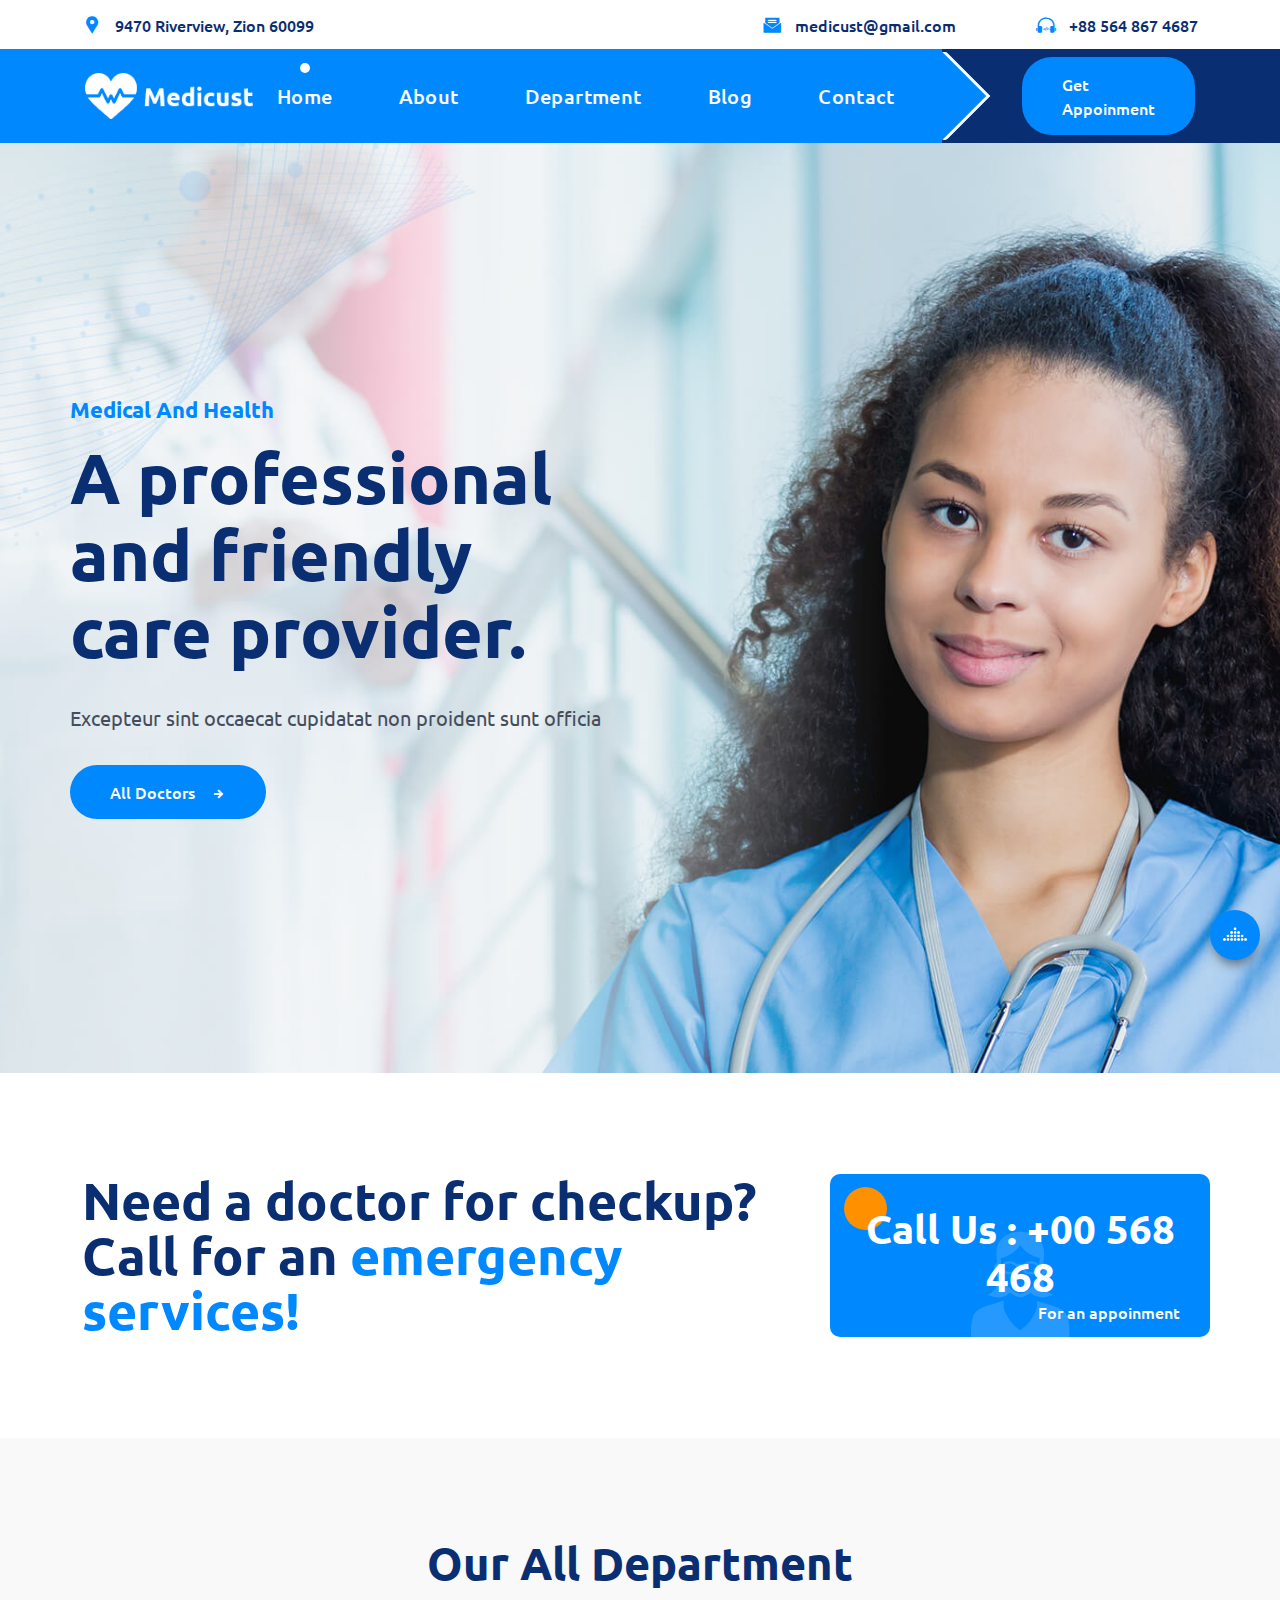
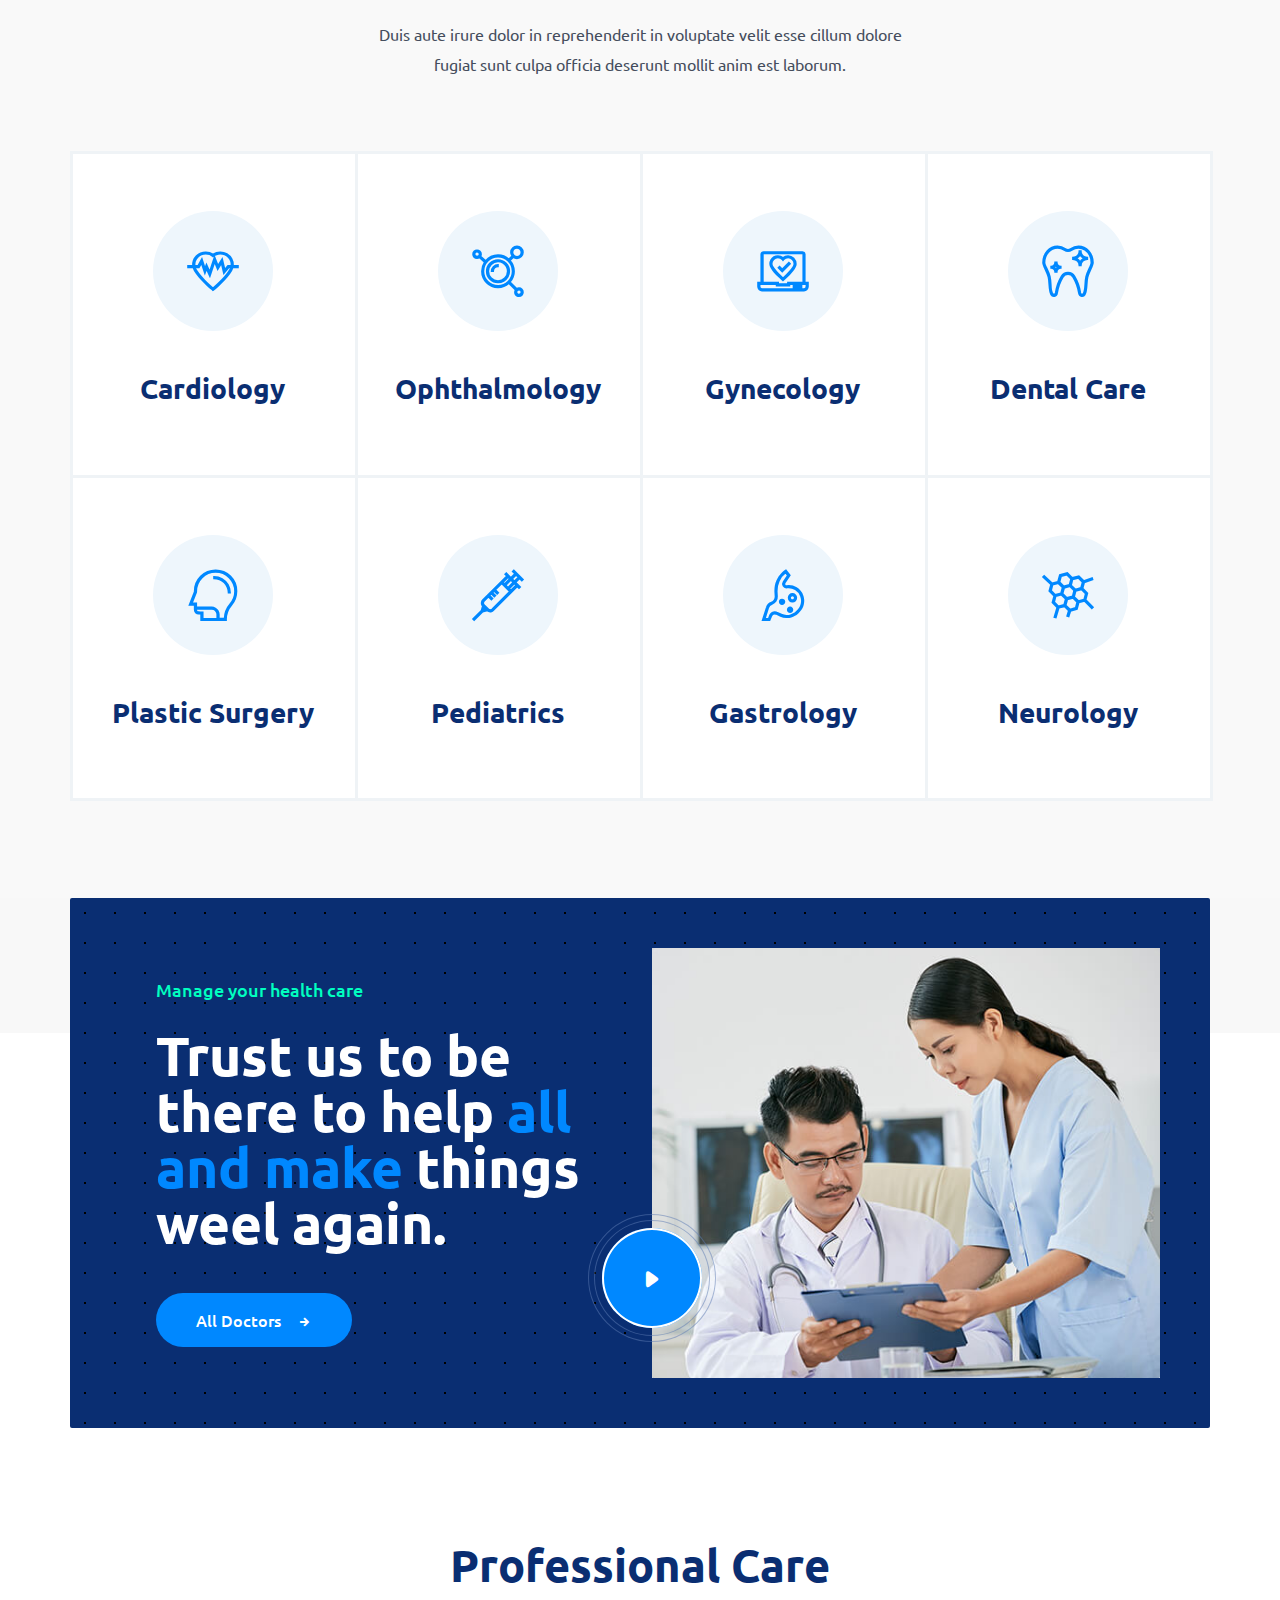
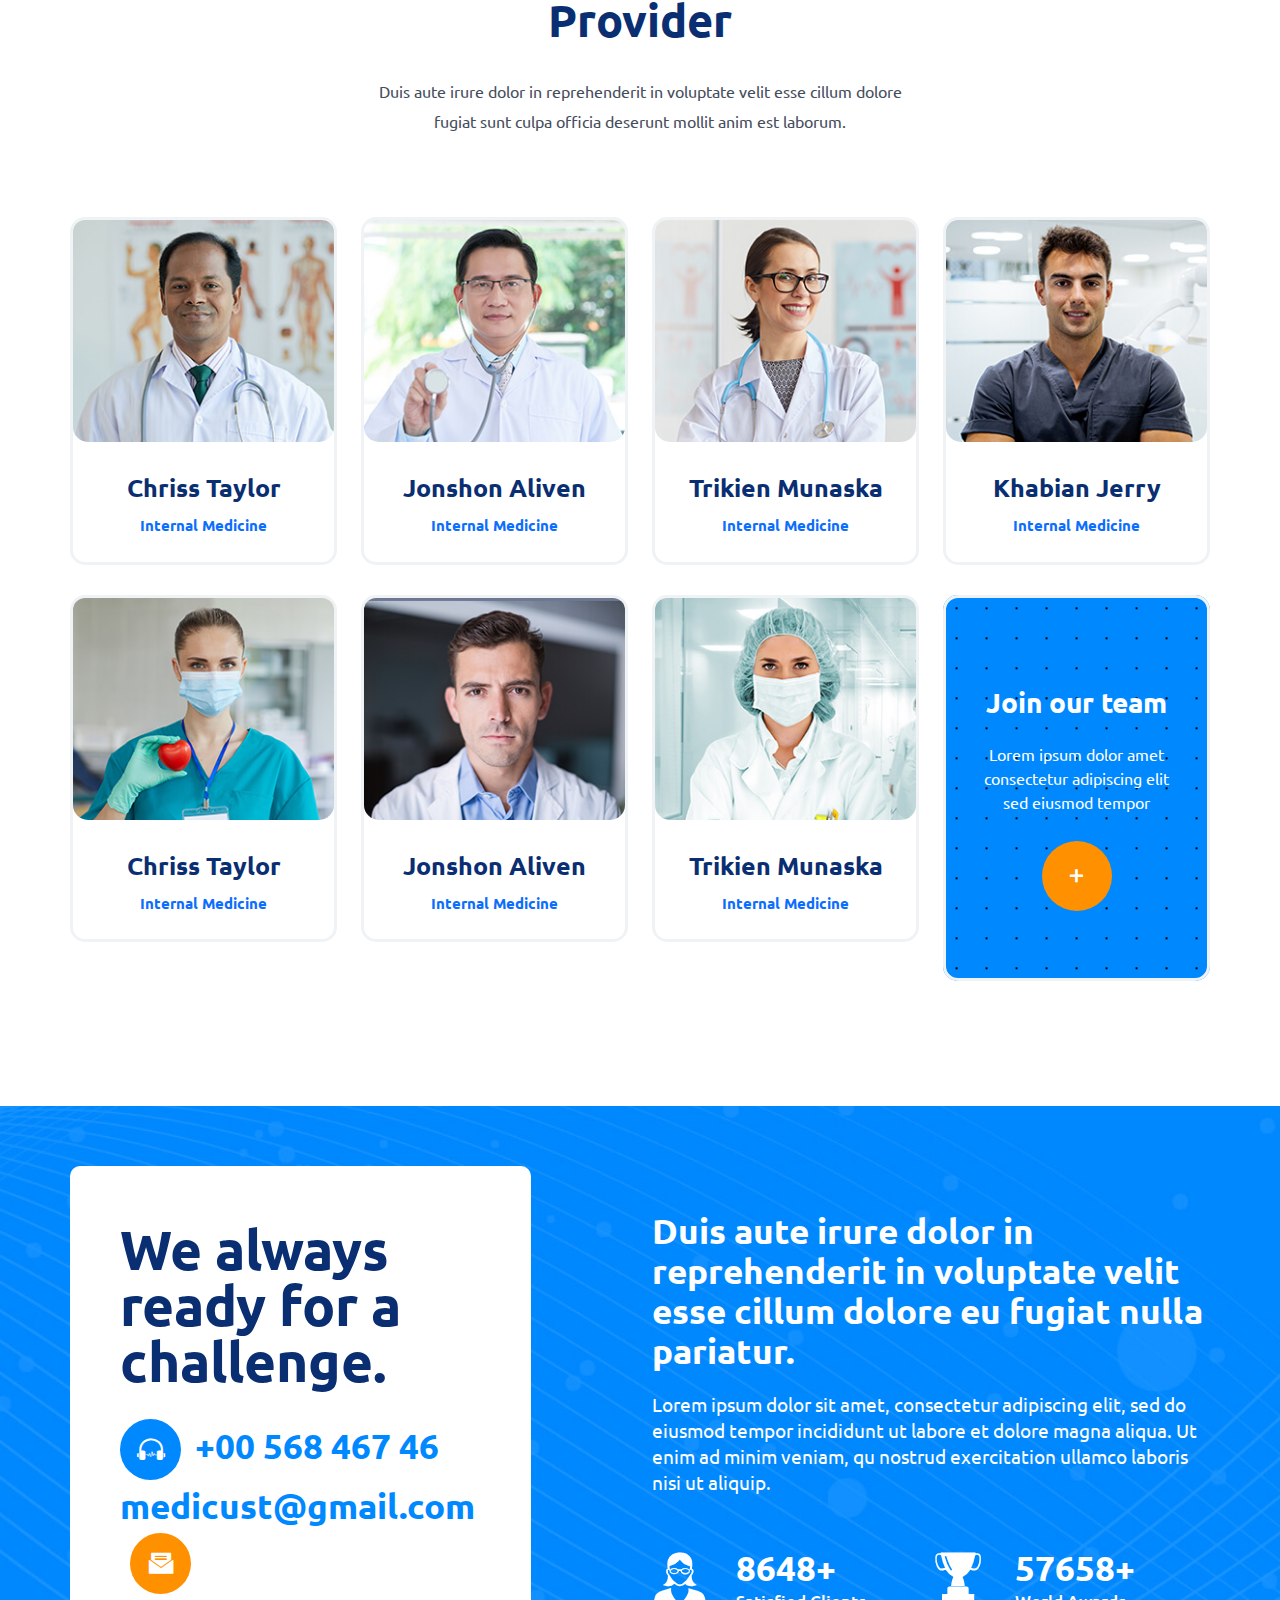
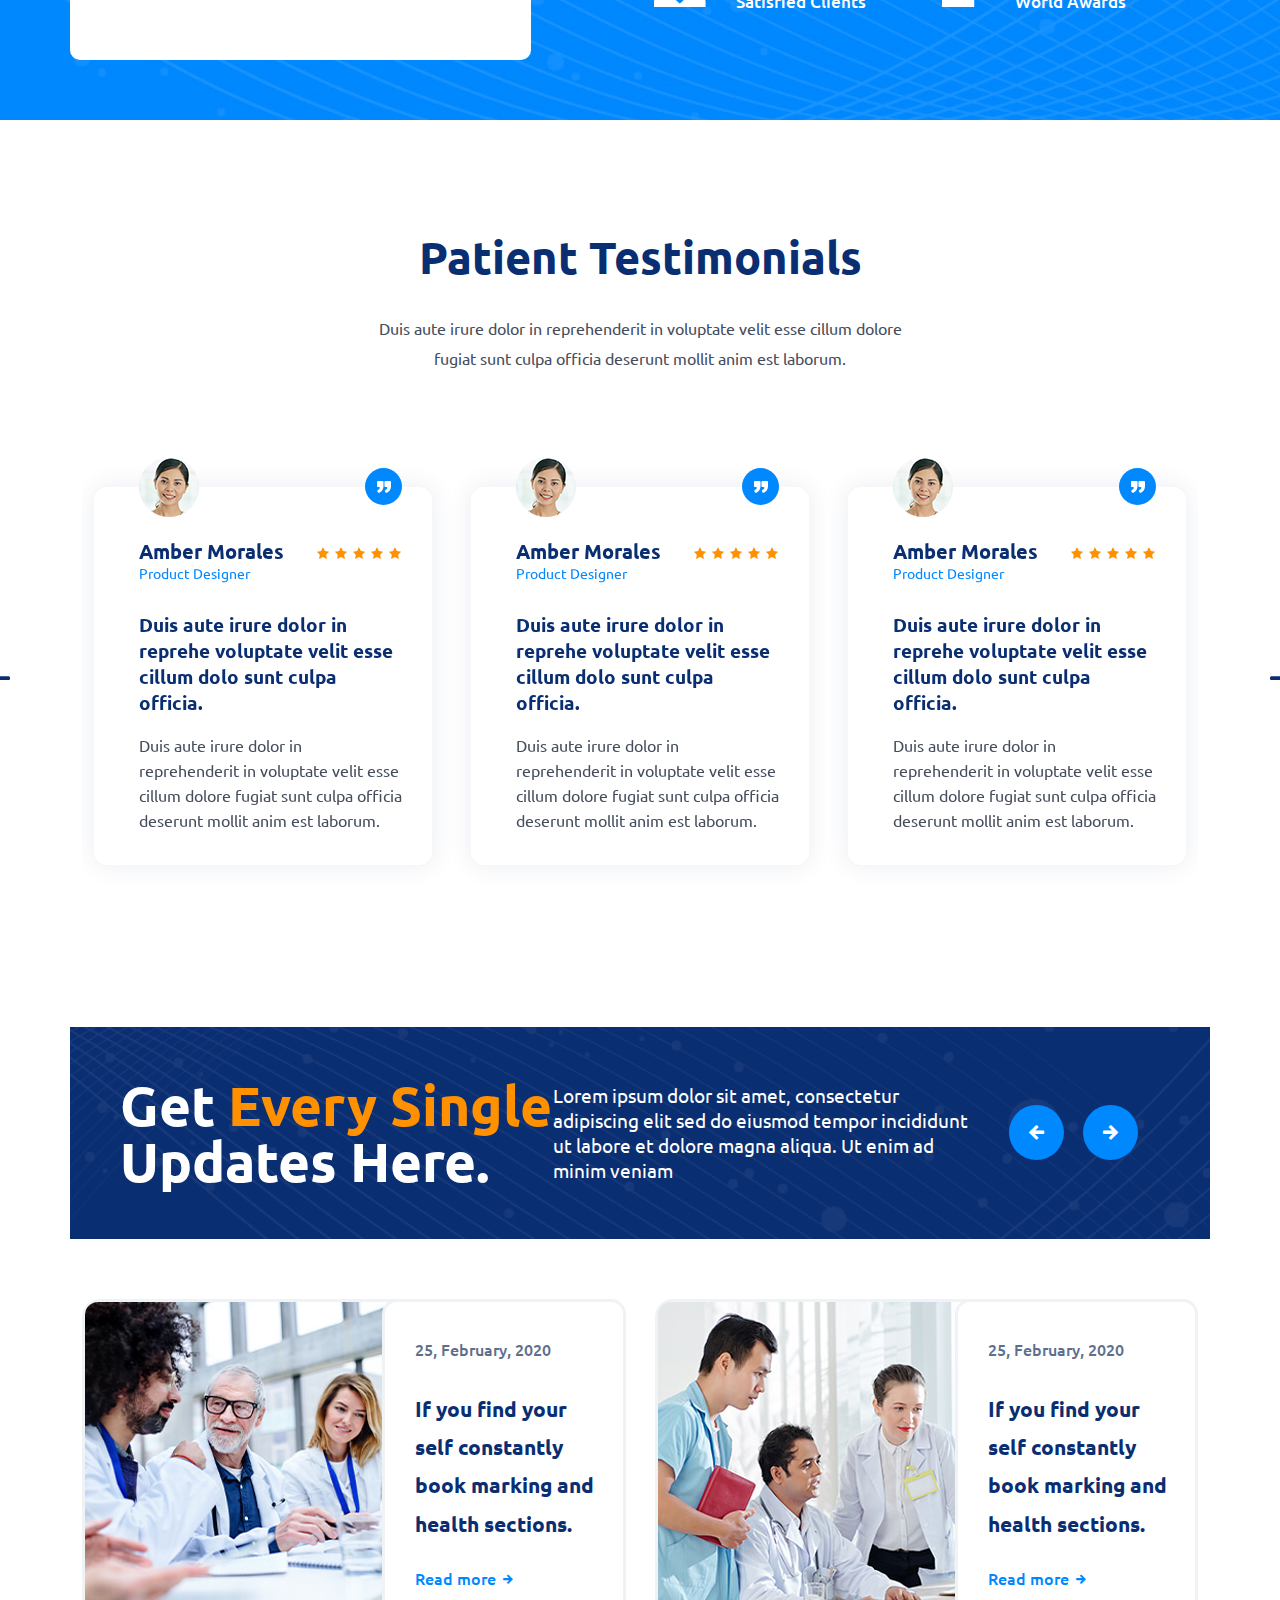
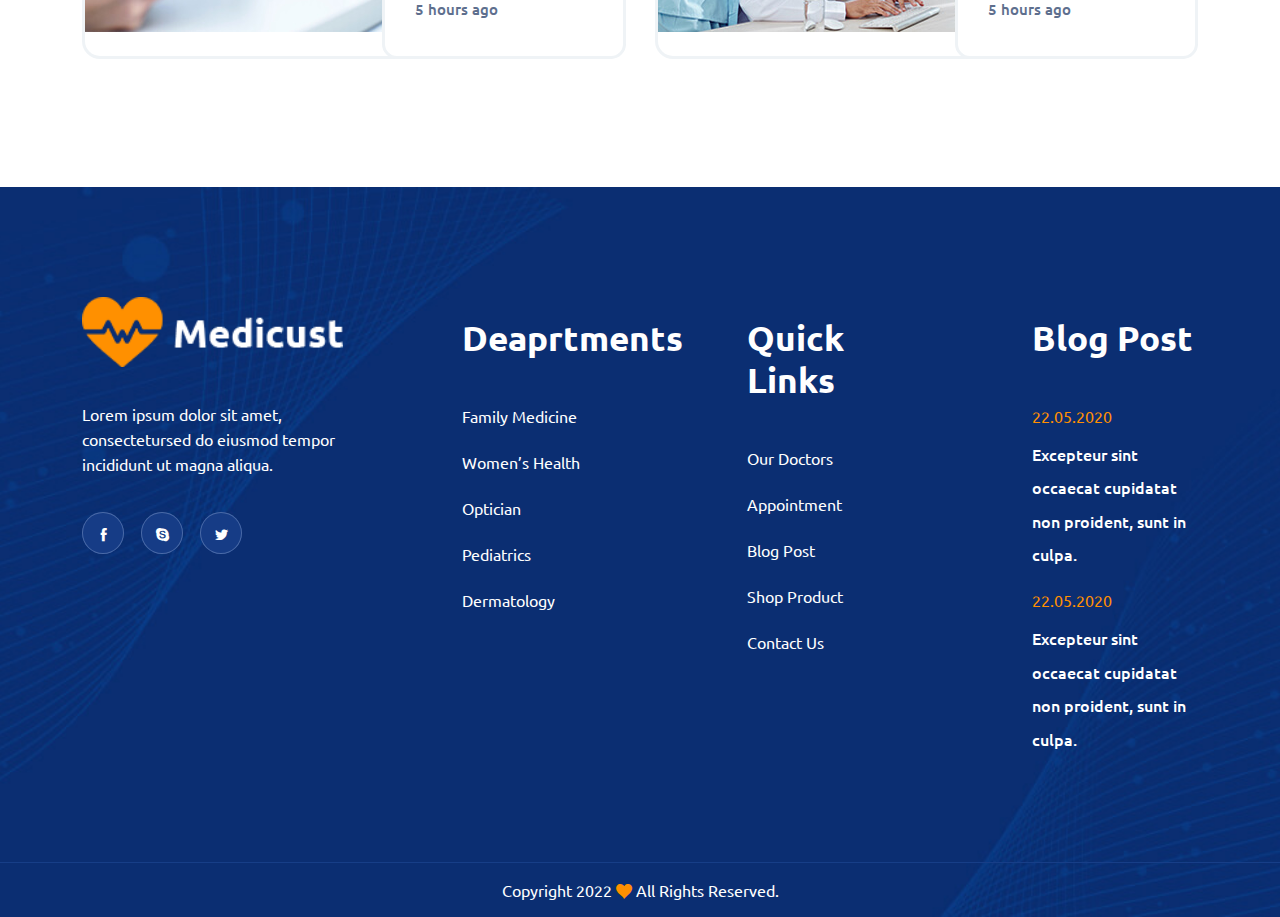
<file: index.html>
<!DOCTYPE html>
<html lang="en">

<head>
    <meta charset="UTF-8" />
    <meta http-equiv="X-UA-Compatible" content="IE=edge" />
    <meta name="viewport" content="width=device-width, initial-scale=1.0" />
    <title>Medicust - Health and Medical</title>
    <!-- Favicon -->
    <link rel="shortcut icon" href="img/favicon.png" />
    <!-- Google Font -->
    <link rel="preconnect" href="https://fonts.googleapis.com" />
    <link rel="preconnect" href="https://fonts.gstatic.com" crossorigin />
    <link href="https://fonts.googleapis.com/css2?family=Ubuntu:wght@300;400;500;700&display=swap" rel="stylesheet" />
    <!-- Bootstrap CSS -->
    <link rel="stylesheet" href="css/bootstrap.min.css" />
    <!-- FlatIcon CSS -->
    <link rel="stylesheet" href="css/flaticon.css" />
    <!-- IconFont CSS -->
    <link rel="stylesheet" href="css/icofont.min.css" />
    <!-- Animate CSS -->
    <link rel="stylesheet" href="css/animate.css" />
    <!-- Owl Carousel CSS -->
    <link rel="stylesheet" href="css/owl.carousel.css" />
    <!-- Hamburgers CSS -->
    <link rel="stylesheet" href="css/hamburgers.min.css" />
    <!-- Custom CSS -->
    <link rel="stylesheet" href="css/style.css" />
    <link rel="stylesheet" href="css/responsive.css" />
</head>

<body>
    <!-- ==========================
        Topbar Start
    =========================== -->
    <div class="topbar d-none d-md-block">
        <div class="container-xl">
            <div class="row justify-content-center align-items-center">
                <div class="col-sm-5">
                    <p class="topbar-text">
                        <i class="icofont-google-map"></i>
                        <span>9470 Riverview, Zion 60099</span>
                    </p>
                </div>
                <div class="col-sm-7 text-end">
                    <p class="topbar-text d-inline-block">
                        <i class="icofont-envelope-open"></i>
                        <span>medicust@gmail.com</span>
                    </p>
                    <p class="topbar-text d-inline-block">
                        <i class="icofont-headphone-alt-1"></i>
                        <span>+88 564 867 4687</span>
                    </p>
                </div>
            </div>
        </div>
    </div>
    <!-- ==========================
        Topbar End
    =========================== -->

    <!-- ==========================
        Header Section Start
    =========================== -->
    <header class="sticky-md-top">
        <!-- ==========================
            Navbar Start
        =========================== -->
        <nav class="navbar navbar-expand-lg bg1 main-navbar py-0 sticky-md-top">
            <div class="container-xl px-lg-15">
                <a class="navbar-brand" href="index.html"><img src="img/logo.png" alt="Site Logo" /></a>
                <button class="navbar-toggler" type="button" data-bs-toggle="collapse" data-bs-target="#navbarSupportedContent" aria-controls="navbarSupportedContent" aria-expanded="false" aria-label="Toggle navigation">
                    <span class="navbar-toggler-icon"></span>
                </button>
                <div class="collapse navbar-collapse main-menu" id="navbarSupportedContent">
                    <ul class="navbar-nav ms-auto mb-2 mb-lg-0">
                        <li class="nav-item active">
                            <a class="nav-link" aria-current="page" href="index.html">Home</a>
                        </li>
                        <li class="nav-item">
                            <a class="nav-link" href="about.html">About</a>
                        </li>
                        <li class="nav-item">
                            <a class="nav-link" href="service-single.html">Department</a>
                        </li>
                        <li class="nav-item">
                            <a class="nav-link" href="blog.html">Blog</a>
                        </li>
                        <li class="nav-item">
                            <a class="nav-link" href="contact.html">Contact</a>
                        </li>
                    </ul>
                    <span class="navbar-text">
                        <a href="contact.html" class="cus-btn">Get Appoinment</a>
                    </span>
                </div>
            </div>
        </nav>
        <!-- ==========================
            Navbar End
        =========================== -->
    </header>
    <!-- ==========================
        Header Section End
    =========================== -->

    <!-- ==========================
        Hero Section Start
    =========================== -->

    <section id="hero-sec">
        <div class="container-lg h-100 px-lg-0">
            <div class="row h-100 justify-content-lg-start align-items-center">
                <div class="col-xl-6 col-lg-8">
                    <div class="content">
                        <h3>Medical And Health</h3>
                        <h2>A professional and friendly care provider.</h2>
                        <p>Excepteur sint occaecat cupidatat non proident sunt officia</p>
                        <a href="#" class="cus-btn">
                            All Doctors <i class="icofont-arrow-right"></i>
                        </a>
                    </div>
                </div>
            </div>
        </div>
    </section>

    <!-- ==========================
        Hero Section End           
    =========================== -->

    <!-- ==========================
        Call-Top-Action Section Start
    =========================== -->

    <section id="cta-sec">
        <div class="container">
            <div class="row align-items-center justify-content-xl-between justify-content-center">
                <div class="col-xl-8">
                    <span>
                        <h2>
                            Need a doctor for checkup? Call for an
                            <span class="c1">emergency services!</span>
                    </h2>
                    </span>
                </div>
                <div class="col-xl-4 px-xl-0">
                    <div class="action text-white text-center">
                        <h2>Call Us : +00 568 468</h2>
                        <p class="text-xl-end text-center">For an appoinment</p>
                        <i class="icofont-woman-in-glasses"></i>
                    </div>
                </div>
            </div>
        </div>
    </section>

    <!-- ==========================
        Call-To-Action Section End
    =========================== -->

    <!-- ==========================
        Service Section Start
    =========================== -->
    <section id="service-sec">
        <div class="container">
            <div class="row justify-content-center">
                <div class="sec-header text-center col-lg-8 col-xl-6">
                    <h2>Our All Department</h2>
                    <p>
                        Duis aute irure dolor in reprehenderit in voluptate velit esse cillum dolore fugiat sunt culpa officia deserunt mollit anim est laborum.
                    </p>
                </div>
            </div>
        </div>

        <div class="container-xl px-xl-0">
            <div class="row justify-content-center g-0">
                <div class="col-lg-3 col-md-4 col-sm-6">
                    <div class="service-card">
                        <i class="flaticon-060-cardiogram-4"></i>
                        <h2>Cardiology</h2>
                    </div>
                </div>
                <div class="col-lg-3 col-md-4 col-sm-6">
                    <div class="service-card">
                        <i class="flaticon-045-molecule"></i>
                        <h2>Ophthalmology</h2>
                    </div>
                </div>
                <div class="col-lg-3 col-md-4 col-sm-6">
                    <div class="service-card">
                        <i class="flaticon-124-laptop"></i>
                        <h2>Gynecology</h2>
                    </div>
                </div>
                <div class="col-lg-3 col-md-4 col-sm-6">
                    <div class="service-card">
                        <i class="flaticon-143-teeth"></i>
                        <h2>Dental Care</h2>
                    </div>
                </div>
                <div class="col-lg-3 col-md-4 col-sm-6">
                    <div class="service-card">
                        <i class="flaticon-047-head"></i>
                        <h2>Plastic Surgery</h2>
                    </div>
                </div>
                <div class="col-lg-3 col-md-4 col-sm-6">
                    <div class="service-card">
                        <i class="flaticon-109-injection"></i>
                        <h2>Pediatrics</h2>
                    </div>
                </div>
                <div class="col-lg-3 col-md-4 col-sm-6">
                    <div class="service-card">
                        <i class="flaticon-027-stomach"></i>
                        <h2>Gastrology</h2>
                    </div>
                </div>
                <div class="col-lg-3 col-md-4 col-sm-6">
                    <div class="service-card">
                        <i class="flaticon-017-molecules"></i>
                        <h2>Neurology</h2>
                    </div>
                </div>
            </div>
        </div>
    </section>
    <!-- ==========================
        Service Section End
    =========================== -->

    <!-- ==========================
        Video Section Start
    =========================== -->

    <section id="video-sec">
        <div class="container-xl px-xl-0">
            <div class="content">
                <div class="row align-items-center">
                    <div class="col-lg-6 order-lg-2 order-1">
                        <div class="video-poster">
                            <img src="img/video.jpg" alt="Video Poster" />
                            <a href="#" class="play-btn" data-bs-toggle="modal" data-bs-target="#popup_video">
                                <i class="icofont-ui-play text-white"></i>
                            </a>
                        </div>
                    </div>

                    <div class="col-lg-6 px-xl-5 order-lg-1 order-2">
                        <span>
                            <h3>Manage your health care</h3>
                            <h2>
                                Trust us to be there to help <span>all and make</span> things weel again.
                        </h2>
                        <a href="#" class="cus-btn">
                                All Doctors <i class="icofont-arrow-right"></i>
                            </a>
                        </span>
                    </div>
                </div>
            </div>
        </div>
    </section>

    <!-- ==========================
        Video Section End
    =========================== -->

    <!-- ==========================
        Team Section Start
    =========================== -->

    <section id="team-sec">
        <div class="container">
            <div class="row justify-content-center">
                <div class="sec-header text-center col-lg-8 col-xl-6">
                    <h2>Professional Care Provider</h2>
                    <p>
                        Duis aute irure dolor in reprehenderit in voluptate velit esse cillum dolore fugiat sunt culpa officia deserunt mollit anim est laborum.
                    </p>
                </div>
            </div>
        </div>
        <div class="container-lg px-lg-0">
            <div class="row justify-content-center">
                <div class="col-xl-3 col-md-4 col-sm-6">
                    <div class="team-member">
                        <div class="member-photo">
                            <img src="img/team/01.jpg" alt="Team Member Photo" />
                        </div>
                        <h2><a href="#">Chriss Taylor</a></h2>
                        <p><a href="#">Internal Medicine</a></p>
                    </div>
                </div>
                <div class="col-xl-3 col-md-4 col-sm-6">
                    <div class="team-member">
                        <div class="member-photo">
                            <img src="img/team/02.jpg" alt="Team Member Photo" />
                        </div>
                        <h2><a href="#">Jonshon Aliven</a></h2>
                        <p><a href="#">Internal Medicine</a></p>
                    </div>
                </div>
                <div class="col-xl-3 col-md-4 col-sm-6">
                    <div class="team-member">
                        <div class="member-photo">
                            <img src="img/team/03.jpg" alt="Team Member Photo" />
                        </div>
                        <h2><a href="#">Trikien Munaska</a></h2>
                        <p><a href="#">Internal Medicine</a></p>
                    </div>
                </div>
                <div class="col-xl-3 col-md-4 col-sm-6">
                    <div class="team-member">
                        <div class="member-photo">
                            <img src="img/team/04.jpg" alt="Team Member Photo" />
                        </div>
                        <h2><a href="#">Khabian Jerry</a></h2>
                        <p><a href="#">Internal Medicine</a></p>
                    </div>
                </div>
                <div class="col-xl-3 col-md-4 col-sm-6">
                    <div class="team-member">
                        <div class="member-photo">
                            <img src="img/team/05.jpg" alt="Team Member Photo" />
                        </div>
                        <h2><a href="#">Chriss Taylor</a></h2>
                        <p><a href="#">Internal Medicine</a></p>
                    </div>
                </div>
                <div class="col-xl-3 col-md-4 col-sm-6">
                    <div class="team-member">
                        <div class="member-photo">
                            <img src="img/team/06.jpg" alt="Team Member Photo" />
                        </div>
                        <h2><a href="#">Jonshon Aliven</a></h2>
                        <p><a href="#">Internal Medicine</a></p>
                    </div>
                </div>
                <div class="col-xl-3 col-md-4 col-sm-6">
                    <div class="team-member">
                        <div class="member-photo">
                            <img src="img/team/07.jpg" alt="Team Member Photo" />
                        </div>
                        <h2><a href="#">Trikien Munaska</a></h2>
                        <p><a href="#">Internal Medicine</a></p>
                    </div>
                </div>
                <div class="col-xl-3 col-md-4 col-sm-6">
                    <div class="team-member join-team">
                        <h2>Join our team</h2>
                        <p>
                            Lorem ipsum dolor amet consectetur adipiscing elit sed eiusmod tempor
                        </p>
                        <a href="#">
                            <i class="icofont-plus"></i>
                        </a>
                    </div>
                </div>
            </div>
        </div>
    </section>

    <!-- ==========================
        Team Section End
    =========================== -->

    <!-- ==========================
        Facts Section Start
    =========================== -->

    <section id="facts-sec">
        <div class="container-xl px-xl-0">
            <div class="row justify-content-lg-between align-items-center">
                <div class="col-xl-5 col-lg-6 pr-xl-0">
                    <div class="contact-info">
                        <h2>We always ready for a challenge.</h2>
                        <ul>
                            <li>
                                <i class="icofont-headphone-alt-1"></i>
                                <span>+00 568 467 46</span>
                            </li>
                            <li>
                                <span>medicust@gmail.com</span>
                                <i class="icofont-envelope-open"></i>
                            </li>
                        </ul>
                    </div>
                </div>
                <div class="col-lg-6">
                    <div class="facts-area">
                        <h2>
                            Duis aute irure dolor in reprehenderit in voluptate velit esse cillum dolore eu fugiat nulla pariatur.
                        </h2>
                        <p>
                            Lorem ipsum dolor sit amet, consectetur adipiscing elit, sed do eiusmod tempor incididunt ut labore et dolore magna aliqua. Ut enim ad minim veniam, qu nostrud exercitation ullamco laboris nisi ut aliquip.
                        </p>
                        <ul class="clearfix">
                            <li>
                                <i class="icofont-woman-in-glasses"></i>
                                <div class="fact">
                                    <h3 class="counter">8648</h3>
                                    <p>Satisfied Clients</p>
                                </div>
                            </li>
                            <li>
                                <i class="icofont-award"></i>
                                <div class="fact">
                                    <h3 class="counter">57658</h3>
                                    <p>World Awards</p>
                                </div>
                            </li>
                        </ul>
                    </div>
                </div>
            </div>
        </div>
    </section>

    <!-- ==========================
        Facts Section End
    =========================== -->

    <!-- ==========================
        Testimonial Section Start
    =========================== -->

    <section id="testimonial-sec">
        <div class="container">
            <div class="row justify-content-center">
                <div class="sec-header text-center col-lg-6">
                    <h2>Patient Testimonials</h2>
                    <p>
                        Duis aute irure dolor in reprehenderit in voluptate velit esse cillum dolore fugiat sunt culpa officia deserunt mollit anim est laborum.
                    </p>
                </div>
            </div>
        </div>
        <div class="container">
            <div class="row">
                <div class="testimonial owl-carousel">
                    <div class="testimonial-item">
                        <div class="d-flex justify-content-between align-items-center header">
                            <div class="reviewer-photo">
                                <img src="img/testimony/01.jpg" alt="Reviewer Name" />
                            </div>
                            <i class="icofont-quote-right"></i>
                        </div>
                        <div class="d-flex justify-content-between reviewer">
                            <div class="reviewer-detail">
                                <h2>Amber Morales</h2>
                                <p>Product Designer</p>
                            </div>
                            <div class="ratings">
                                <i class="icofont-star"></i>
                                <i class="icofont-star"></i>
                                <i class="icofont-star"></i>
                                <i class="icofont-star"></i>
                                <i class="icofont-star"></i>
                            </div>
                        </div>
                        <h2>
                            Duis aute irure dolor in reprehe voluptate velit esse cillum dolo sunt culpa officia.
                        </h2>
                        <p>
                            Duis aute irure dolor in reprehenderit in voluptate velit esse cillum dolore fugiat sunt culpa officia deserunt mollit anim est laborum.
                        </p>
                    </div>
                    <div class="testimonial-item">
                        <div class="d-flex justify-content-between align-items-center header">
                            <div class="reviewer-photo">
                                <img src="img/testimony/01.jpg" alt="Reviewer Name" />
                            </div>
                            <i class="icofont-quote-right"></i>
                        </div>
                        <div class="d-flex justify-content-between reviewer">
                            <div class="reviewer-detail">
                                <h2>Amber Morales</h2>
                                <p>Product Designer</p>
                            </div>
                            <div class="ratings">
                                <i class="icofont-star"></i>
                                <i class="icofont-star"></i>
                                <i class="icofont-star"></i>
                                <i class="icofont-star"></i>
                                <i class="icofont-star"></i>
                            </div>
                        </div>
                        <h2>
                            Duis aute irure dolor in reprehe voluptate velit esse cillum dolo sunt culpa officia.
                        </h2>
                        <p>
                            Duis aute irure dolor in reprehenderit in voluptate velit esse cillum dolore fugiat sunt culpa officia deserunt mollit anim est laborum.
                        </p>
                    </div>
                    <div class="testimonial-item">
                        <div class="d-flex justify-content-between align-items-center header">
                            <div class="reviewer-photo">
                                <img src="img/testimony/01.jpg" alt="Reviewer Name" />
                            </div>
                            <i class="icofont-quote-right"></i>
                        </div>
                        <div class="d-flex justify-content-between reviewer">
                            <div class="reviewer-detail">
                                <h2>Amber Morales</h2>
                                <p>Product Designer</p>
                            </div>
                            <div class="ratings">
                                <i class="icofont-star"></i>
                                <i class="icofont-star"></i>
                                <i class="icofont-star"></i>
                                <i class="icofont-star"></i>
                                <i class="icofont-star"></i>
                            </div>
                        </div>
                        <h2>
                            Duis aute irure dolor in reprehe voluptate velit esse cillum dolo sunt culpa officia.
                        </h2>
                        <p>
                            Duis aute irure dolor in reprehenderit in voluptate velit esse cillum dolore fugiat sunt culpa officia deserunt mollit anim est laborum.
                        </p>
                    </div>
                    <div class="testimonial-item">
                        <div class="d-flex justify-content-between align-items-center header">
                            <div class="reviewer-photo">
                                <img src="img/testimony/01.jpg" alt="Reviewer Name" />
                            </div>
                            <i class="icofont-quote-right"></i>
                        </div>
                        <div class="d-flex justify-content-between reviewer">
                            <div class="reviewer-detail">
                                <h2>Amber Morales</h2>
                                <p>Product Designer</p>
                            </div>
                            <div class="ratings">
                                <i class="icofont-star"></i>
                                <i class="icofont-star"></i>
                                <i class="icofont-star"></i>
                                <i class="icofont-star"></i>
                                <i class="icofont-star"></i>
                            </div>
                        </div>
                        <h2>
                            Duis aute irure dolor in reprehe voluptate velit esse cillum dolo sunt culpa officia.
                        </h2>
                        <p>
                            Duis aute irure dolor in reprehenderit in voluptate velit esse cillum dolore fugiat sunt culpa officia deserunt mollit anim est laborum.
                        </p>
                    </div>
                    <div class="testimonial-item">
                        <div class="d-flex justify-content-between align-items-center header">
                            <div class="reviewer-photo">
                                <img src="img/testimony/01.jpg" alt="Reviewer Name" />
                            </div>
                            <i class="icofont-quote-right"></i>
                        </div>
                        <div class="d-flex justify-content-between reviewer">
                            <div class="reviewer-detail">
                                <h2>Amber Morales</h2>
                                <p>Product Designer</p>
                            </div>
                            <div class="ratings">
                                <i class="icofont-star"></i>
                                <i class="icofont-star"></i>
                                <i class="icofont-star"></i>
                                <i class="icofont-star"></i>
                                <i class="icofont-star"></i>
                            </div>
                        </div>
                        <h2>
                            Duis aute irure dolor in reprehe voluptate velit esse cillum dolo sunt culpa officia.
                        </h2>
                        <p>
                            Duis aute irure dolor in reprehenderit in voluptate velit esse cillum dolore fugiat sunt culpa officia deserunt mollit anim est laborum.
                        </p>
                    </div>
                    <div class="testimonial-item">
                        <div class="d-flex justify-content-between align-items-center header">
                            <div class="reviewer-photo">
                                <img src="img/testimony/01.jpg" alt="Reviewer Name" />
                            </div>
                            <i class="icofont-quote-right"></i>
                        </div>
                        <div class="d-flex justify-content-between reviewer">
                            <div class="reviewer-detail">
                                <h2>Amber Morales</h2>
                                <p>Product Designer</p>
                            </div>
                            <div class="ratings">
                                <i class="icofont-star"></i>
                                <i class="icofont-star"></i>
                                <i class="icofont-star"></i>
                                <i class="icofont-star"></i>
                                <i class="icofont-star"></i>
                            </div>
                        </div>
                        <h2>
                            Duis aute irure dolor in reprehe voluptate velit esse cillum dolo sunt culpa officia.
                        </h2>
                        <p>
                            Duis aute irure dolor in reprehenderit in voluptate velit esse cillum dolore fugiat sunt culpa officia deserunt mollit anim est laborum.
                        </p>
                    </div>
                    <div class="testimonial-item">
                        <div class="d-flex justify-content-between align-items-center header">
                            <div class="reviewer-photo">
                                <img src="img/testimony/01.jpg" alt="Reviewer Name" />
                            </div>
                            <i class="icofont-quote-right"></i>
                        </div>
                        <div class="d-flex justify-content-between reviewer">
                            <div class="reviewer-detail">
                                <h2>Amber Morales</h2>
                                <p>Product Designer</p>
                            </div>
                            <div class="ratings">
                                <i class="icofont-star"></i>
                                <i class="icofont-star"></i>
                                <i class="icofont-star"></i>
                                <i class="icofont-star"></i>
                                <i class="icofont-star"></i>
                            </div>
                        </div>
                        <h2>
                            Duis aute irure dolor in reprehe voluptate velit esse cillum dolo sunt culpa officia.
                        </h2>
                        <p>
                            Duis aute irure dolor in reprehenderit in voluptate velit esse cillum dolore fugiat sunt culpa officia deserunt mollit anim est laborum.
                        </p>
                    </div>
                    <div class="testimonial-item">
                        <div class="d-flex justify-content-between align-items-center header">
                            <div class="reviewer-photo">
                                <img src="img/testimony/01.jpg" alt="Reviewer Name" />
                            </div>
                            <i class="icofont-quote-right"></i>
                        </div>
                        <div class="d-flex justify-content-between reviewer">
                            <div class="reviewer-detail">
                                <h2>Amber Morales</h2>
                                <p>Product Designer</p>
                            </div>
                            <div class="ratings">
                                <i class="icofont-star"></i>
                                <i class="icofont-star"></i>
                                <i class="icofont-star"></i>
                                <i class="icofont-star"></i>
                                <i class="icofont-star"></i>
                            </div>
                        </div>
                        <h2>
                            Duis aute irure dolor in reprehe voluptate velit esse cillum dolo sunt culpa officia.
                        </h2>
                        <p>
                            Duis aute irure dolor in reprehenderit in voluptate velit esse cillum dolore fugiat sunt culpa officia deserunt mollit anim est laborum.
                        </p>
                    </div>
                    <div class="testimonial-item">
                        <div class="d-flex justify-content-between align-items-center header">
                            <div class="reviewer-photo">
                                <img src="img/testimony/01.jpg" alt="Reviewer Name" />
                            </div>
                            <i class="icofont-quote-right"></i>
                        </div>
                        <div class="d-flex justify-content-between reviewer">
                            <div class="reviewer-detail">
                                <h2>Amber Morales</h2>
                                <p>Product Designer</p>
                            </div>
                            <div class="ratings">
                                <i class="icofont-star"></i>
                                <i class="icofont-star"></i>
                                <i class="icofont-star"></i>
                                <i class="icofont-star"></i>
                                <i class="icofont-star"></i>
                            </div>
                        </div>
                        <h2>
                            Duis aute irure dolor in reprehe voluptate velit esse cillum dolo sunt culpa officia.
                        </h2>
                        <p>
                            Duis aute irure dolor in reprehenderit in voluptate velit esse cillum dolore fugiat sunt culpa officia deserunt mollit anim est laborum.
                        </p>
                    </div>
                    <div class="testimonial-item">
                        <div class="d-flex justify-content-between align-items-center header">
                            <div class="reviewer-photo">
                                <img src="img/testimony/01.jpg" alt="Reviewer Name" />
                            </div>
                            <i class="icofont-quote-right"></i>
                        </div>
                        <div class="d-flex justify-content-between reviewer">
                            <div class="reviewer-detail">
                                <h2>Amber Morales</h2>
                                <p>Product Designer</p>
                            </div>
                            <div class="ratings">
                                <i class="icofont-star"></i>
                                <i class="icofont-star"></i>
                                <i class="icofont-star"></i>
                                <i class="icofont-star"></i>
                                <i class="icofont-star"></i>
                            </div>
                        </div>
                        <h2>
                            Duis aute irure dolor in reprehe voluptate velit esse cillum dolo sunt culpa officia.
                        </h2>
                        <p>
                            Duis aute irure dolor in reprehenderit in voluptate velit esse cillum dolore fugiat sunt culpa officia deserunt mollit anim est laborum.
                        </p>
                    </div>
                    <div class="testimonial-item">
                        <div class="d-flex justify-content-between align-items-center header">
                            <div class="reviewer-photo">
                                <img src="img/testimony/01.jpg" alt="Reviewer Name" />
                            </div>
                            <i class="icofont-quote-right"></i>
                        </div>
                        <div class="d-flex justify-content-between reviewer">
                            <div class="reviewer-detail">
                                <h2>Amber Morales</h2>
                                <p>Product Designer</p>
                            </div>
                            <div class="ratings">
                                <i class="icofont-star"></i>
                                <i class="icofont-star"></i>
                                <i class="icofont-star"></i>
                                <i class="icofont-star"></i>
                                <i class="icofont-star"></i>
                            </div>
                        </div>
                        <h2>
                            Duis aute irure dolor in reprehe voluptate velit esse cillum dolo sunt culpa officia.
                        </h2>
                        <p>
                            Duis aute irure dolor in reprehenderit in voluptate velit esse cillum dolore fugiat sunt culpa officia deserunt mollit anim est laborum.
                        </p>
                    </div>
                    <div class="testimonial-item">
                        <div class="d-flex justify-content-between align-items-center header">
                            <div class="reviewer-photo">
                                <img src="img/testimony/01.jpg" alt="Reviewer Name" />
                            </div>
                            <i class="icofont-quote-right"></i>
                        </div>
                        <div class="d-flex justify-content-between reviewer">
                            <div class="reviewer-detail">
                                <h2>Amber Morales</h2>
                                <p>Product Designer</p>
                            </div>
                            <div class="ratings">
                                <i class="icofont-star"></i>
                                <i class="icofont-star"></i>
                                <i class="icofont-star"></i>
                                <i class="icofont-star"></i>
                                <i class="icofont-star"></i>
                            </div>
                        </div>
                        <h2>
                            Duis aute irure dolor in reprehe voluptate velit esse cillum dolo sunt culpa officia.
                        </h2>
                        <p>
                            Duis aute irure dolor in reprehenderit in voluptate velit esse cillum dolore fugiat sunt culpa officia deserunt mollit anim est laborum.
                        </p>
                    </div>
                    <div class="testimonial-item">
                        <div class="d-flex justify-content-between align-items-center header">
                            <div class="reviewer-photo">
                                <img src="img/testimony/01.jpg" alt="Reviewer Name" />
                            </div>
                            <i class="icofont-quote-right"></i>
                        </div>
                        <div class="d-flex justify-content-between reviewer">
                            <div class="reviewer-detail">
                                <h2>Amber Morales</h2>
                                <p>Product Designer</p>
                            </div>
                            <div class="ratings">
                                <i class="icofont-star"></i>
                                <i class="icofont-star"></i>
                                <i class="icofont-star"></i>
                                <i class="icofont-star"></i>
                                <i class="icofont-star"></i>
                            </div>
                        </div>
                        <h2>
                            Duis aute irure dolor in reprehe voluptate velit esse cillum dolo sunt culpa officia.
                        </h2>
                        <p>
                            Duis aute irure dolor in reprehenderit in voluptate velit esse cillum dolore fugiat sunt culpa officia deserunt mollit anim est laborum.
                        </p>
                    </div>
                </div>
            </div>
        </div>
    </section>

    <!-- ==========================
        Testimonial Section End
    =========================== -->

    <!-- ==========================
        Blog Section Start
    =========================== -->

    <section id="blog-sec">
        <div class="container-md px-md-0">
            <div class="d-flex flex-wrap blog-sec-header justify-content-xl-between text-xl-start text-center align-items-center">
                <div class="col-xl-5">
                    <h2>Get <span>Every Single</span> Updates Here.</h2>
                </div>
                <div class="col-xl-5 pl-xl-0">
                    <p>
                        Lorem ipsum dolor sit amet, consectetur adipiscing elit sed do eiusmod tempor incididunt ut labore et dolore magna aliqua. Ut enim ad minim veniam
                    </p>
                </div>
                <div class="col-xl-2 text-end col-12 text-center">
                    <div class="blog-carousel-control">
                        <span class="blog-carousel-nav btn-prev">
                            <i class="icofont-arrow-left"></i>
                        </span>
                        <span class="blog-carousel-nav btn-next">
                            <i class="icofont-arrow-right"></i>
                        </span>
                    </div>
                </div>
            </div>
        </div>
        <div class="container-md px-md-0">
            <div class="row mt-5">
                <div class="blog-carousel owl-carousel">
                    <div class="blog-card d-flex flex-sm-row flex-column">
                        <div class="post_thumbnail">
                            <img src="img/blog/01.jpg" alt="Blog Title" />
                        </div>
                        <div class="blog-card-body">
                            <span class="date">25, February, 2020</span>
                            <h2 class="title">
                                <a href="blog-single.html">If you find your self constantly book marking and health
                                    sections.</a>
                            </h2>
                            <a href="blog-single.html" class="permalink">Read more <i class="icofont-arrow-right"></i></a>
                            <span class="time">5 hours ago</span>
                        </div>
                    </div>
                    <div class="blog-card d-flex flex-sm-row flex-column">
                        <div class="post_thumbnail">
                            <img src="img/blog/02.jpg" alt="Blog Title" />
                        </div>
                        <div class="blog-card-body">
                            <span class="date">25, February, 2020</span>
                            <h2 class="title">
                                <a href="blog-single.html">If you find your self constantly book marking and health
                                    sections.</a>
                            </h2>
                            <a href="blog-single.html" class="permalink">Read more <i class="icofont-arrow-right"></i></a>
                            <span class="time">5 hours ago</span>
                        </div>
                    </div>
                </div>
            </div>
        </div>
    </section>

    <!-- ==========================
        Blog Section End
    =========================== -->


    <!-- ==========================
        Footer Section Start
    =========================== -->

    <footer>
        <div class="container">
            <div class="row justify-content-lg-between">
                <div class="col-lg-3 col-md-6">
                    <div class="footer-col">
                        <a href="index.html">
                            <img src="img/logo-2.png" alt="Footer logo">
                        </a>
                        <p>Lorem ipsum dolor sit amet, consectetursed do eiusmod tempor incididunt ut magna aliqua.</p>
                        <div class="footer-social">
                            <a href="#">
                                <i class="icofont-facebook"></i>
                            </a>
                            <a href="#">
                                <i class="icofont-skype"></i>
                            </a>
                            <a href="#">
                                <i class="icofont-twitter"></i>
                            </a>
                        </div>
                    </div>
                </div>
                <div class="col-xl-2 col-lg-3 col-sm-6">
                    <div class="footer-col">
                        <h2 class="footer-title">Deaprtments</h2>
                        <ul>
                            <li><a href="service-single.html">Family Medicine</a></li>
                            <li><a href="service-single.html">Women’s Health</a></li>
                            <li><a href="service-single.html">Optician</a></li>
                            <li><a href="service-single.html">Pediatrics</a></li>
                            <li><a href="service-single.html">Dermatology</a></li>
                        </ul>
                    </div>
                </div>
                <div class="col-xl-2 col-lg-3 col-sm-6">
                    <div class="footer-col">
                        <h2 class="footer-title">Quick Links</h2>
                        <ul>
                            <li><a href="#">Our Doctors</a></li>
                            <li><a href="contact.html">Appointment</a></li>
                            <li><a href="blog.html">Blog Post</a></li>
                            <li><a href="#">Shop Product</a></li>
                            <li><a href="contact.html">Contact Us</a></li>
                        </ul>
                    </div>
                </div>
                <div class="col-xl-2 col-lg-3 col-md-6 pl-xl-0">
                    <div class="footer-col">
                        <h2 class="footer-title">Blog Post</h2>
                        <div class="footer-blog">
                            <span class="date">22.05.2020</span>
                            <h3>
                                <a href="blog-single.html">Excepteur sint occaecat cupidatat non proident, sunt in culpa.</a>
                            </h3>
                        </div>
                        <div class="footer-blog">
                            <span class="date">22.05.2020</span>
                            <h3>
                                <a href="blog-single.html">Excepteur sint occaecat cupidatat non proident, sunt in culpa.</a>
                            </h3>
                        </div>
                    </div>
                </div>
            </div>
        </div>
        <div class="footer-bottom">
            <p>Copyright 2022 <i class="icofont-heart-alt"></i> All Rights Reserved.</p>
        </div>
    </footer>

    <!-- ==========================
        Footer Section End
    =========================== -->

    <!-- ==========================
        Back-To-Top Start
    =========================== -->
    <div class="back2top bg1 wave">
        <i class="icofont-dotted-up text-white"></i>
    </div>
    <!-- ==========================
        Back-To-Top End
    =========================== -->

    <!-- ==========================
        Modal Start
    =========================== -->

    <div class="modal fade" id="popup_video" tabindex="-1" aria-labelledby="exampleModalLabel" aria-hidden="true">
        <div class="modal-dialog modal-dialog-centered modal-xl">
            <div class="modal-content">
                <div class="modal-body">
                    <iframe width="560" height="315" src="https://www.youtube.com/embed/AloAzcy62LY" title="YouTube video player" frameborder="0" allow="accelerometer; autoplay; clipboard-write; encrypted-media; gyroscope; picture-in-picture" allowfullscreen></iframe>
                </div>
            </div>
        </div>
    </div>
    <!-- ==========================
        Modal End
    =========================== -->

    <!-- jQuery JS -->
    <script src="js/jquery-1.12.4.min.js"></script>
    <!-- Bootstrap JS -->
    <script src="js/bootstrap.bundle.js"></script>
    <!-- Owl Carouse JS -->
    <script src="js/owl.carousel.js"></script>
    <!-- Wow JS -->
    <script src="js/wow.min.js"></script>
    <!-- WayPoints JS -->
    <script src="js/jquery.waypoints.min.js"></script>
    <!-- CounterUp JS -->
    <script src="js/jquery.counterup.min.js"></script>
    <!-- Sticky Side Bar JS -->
    <script src="js/theia-sticky-sidebar.min.js"></script>
    <!-- Smooth Scroll JS -->
    <script src="js/SmoothScroll.js"></script>
    <!-- Main.js -->
    <script src="js/main.js"></script>
</body>

</html>
</file>
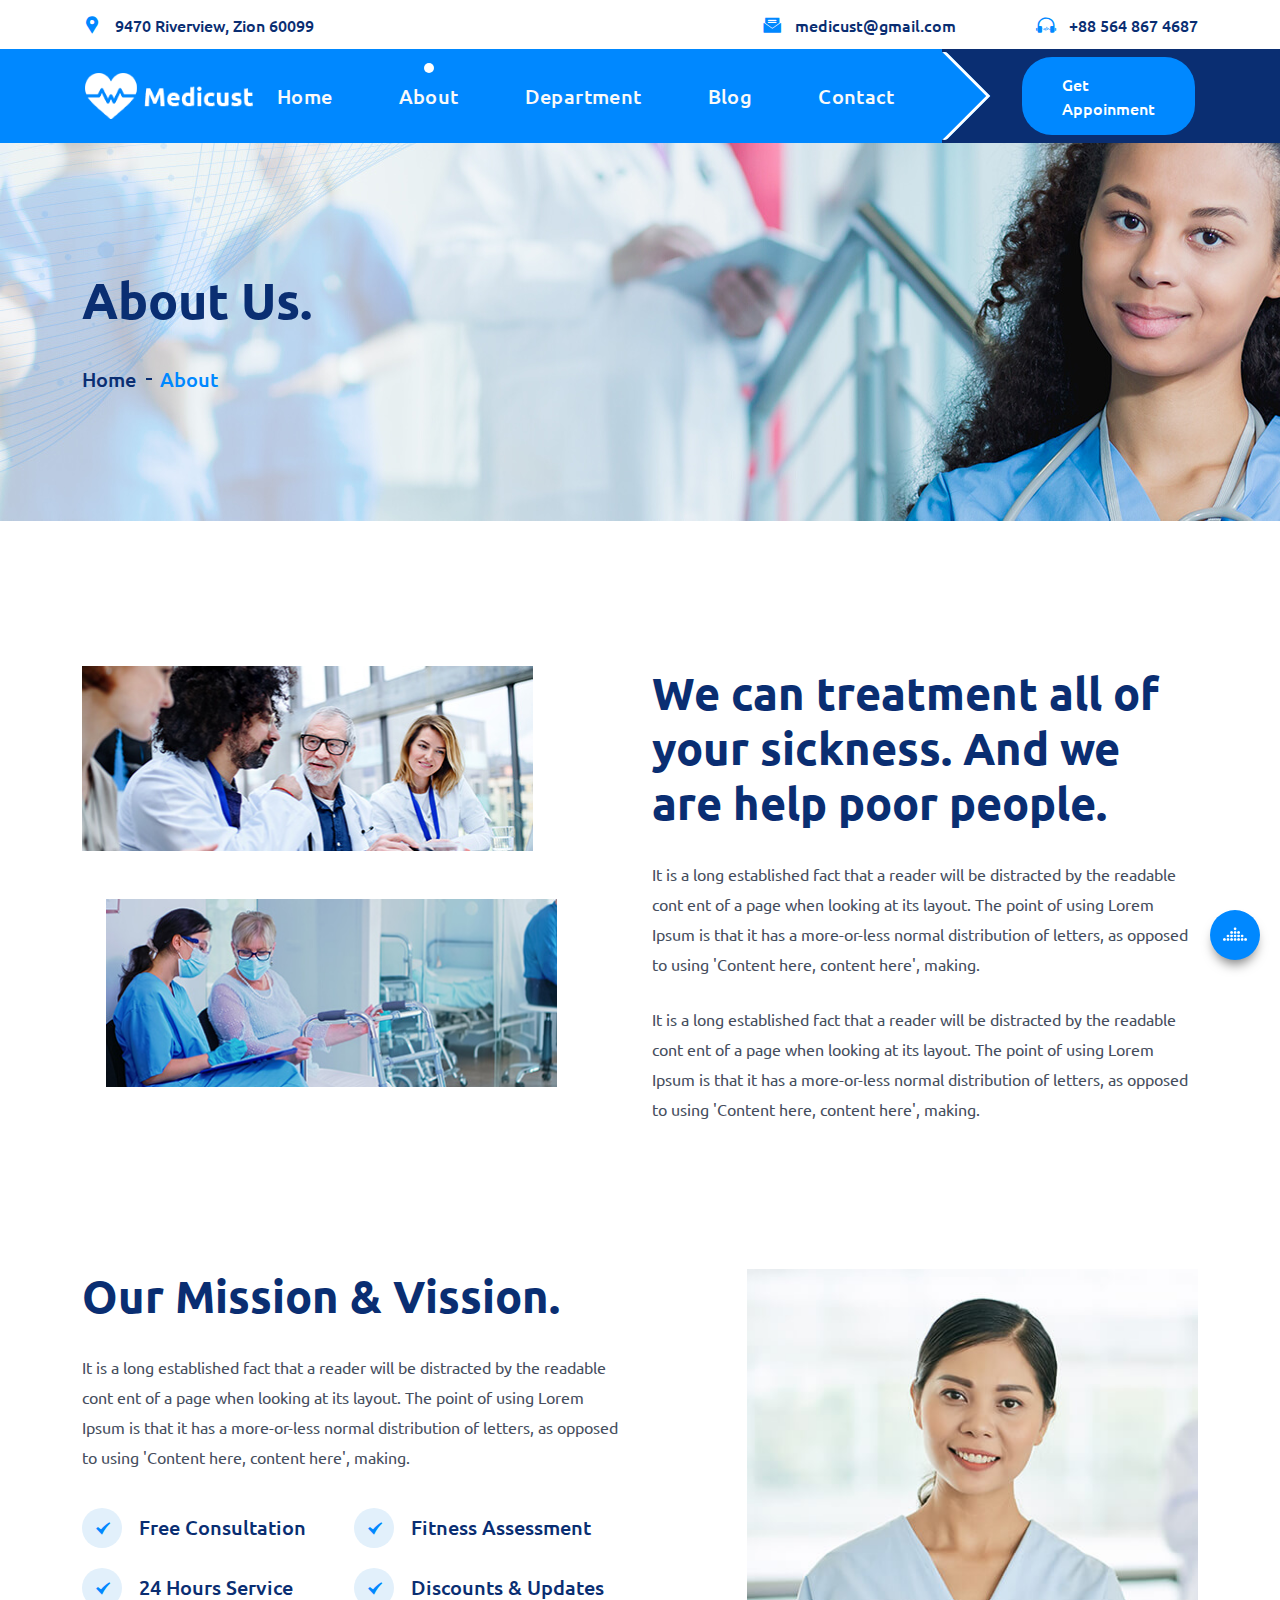
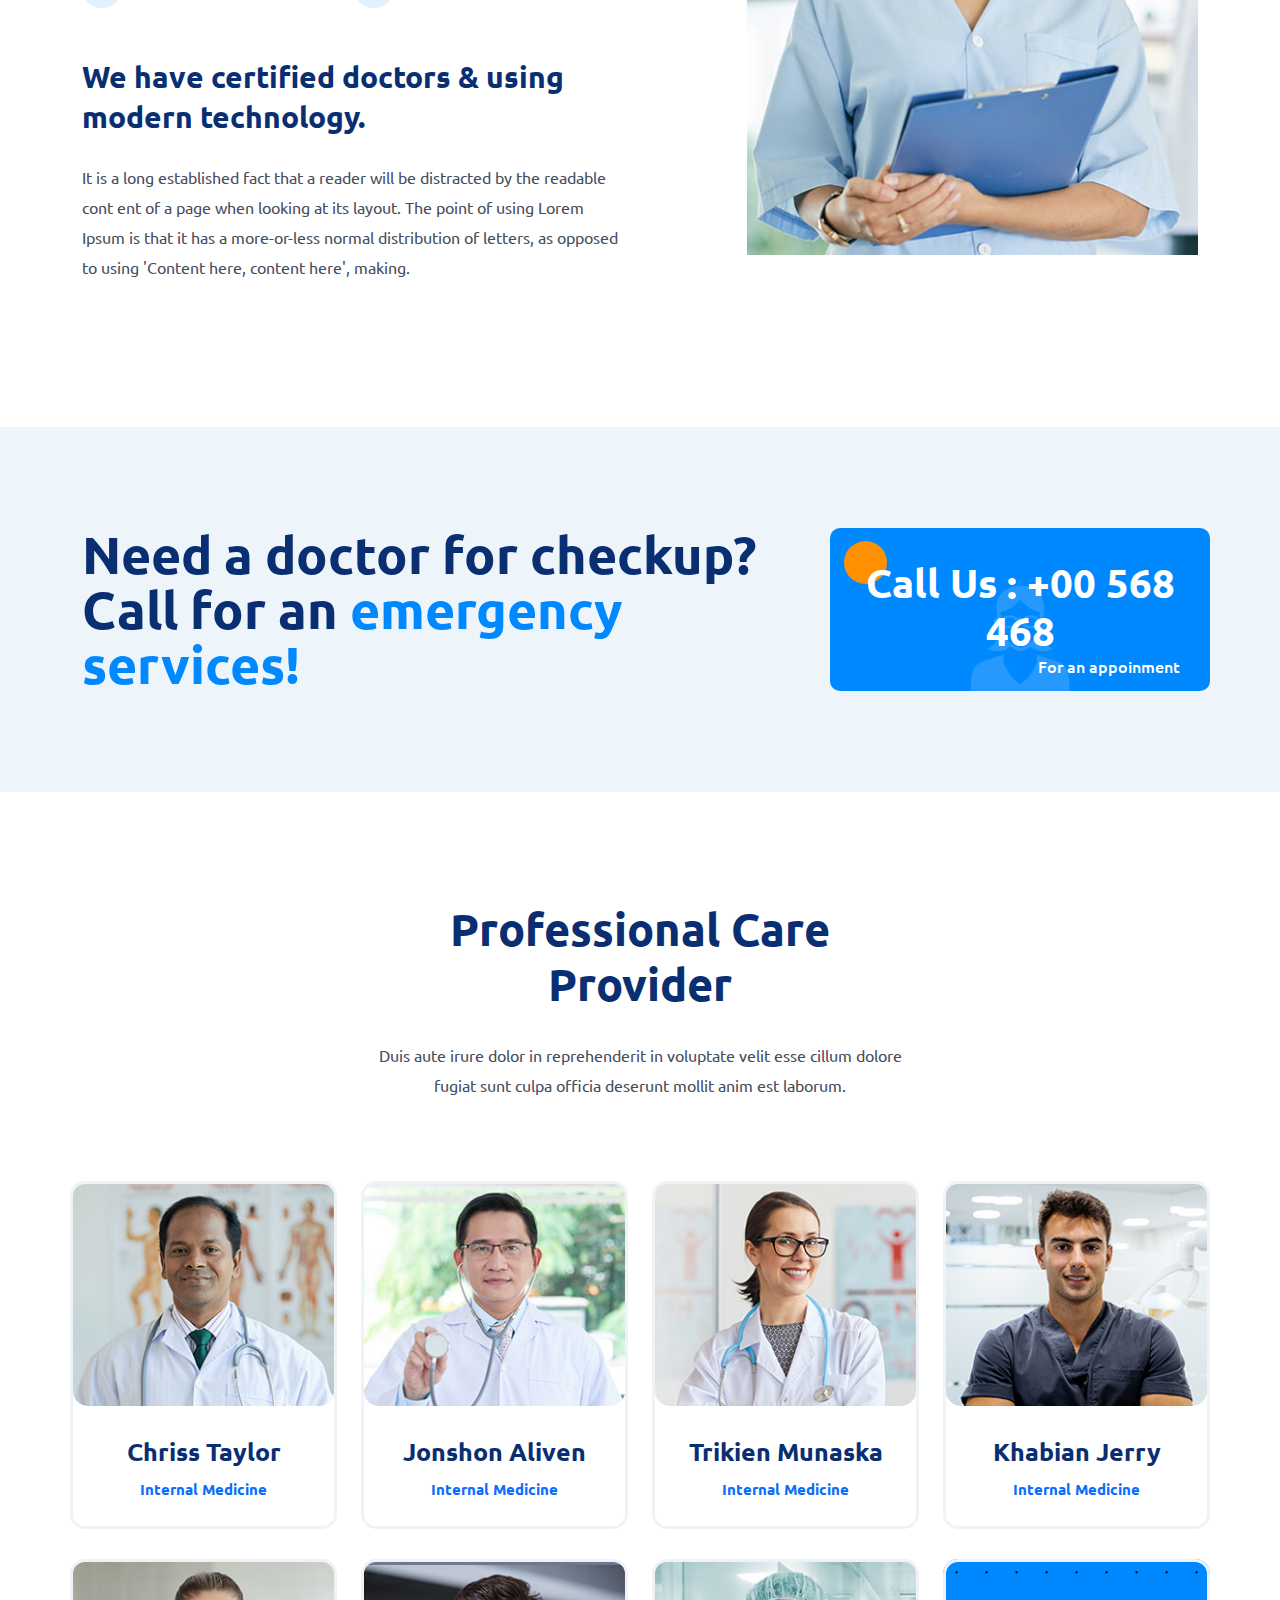
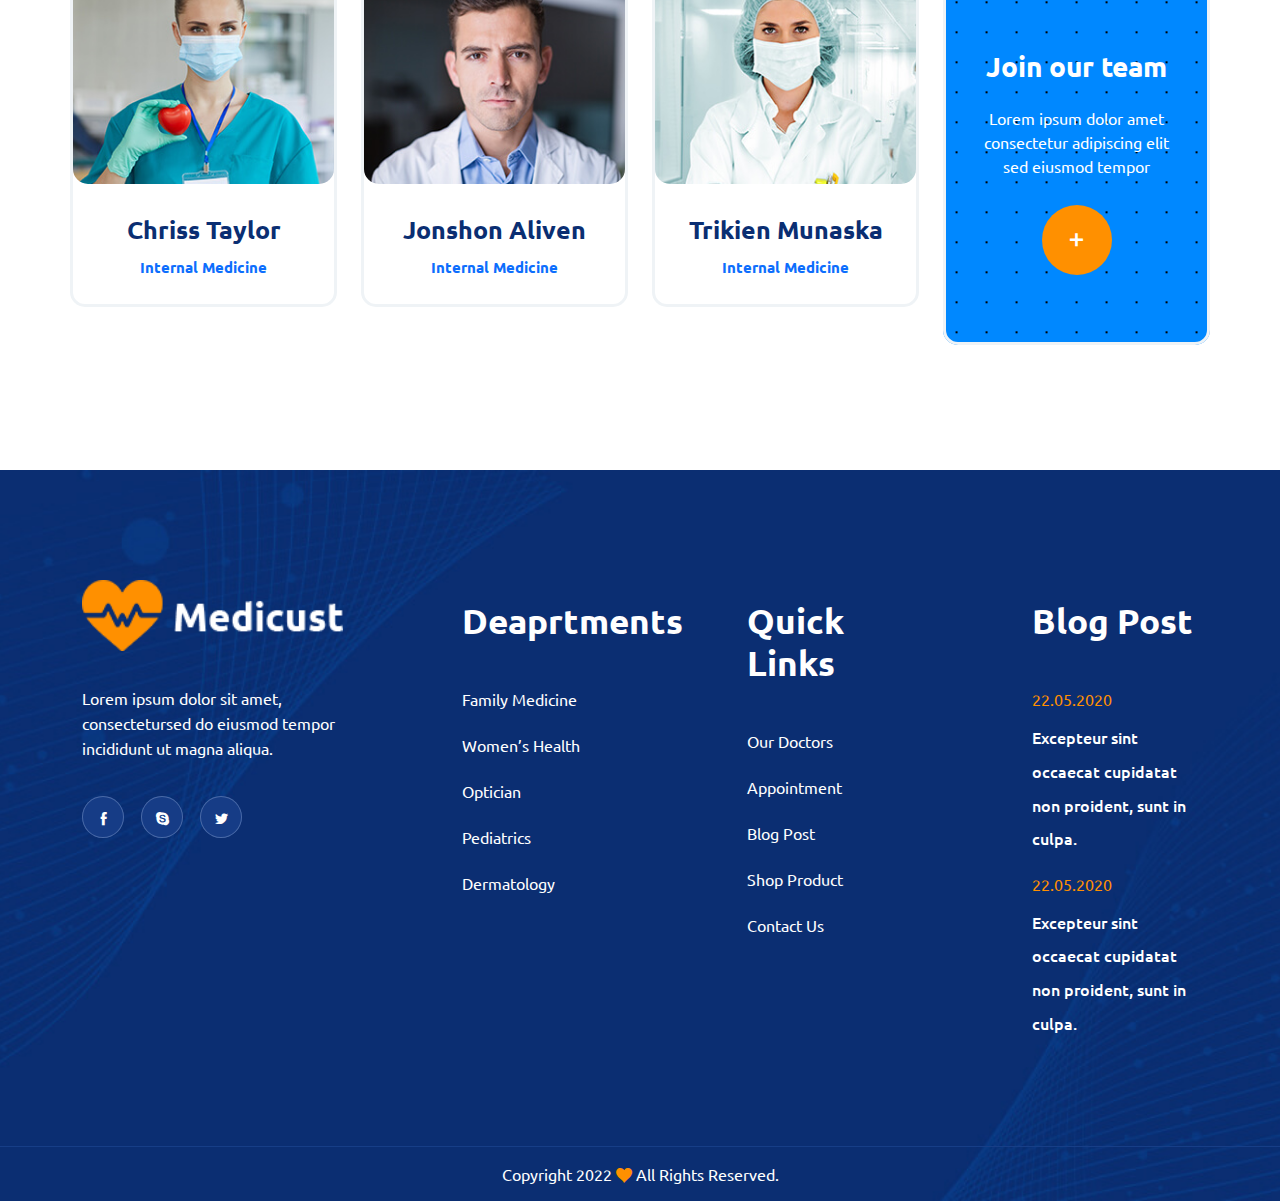
<file: about.html>
<!DOCTYPE html>
<html lang="en">

<head>
    <meta charset="UTF-8" />
    <meta http-equiv="X-UA-Compatible" content="IE=edge" />
    <meta name="viewport" content="width=device-width, initial-scale=1.0" />
    <title>Medicust - Health and Medical</title>
    <!-- Favicon -->
    <link rel="shortcut icon" href="img/favicon.png" />
    <!-- Google Font -->
    <link rel="preconnect" href="https://fonts.googleapis.com" />
    <link rel="preconnect" href="https://fonts.gstatic.com" crossorigin />
    <link href="https://fonts.googleapis.com/css2?family=Ubuntu:wght@300;400;500;700&display=swap" rel="stylesheet" />
    <!-- Bootstrap CSS -->
    <link rel="stylesheet" href="css/bootstrap.min.css" />
    <!-- FlatIcon CSS -->
    <link rel="stylesheet" href="css/flaticon.css" />
    <!-- IconFont CSS -->
    <link rel="stylesheet" href="css/icofont.min.css" />
    <!-- Animate CSS -->
    <link rel="stylesheet" href="css/animate.css" />
    <!-- Owl Carousel CSS -->
    <link rel="stylesheet" href="css/owl.carousel.css" />
    <!-- Hamburgers CSS -->
    <link rel="stylesheet" href="css/hamburgers.min.css" />
    <!-- Custom CSS -->
    <link rel="stylesheet" href="css/style.css" />
    <link rel="stylesheet" href="css/responsive.css" />
</head>

<body>
    <!-- ==========================
        Topbar Start
    =========================== -->
    <div class="topbar d-none d-md-block">
        <div class="container-xl">
            <div class="row justify-content-center align-items-center">
                <div class="col-sm-5">
                    <p class="topbar-text">
                        <i class="icofont-google-map"></i>
                        <span>9470 Riverview, Zion 60099</span>
                    </p>
                </div>
                <div class="col-sm-7 text-end">
                    <p class="topbar-text d-inline-block">
                        <i class="icofont-envelope-open"></i>
                        <span>medicust@gmail.com</span>
                    </p>
                    <p class="topbar-text d-inline-block">
                        <i class="icofont-headphone-alt-1"></i>
                        <span>+88 564 867 4687</span>
                    </p>
                </div>
            </div>
        </div>
    </div>
    <!-- ==========================
        Topbar End
    =========================== -->

    <!-- ==========================
        Header Section Start
    =========================== -->
    <header class="sticky-md-top">
        <!-- ==========================
            Navbar Start
        =========================== -->
        <nav class="navbar navbar-expand-lg bg1 main-navbar py-0 sticky-md-top">
            <div class="container-xl px-lg-15">
                <a class="navbar-brand" href="index.html"><img src="img/logo.png" alt="Site Logo" /></a>
                <button class="navbar-toggler" type="button" data-bs-toggle="collapse" data-bs-target="#navbarSupportedContent" aria-controls="navbarSupportedContent" aria-expanded="false" aria-label="Toggle navigation">
                    <span class="navbar-toggler-icon"></span>
                </button>
                <div class="collapse navbar-collapse main-menu" id="navbarSupportedContent">
                    <ul class="navbar-nav ms-auto mb-2 mb-lg-0">
                        <li class="nav-item">
                            <a class="nav-link" href="index.html">Home</a>
                        </li>
                        <li class="nav-item active">
                            <a class="nav-link" href="about.html">About</a>
                        </li>
                        <li class="nav-item">
                            <a class="nav-link" href="service-single.html">Department</a>
                        </li>
                        <li class="nav-item">
                            <a class="nav-link" href="blog.html">Blog</a>
                        </li>
                        <li class="nav-item">
                            <a class="nav-link" href="contact.html">Contact</a>
                        </li>
                    </ul>
                    <span class="navbar-text">
                        <a href="contact.html" class="cus-btn">Get Appoinment</a>
                    </span>
                </div>
            </div>
        </nav>
        <!-- ==========================
            Navbar End
        =========================== -->
    </header>
    <!-- ==========================
        Header Section End
    =========================== -->

    <!-- ==========================
        Banner Section Start
    =========================== -->

    <section id="banner-sec" class="d-flex align-items-center">
        <div class="container">
            <div>
                <h2>About Us.</h2>
                <div class="breadcrumbs">
                    <a href="index.html">Home</a>
                    <span>About</span>
                </div>
            </div>
        </div>
    </section>

    <!-- ==========================
        Banner Section End
    =========================== -->

    <!-- ==========================
        About Section Start
    =========================== -->

    <section id="about-sec">
        <div class="container">
            <div class="row justify-content-xl-between ">
                <div class="col-xl-5 pr-xl-0 text-sm-start text-center">
                    <div class="row">
                        <div class="col-xl-12 col-md-6 mb-xl-5">
                            <img src="img/about/01.jpg" alt="About us">
                        </div>
                        <div class="ms-xl-4 col-xl-12 col-md-6 text-xl-end mt-3 mt-md-0">
                            <img src="img/about/02.jpg" alt="About us">
                        </div>
                    </div>
                </div>
                <div class="col-xl-6 d-flex align-items-center flex-column justify-content-center">
                    <div class="sec-header">
                        <h2>We can treatment all of your sickness. <span>And we are help poor people.</span></h2>
                        <p>It is a long established fact that a reader will be distracted by the readable cont ent of a page when looking at its layout. The point of using Lorem Ipsum is that it has a more-or-less normal distribution of letters, as opposed
                            to using 'Content here, content here', making.</p>
                        <p>It is a long established fact that a reader will be distracted by the readable cont ent of a page when looking at its layout. The point of using Lorem Ipsum is that it has a more-or-less normal distribution of letters, as opposed
                            to using 'Content here, content here', making.</p>
                    </div>
                </div>
            </div>
        </div>
    </section>

    <!-- ==========================
        About Section End
    =========================== -->

    <!-- ==========================
        Mission-Vission Section Start
    =========================== -->

    <section id="mission-sec">
        <div class="container">
            <div class="row justify-content-xl-between justify-content-center">
                <div class="col-xl-5 order-xl-2 order-1 text-xl-start text-center">
                    <img src="img/mission/01.jpg" alt="Mission & Vission">
                </div>
                <div class="col-xl-6 order-xl-1 order-2 d-flex align-items-center flex-column justify-content-center">
                    <div class="sec-header">
                        <h2>Our Mission &amp; Vission.</h2>
                        <p>It is a long established fact that a reader will be distracted by the readable cont ent of a page when looking at its layout. The point of using Lorem Ipsum is that it has a more-or-less normal distribution of letters, as opposed
                            to using 'Content here, content here', making.</p>
                        <ul>
                            <li>Free Consultation</li>
                            <li>Fitness Assessment</li>
                            <li>24 Hours Service</li>
                            <li>Discounts &amp; Updates</li>
                        </ul>
                        <h3>We have certified doctors &amp; using modern technology.</h3>
                        <p>It is a long established fact that a reader will be distracted by the readable cont ent of a page when looking at its layout. The point of using Lorem Ipsum is that it has a more-or-less normal distribution of letters, as opposed
                            to using 'Content here, content here', making.</p>
                    </div>
                </div>
            </div>
        </div>
    </section>

    <!-- ==========================
        Mission-Vission Section End
    =========================== -->

    <!-- ==========================
        Call-Top-Action Section Start
    =========================== -->

    <section id="cta-sec" class="bg2">
        <div class="container">
            <div class="row align-items-center justify-content-xl-between justify-content-center">
                <div class="col-xl-8">
                    <span>
                        <h2>
                            Need a doctor for checkup? Call for an
                            <span class="c1">emergency services!</span>
                    </h2>
                    </span>
                </div>
                <div class="col-xl-4 px-xl-0">
                    <div class="action text-white text-center">
                        <h2>Call Us : +00 568 468</h2>
                        <p class="text-xl-end text-center">For an appoinment</p>
                        <i class="icofont-woman-in-glasses"></i>
                    </div>
                </div>
            </div>
        </div>
    </section>

    <!-- ==========================
        Call-To-Action Section End
    =========================== -->

    <!-- ==========================
        Team Section Start
    =========================== -->

    <section id="team-sec">
        <div class="container">
            <div class="row justify-content-center">
                <div class="sec-header text-center col-lg-8 col-xl-6">
                    <h2>Professional Care Provider</h2>
                    <p>
                        Duis aute irure dolor in reprehenderit in voluptate velit esse cillum dolore fugiat sunt culpa officia deserunt mollit anim est laborum.
                    </p>
                </div>
            </div>
        </div>
        <div class="container-lg px-lg-0">
            <div class="row justify-content-center">
                <div class="col-xl-3 col-md-4 col-sm-6">
                    <div class="team-member">
                        <div class="member-photo">
                            <img src="img/team/01.jpg" alt="Team Member Photo" />
                        </div>
                        <h2><a href="#">Chriss Taylor</a></h2>
                        <p><a href="#">Internal Medicine</a></p>
                    </div>
                </div>
                <div class="col-xl-3 col-md-4 col-sm-6">
                    <div class="team-member">
                        <div class="member-photo">
                            <img src="img/team/02.jpg" alt="Team Member Photo" />
                        </div>
                        <h2><a href="#">Jonshon Aliven</a></h2>
                        <p><a href="#">Internal Medicine</a></p>
                    </div>
                </div>
                <div class="col-xl-3 col-md-4 col-sm-6">
                    <div class="team-member">
                        <div class="member-photo">
                            <img src="img/team/03.jpg" alt="Team Member Photo" />
                        </div>
                        <h2><a href="#">Trikien Munaska</a></h2>
                        <p><a href="#">Internal Medicine</a></p>
                    </div>
                </div>
                <div class="col-xl-3 col-md-4 col-sm-6">
                    <div class="team-member">
                        <div class="member-photo">
                            <img src="img/team/04.jpg" alt="Team Member Photo" />
                        </div>
                        <h2><a href="#">Khabian Jerry</a></h2>
                        <p><a href="#">Internal Medicine</a></p>
                    </div>
                </div>
                <div class="col-xl-3 col-md-4 col-sm-6">
                    <div class="team-member">
                        <div class="member-photo">
                            <img src="img/team/05.jpg" alt="Team Member Photo" />
                        </div>
                        <h2><a href="#">Chriss Taylor</a></h2>
                        <p><a href="#">Internal Medicine</a></p>
                    </div>
                </div>
                <div class="col-xl-3 col-md-4 col-sm-6">
                    <div class="team-member">
                        <div class="member-photo">
                            <img src="img/team/06.jpg" alt="Team Member Photo" />
                        </div>
                        <h2><a href="#">Jonshon Aliven</a></h2>
                        <p><a href="#">Internal Medicine</a></p>
                    </div>
                </div>
                <div class="col-xl-3 col-md-4 col-sm-6">
                    <div class="team-member">
                        <div class="member-photo">
                            <img src="img/team/07.jpg" alt="Team Member Photo" />
                        </div>
                        <h2><a href="#">Trikien Munaska</a></h2>
                        <p><a href="#">Internal Medicine</a></p>
                    </div>
                </div>
                <div class="col-xl-3 col-md-4 col-sm-6">
                    <div class="team-member join-team">
                        <h2>Join our team</h2>
                        <p>
                            Lorem ipsum dolor amet consectetur adipiscing elit sed eiusmod tempor
                        </p>
                        <a href="#">
                            <i class="icofont-plus"></i>
                        </a>
                    </div>
                </div>
            </div>
        </div>
    </section>

    <!-- ==========================
        Team Section End
    =========================== -->


    <!-- ==========================
        Footer Section Start
    =========================== -->

    <footer>
        <div class="container">
            <div class="row justify-content-lg-between">
                <div class="col-lg-3 col-md-6">
                    <div class="footer-col">
                        <a href="index.html">
                            <img src="img/logo-2.png" alt="Footer logo">
                        </a>
                        <p>Lorem ipsum dolor sit amet, consectetursed do eiusmod tempor incididunt ut magna aliqua.</p>
                        <div class="footer-social">
                            <a href="#">
                                <i class="icofont-facebook"></i>
                            </a>
                            <a href="#">
                                <i class="icofont-skype"></i>
                            </a>
                            <a href="#">
                                <i class="icofont-twitter"></i>
                            </a>
                        </div>
                    </div>
                </div>
                <div class="col-xl-2 col-lg-3 col-sm-6">
                    <div class="footer-col">
                        <h2 class="footer-title">Deaprtments</h2>
                        <ul>
                            <li><a href="service-single.html">Family Medicine</a></li>
                            <li><a href="service-single.html">Women’s Health</a></li>
                            <li><a href="service-single.html">Optician</a></li>
                            <li><a href="service-single.html">Pediatrics</a></li>
                            <li><a href="service-single.html">Dermatology</a></li>
                        </ul>
                    </div>
                </div>
                <div class="col-xl-2 col-lg-3 col-sm-6">
                    <div class="footer-col">
                        <h2 class="footer-title">Quick Links</h2>
                        <ul>
                            <li><a href="#">Our Doctors</a></li>
                            <li><a href="contact.html">Appointment</a></li>
                            <li><a href="blog.html">Blog Post</a></li>
                            <li><a href="#">Shop Product</a></li>
                            <li><a href="contact.html">Contact Us</a></li>
                        </ul>
                    </div>
                </div>
                <div class="col-xl-2 col-lg-3 col-md-6 pl-xl-0">
                    <div class="footer-col">
                        <h2 class="footer-title">Blog Post</h2>
                        <div class="footer-blog">
                            <span class="date">22.05.2020</span>
                            <h3>
                                <a href="blog-single.html">Excepteur sint occaecat cupidatat non proident, sunt in culpa.</a>
                            </h3>
                        </div>
                        <div class="footer-blog">
                            <span class="date">22.05.2020</span>
                            <h3>
                                <a href="blog-single.html">Excepteur sint occaecat cupidatat non proident, sunt in culpa.</a>
                            </h3>
                        </div>
                    </div>
                </div>
            </div>
        </div>
        <div class="footer-bottom">
            <p>Copyright 2022 <i class="icofont-heart-alt"></i> All Rights Reserved.</p>
        </div>
    </footer>

    <!-- ==========================
        Footer Section End
    =========================== -->

    <!-- ==========================
        Back-To-Top Start
    =========================== -->
    <div class="back2top bg1 wave">
        <i class="icofont-dotted-up text-white"></i>
    </div>
    <!-- ==========================
        Back-To-Top End
    =========================== -->

    <!-- jQuery JS -->
    <script src="js/jquery-1.12.4.min.js"></script>
    <!-- Bootstrap JS -->
    <script src="js/bootstrap.bundle.js"></script>
    <!-- Owl Carouse JS -->
    <script src="js/owl.carousel.js"></script>
    <!-- Wow JS -->
    <script src="js/wow.min.js"></script>
    <!-- WayPoints JS -->
    <script src="js/jquery.waypoints.min.js"></script>
    <!-- CounterUp JS -->
    <script src="js/jquery.counterup.min.js"></script>
    <!-- Sticky Side Bar JS -->
    <script src="js/theia-sticky-sidebar.min.js"></script>
    <!-- Smooth Scroll JS -->
    <script src="js/SmoothScroll.js"></script>
    <!-- Main.js -->
    <script src="js/main.js"></script>
</body>

</html>
</file>
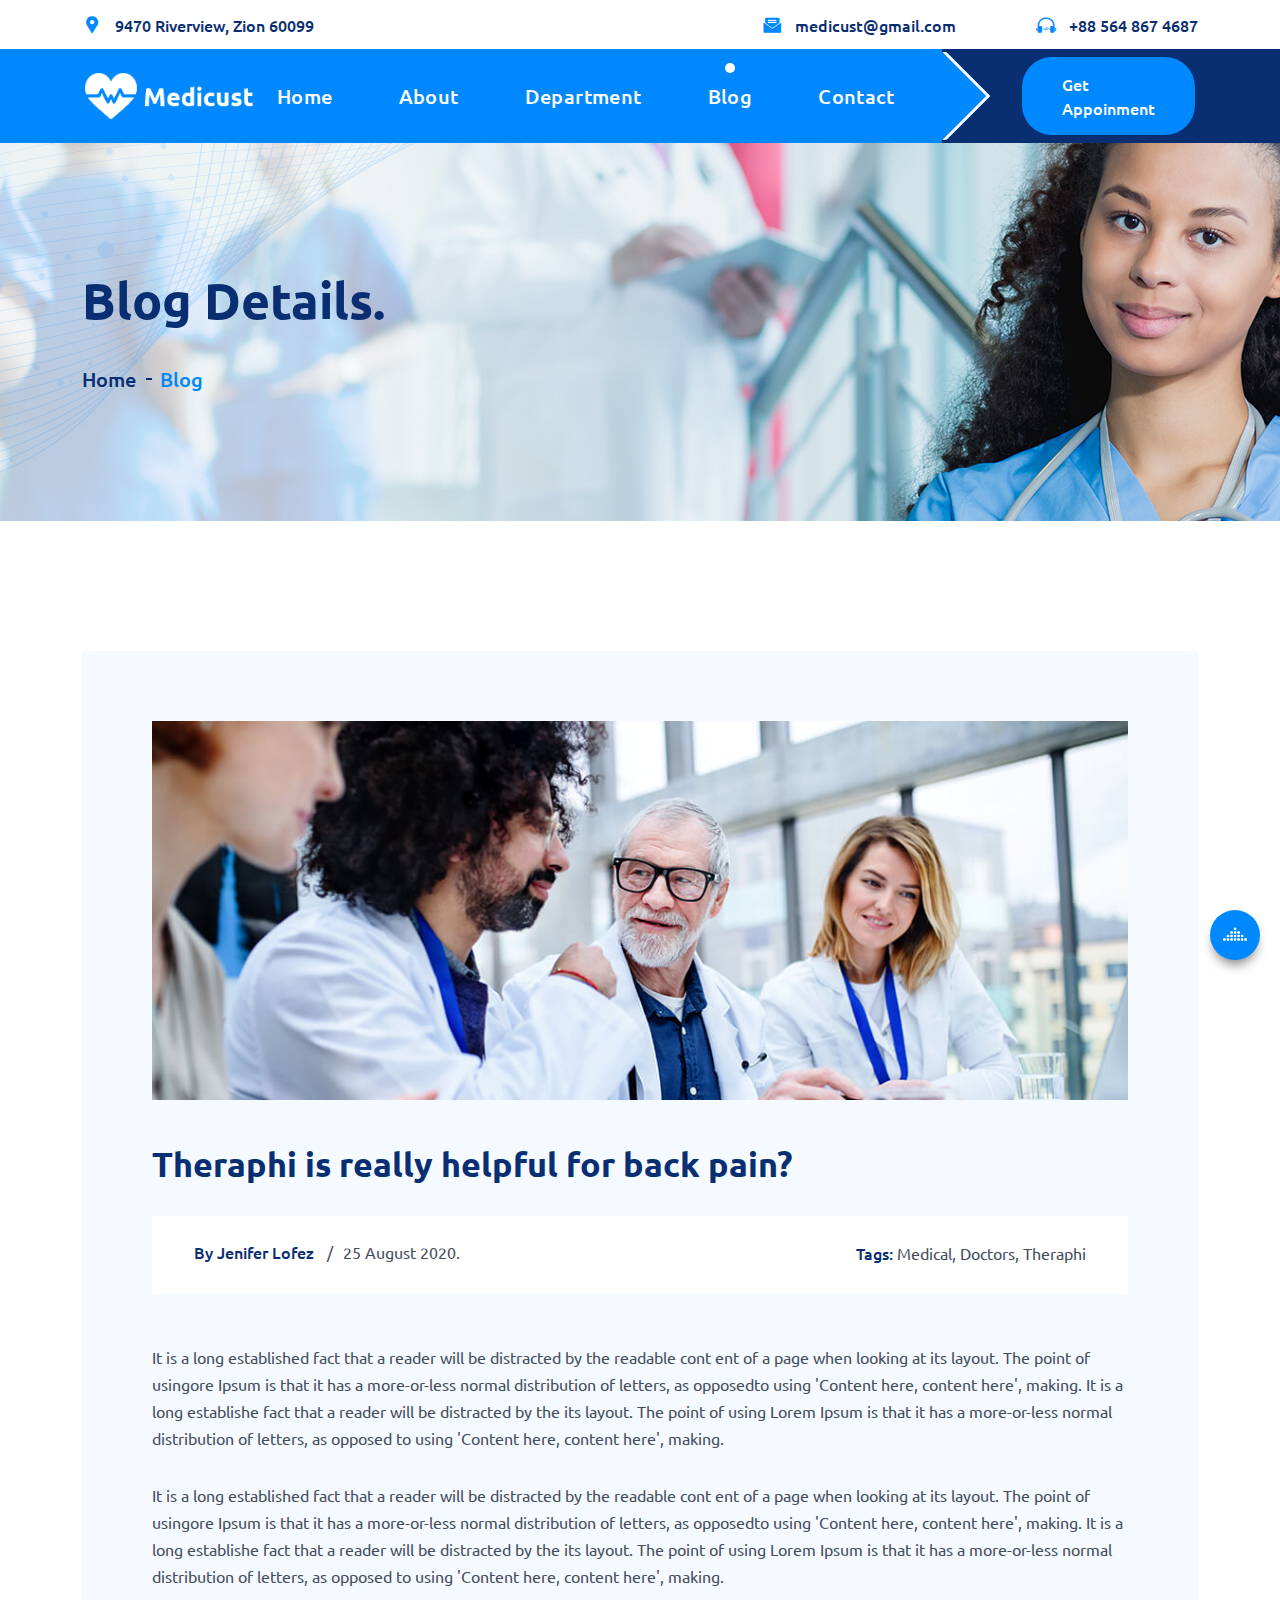
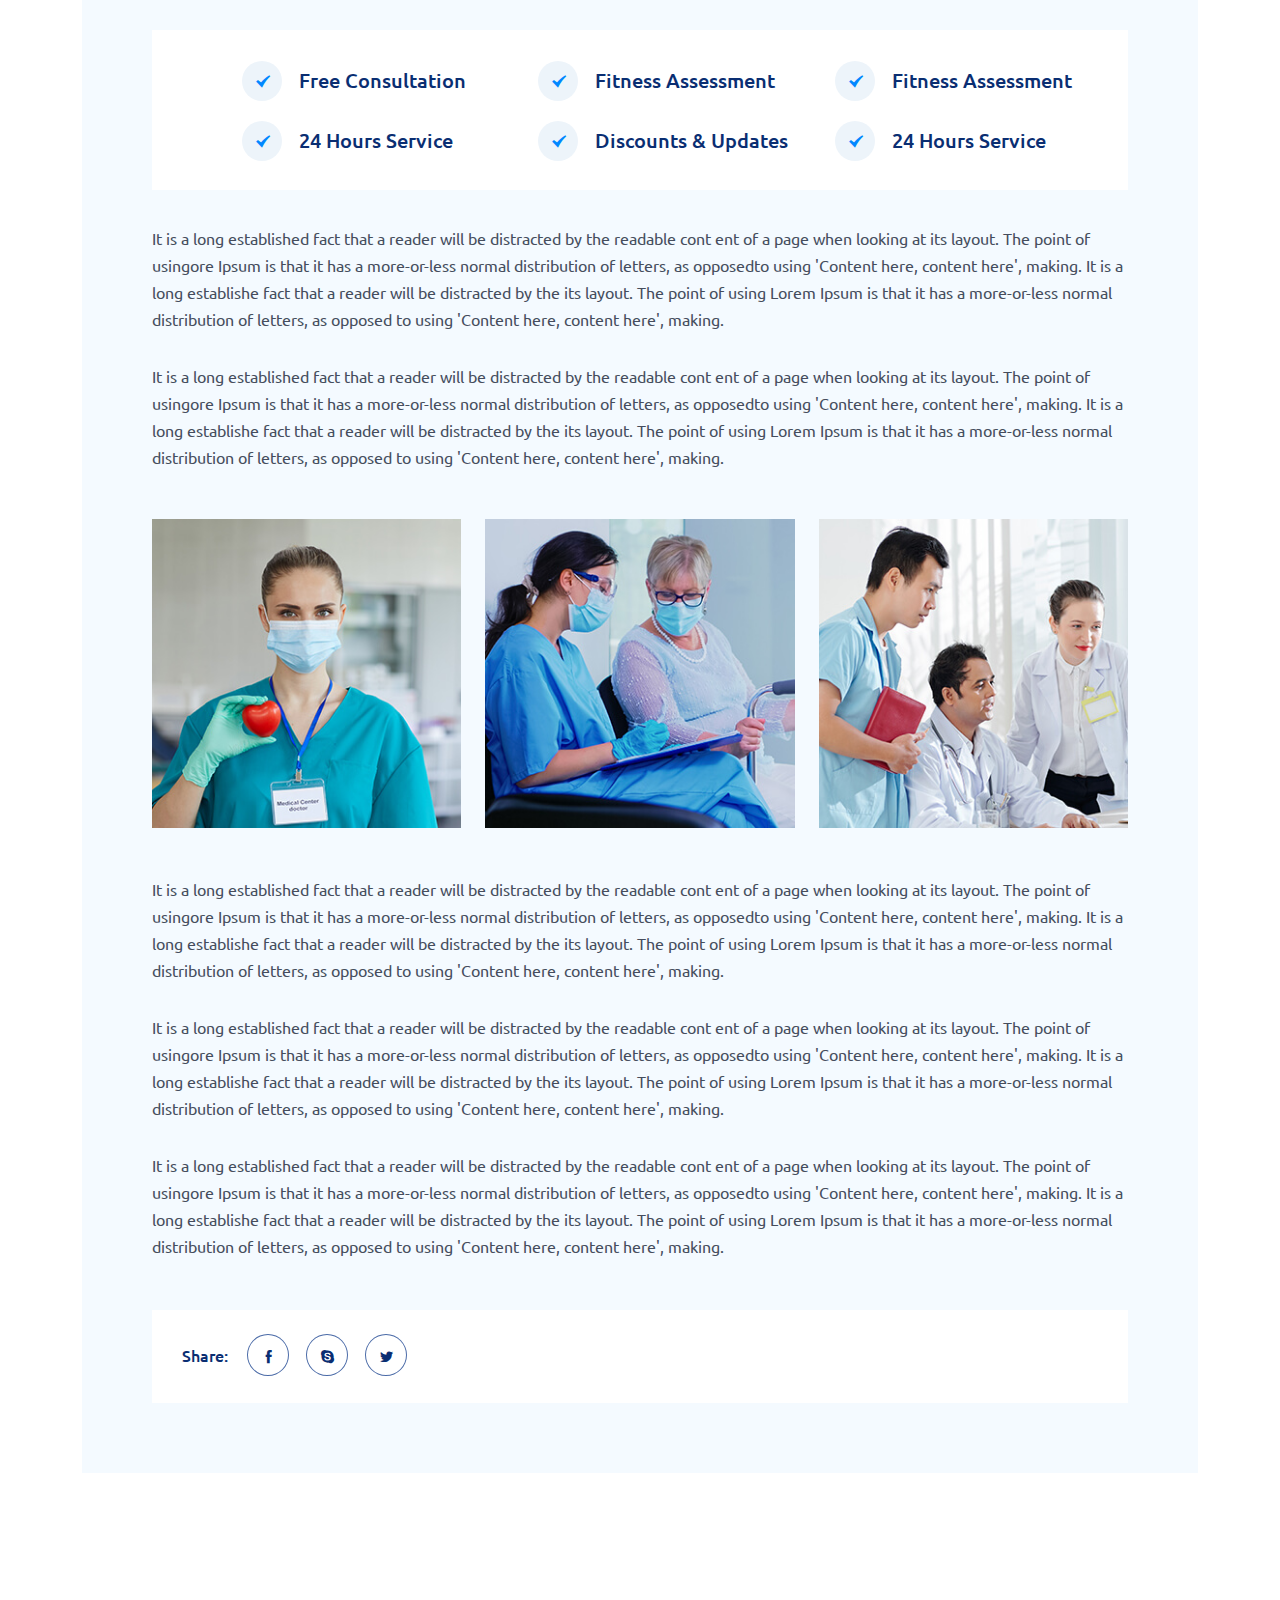
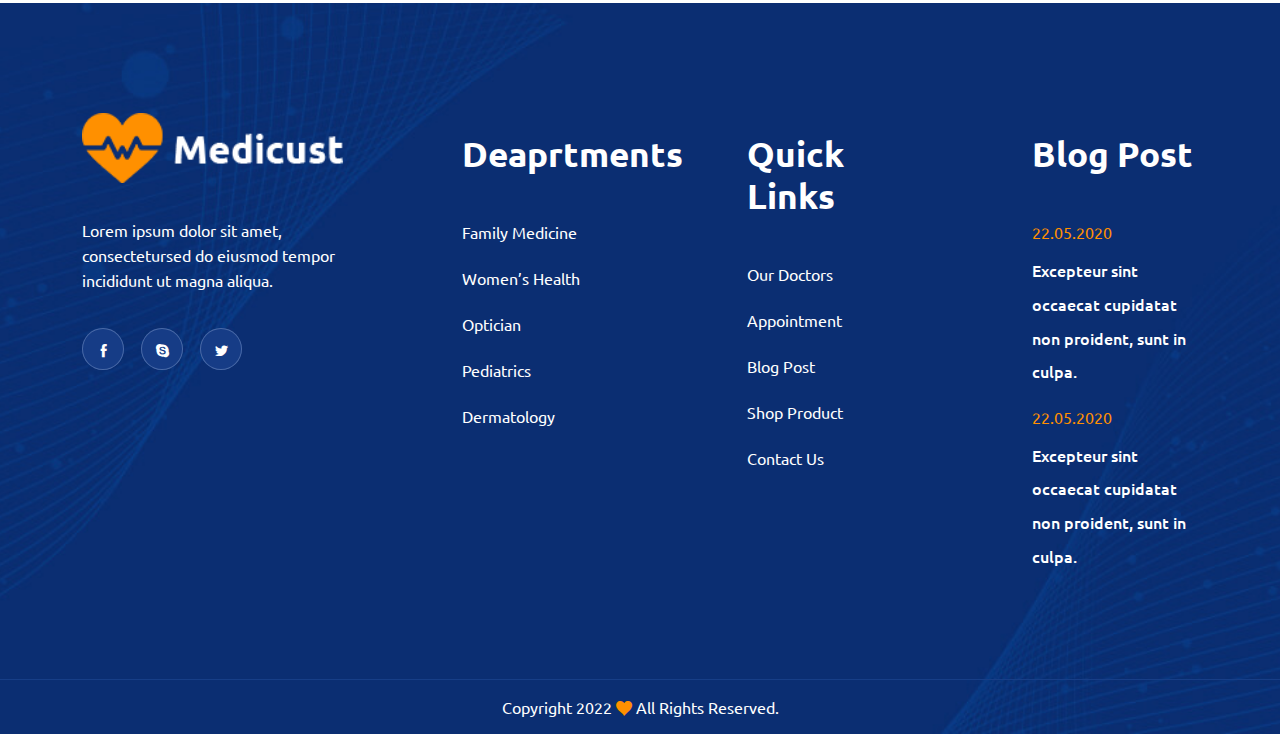
<file: blog-single.html>
<!DOCTYPE html>
<html lang="en">

<head>
    <meta charset="UTF-8" />
    <meta http-equiv="X-UA-Compatible" content="IE=edge" />
    <meta name="viewport" content="width=device-width, initial-scale=1.0" />
    <title>Medicust - Health and Medical</title>
    <!-- Favicon -->
    <link rel="shortcut icon" href="img/favicon.png" />
    <!-- Google Font -->
    <link rel="preconnect" href="https://fonts.googleapis.com" />
    <link rel="preconnect" href="https://fonts.gstatic.com" crossorigin />
    <link href="https://fonts.googleapis.com/css2?family=Ubuntu:wght@300;400;500;700&display=swap" rel="stylesheet" />
    <!-- Bootstrap CSS -->
    <link rel="stylesheet" href="css/bootstrap.min.css" />
    <!-- FlatIcon CSS -->
    <link rel="stylesheet" href="css/flaticon.css" />
    <!-- IconFont CSS -->
    <link rel="stylesheet" href="css/icofont.min.css" />
    <!-- Animate CSS -->
    <link rel="stylesheet" href="css/animate.css" />
    <!-- Owl Carousel CSS -->
    <link rel="stylesheet" href="css/owl.carousel.css" />
    <!-- Hamburgers CSS -->
    <link rel="stylesheet" href="css/hamburgers.min.css" />
    <!-- Custom CSS -->
    <link rel="stylesheet" href="css/style.css" />
    <link rel="stylesheet" href="css/responsive.css" />
</head>

<body>
    <!-- ==========================
        Topbar Start
    =========================== -->
    <div class="topbar d-none d-md-block">
        <div class="container-xl">
            <div class="row justify-content-center align-items-center">
                <div class="col-sm-5">
                    <p class="topbar-text">
                        <i class="icofont-google-map"></i>
                        <span>9470 Riverview, Zion 60099</span>
                    </p>
                </div>
                <div class="col-sm-7 text-end">
                    <p class="topbar-text d-inline-block">
                        <i class="icofont-envelope-open"></i>
                        <span>medicust@gmail.com</span>
                    </p>
                    <p class="topbar-text d-inline-block">
                        <i class="icofont-headphone-alt-1"></i>
                        <span>+88 564 867 4687</span>
                    </p>
                </div>
            </div>
        </div>
    </div>
    <!-- ==========================
        Topbar End
    =========================== -->

    <!-- ==========================
        Header Section Start
    =========================== -->
    <header class="sticky-md-top">
        <!-- ==========================
            Navbar Start
        =========================== -->
        <nav class="navbar navbar-expand-lg bg1 main-navbar py-0 sticky-md-top">
            <div class="container-xl px-lg-15">
                <a class="navbar-brand" href="index.html"><img src="img/logo.png" alt="Site Logo" /></a>
                <button class="navbar-toggler" type="button" data-bs-toggle="collapse" data-bs-target="#navbarSupportedContent" aria-controls="navbarSupportedContent" aria-expanded="false" aria-label="Toggle navigation">
                    <span class="navbar-toggler-icon"></span>
                </button>
                <div class="collapse navbar-collapse main-menu" id="navbarSupportedContent">
                    <ul class="navbar-nav ms-auto mb-2 mb-lg-0">
                        <li class="nav-item">
                            <a class="nav-link" href="index.html">Home</a>
                        </li>
                        <li class="nav-item">
                            <a class="nav-link" href="about.html">About</a>
                        </li>
                        <li class="nav-item">
                            <a class="nav-link" href="service-single.html">Department</a>
                        </li>
                        <li class="nav-item active">
                            <a class="nav-link" href="blog.html">Blog</a>
                        </li>
                        <li class="nav-item">
                            <a class="nav-link" href="contact.html">Contact</a>
                        </li>
                    </ul>
                    <span class="navbar-text">
                        <a href="contact.html" class="cus-btn">Get Appoinment</a>
                    </span>
                </div>
            </div>
        </nav>
        <!-- ==========================
            Navbar End
        =========================== -->
    </header>
    <!-- ==========================
        Header Section End
    =========================== -->

    <!-- ==========================
        Banner Section Start
    =========================== -->

    <section id="banner-sec" class="d-flex align-items-center">
        <div class="container">
            <div>
                <h2>Blog Details.</h2>
                <div class="breadcrumbs">
                    <a href="index.html">Home</a>
                    <span>Blog</span>
                </div>
            </div>
        </div>
    </section>

    <!-- ==========================
        Banner Section End
    =========================== -->

    <!-- ==========================
        Blog Details Section Start
    =========================== -->

    <section id="blog-detail-sec" class="mt-130 mb-130">
        <div class="container-xl">
            <div class="blog-wrapper">
                <div class="blog-content">
                    <div class="blog-banner">
                        <img src="img/blog/07.jpg" alt="Blog title">
                    </div>
                    <h2 class="title">Theraphi is really helpful for back pain?</h2>
                    <div class="blog-meta row">
                        <div class="col-md-6 col-12">
                            <a href="#" class="author">By Jenifer Lofez</a>
                            <a href="#" class="date-time">25 August 2020.</a>
                        </div>
                        <div class="col-md-6 ">
                            <p class="tags text-end">
                                <span>Tags:</span>
                                <a href="#">Medical,</a>
                                <a href="#">Doctors,</a>
                                <a href="#">Theraphi</a>
                            </p>
                        </div>
                    </div>
                    <p>
                        It is a long established fact that a reader will be distracted by the readable cont ent of a page when looking at its layout. The point of usingore Ipsum is that it has a more-or-less normal distribution of letters, as opposedto using 'Content here, content
                        here', making. It is a long establishe fact that a reader will be distracted by the its layout. The point of using Lorem Ipsum is that it has a more-or-less normal distribution of letters, as opposed to using 'Content here, content
                        here', making.
                    </p>
                    <p>
                        It is a long established fact that a reader will be distracted by the readable cont ent of a page when looking at its layout. The point of usingore Ipsum is that it has a more-or-less normal distribution of letters, as opposedto using 'Content here, content
                        here', making. It is a long establishe fact that a reader will be distracted by the its layout. The point of using Lorem Ipsum is that it has a more-or-less normal distribution of letters, as opposed to using 'Content here, content
                        here', making.
                    </p>
                    <ul>
                        <li>Free Consultation</li>
                        <li>Fitness Assessment</li>
                        <li>Fitness Assessment</li>
                        <li>24 Hours Service</li>
                        <li>Discounts &amp; Updates</li>
                        <li>24 Hours Service</li>
                    </ul>
                    <p>
                        It is a long established fact that a reader will be distracted by the readable cont ent of a page when looking at its layout. The point of usingore Ipsum is that it has a more-or-less normal distribution of letters, as opposedto using 'Content here, content
                        here', making. It is a long establishe fact that a reader will be distracted by the its layout. The point of using Lorem Ipsum is that it has a more-or-less normal distribution of letters, as opposed to using 'Content here, content
                        here', making.
                    </p>
                    <p>
                        It is a long established fact that a reader will be distracted by the readable cont ent of a page when looking at its layout. The point of usingore Ipsum is that it has a more-or-less normal distribution of letters, as opposedto using 'Content here, content
                        here', making. It is a long establishe fact that a reader will be distracted by the its layout. The point of using Lorem Ipsum is that it has a more-or-less normal distribution of letters, as opposed to using 'Content here, content
                        here', making.
                    </p>
                    <div class="row justify-content-lg-between justify-content-center my-lg-5 my-4">
                        <div class="col-sm-4">
                            <img src="img/blog/08.jpg" alt="Blog inner image">
                        </div>
                        <div class="col-sm-4 mt-3 mt-sm-0">
                            <img src="img/blog/09.jpg" alt="Blog inner image">
                        </div>
                        <div class="col-sm-4 mt-3 mt-sm-0">
                            <img src="img/blog/10.jpg" alt="Blog inner image">
                        </div>
                    </div>
                    <p>
                        It is a long established fact that a reader will be distracted by the readable cont ent of a page when looking at its layout. The point of usingore Ipsum is that it has a more-or-less normal distribution of letters, as opposedto using 'Content here, content
                        here', making. It is a long establishe fact that a reader will be distracted by the its layout. The point of using Lorem Ipsum is that it has a more-or-less normal distribution of letters, as opposed to using 'Content here, content
                        here', making.
                    </p>
                    <p>
                        It is a long established fact that a reader will be distracted by the readable cont ent of a page when looking at its layout. The point of usingore Ipsum is that it has a more-or-less normal distribution of letters, as opposedto using 'Content here, content
                        here', making. It is a long establishe fact that a reader will be distracted by the its layout. The point of using Lorem Ipsum is that it has a more-or-less normal distribution of letters, as opposed to using 'Content here, content
                        here', making.
                    </p>
                    <p>
                        It is a long established fact that a reader will be distracted by the readable cont ent of a page when looking at its layout. The point of usingore Ipsum is that it has a more-or-less normal distribution of letters, as opposedto using 'Content here, content
                        here', making. It is a long establishe fact that a reader will be distracted by the its layout. The point of using Lorem Ipsum is that it has a more-or-less normal distribution of letters, as opposed to using 'Content here, content
                        here', making.
                    </p>
                    <div class="blog-share">
                        <p class="share">
                            <span>Share:</span>
                            <a href="#">
                                <i class="icofont-facebook"></i>
                            </a>
                            <a href="#">
                                <i class="icofont-skype"></i>
                            </a>
                            <a href="#">
                                <i class="icofont-twitter"></i>
                            </a>
                        </p>
                    </div>
                </div>
            </div>
        </div>
    </section>

    <!-- ==========================
        Blog Details Section End
    =========================== -->


    <!-- ==========================
        Footer Section Start
    =========================== -->

    <footer>
        <div class="container">
            <div class="row justify-content-lg-between">
                <div class="col-lg-3 col-md-6">
                    <div class="footer-col">
                        <a href="index.html">
                            <img src="img/logo-2.png" alt="Footer logo">
                        </a>
                        <p>Lorem ipsum dolor sit amet, consectetursed do eiusmod tempor incididunt ut magna aliqua.</p>
                        <div class="footer-social">
                            <a href="#">
                                <i class="icofont-facebook"></i>
                            </a>
                            <a href="#">
                                <i class="icofont-skype"></i>
                            </a>
                            <a href="#">
                                <i class="icofont-twitter"></i>
                            </a>
                        </div>
                    </div>
                </div>
                <div class="col-xl-2 col-lg-3 col-sm-6">
                    <div class="footer-col">
                        <h2 class="footer-title">Deaprtments</h2>
                        <ul>
                            <li><a href="service-single.html">Family Medicine</a></li>
                            <li><a href="service-single.html">Women’s Health</a></li>
                            <li><a href="service-single.html">Optician</a></li>
                            <li><a href="service-single.html">Pediatrics</a></li>
                            <li><a href="service-single.html">Dermatology</a></li>
                        </ul>
                    </div>
                </div>
                <div class="col-xl-2 col-lg-3 col-sm-6">
                    <div class="footer-col">
                        <h2 class="footer-title">Quick Links</h2>
                        <ul>
                            <li><a href="#">Our Doctors</a></li>
                            <li><a href="contact.html">Appointment</a></li>
                            <li><a href="blog.html">Blog Post</a></li>
                            <li><a href="#">Shop Product</a></li>
                            <li><a href="contact.html">Contact Us</a></li>
                        </ul>
                    </div>
                </div>
                <div class="col-xl-2 col-lg-3 col-md-6 pl-xl-0">
                    <div class="footer-col">
                        <h2 class="footer-title">Blog Post</h2>
                        <div class="footer-blog">
                            <span class="date">22.05.2020</span>
                            <h3>
                                <a href="blog-single.html">Excepteur sint occaecat cupidatat non proident, sunt in culpa.</a>
                            </h3>
                        </div>
                        <div class="footer-blog">
                            <span class="date">22.05.2020</span>
                            <h3>
                                <a href="blog-single.html">Excepteur sint occaecat cupidatat non proident, sunt in culpa.</a>
                            </h3>
                        </div>
                    </div>
                </div>
            </div>
        </div>
        <div class="footer-bottom">
            <p>Copyright 2022 <i class="icofont-heart-alt"></i> All Rights Reserved.</p>
        </div>
    </footer>

    <!-- ==========================
        Footer Section End
    =========================== -->

    <!-- ==========================
        Back-To-Top Start
    =========================== -->
    <div class="back2top bg1 wave">
        <i class="icofont-dotted-up text-white"></i>
    </div>
    <!-- ==========================
        Back-To-Top End
    =========================== -->

    <!-- jQuery JS -->
    <script src="js/jquery-1.12.4.min.js"></script>
    <!-- Bootstrap JS -->
    <script src="js/bootstrap.bundle.js"></script>
    <!-- Owl Carouse JS -->
    <script src="js/owl.carousel.js"></script>
    <!-- Wow JS -->
    <script src="js/wow.min.js"></script>
    <!-- WayPoints JS -->
    <script src="js/jquery.waypoints.min.js"></script>
    <!-- CounterUp JS -->
    <script src="js/jquery.counterup.min.js"></script>
    <!-- Sticky Side Bar JS -->
    <script src="js/theia-sticky-sidebar.min.js"></script>
    <!-- Smooth Scroll JS -->
    <script src="js/SmoothScroll.js"></script>
    <!-- Main.js -->
    <script src="js/main.js"></script>
</body>

</html>
</file>
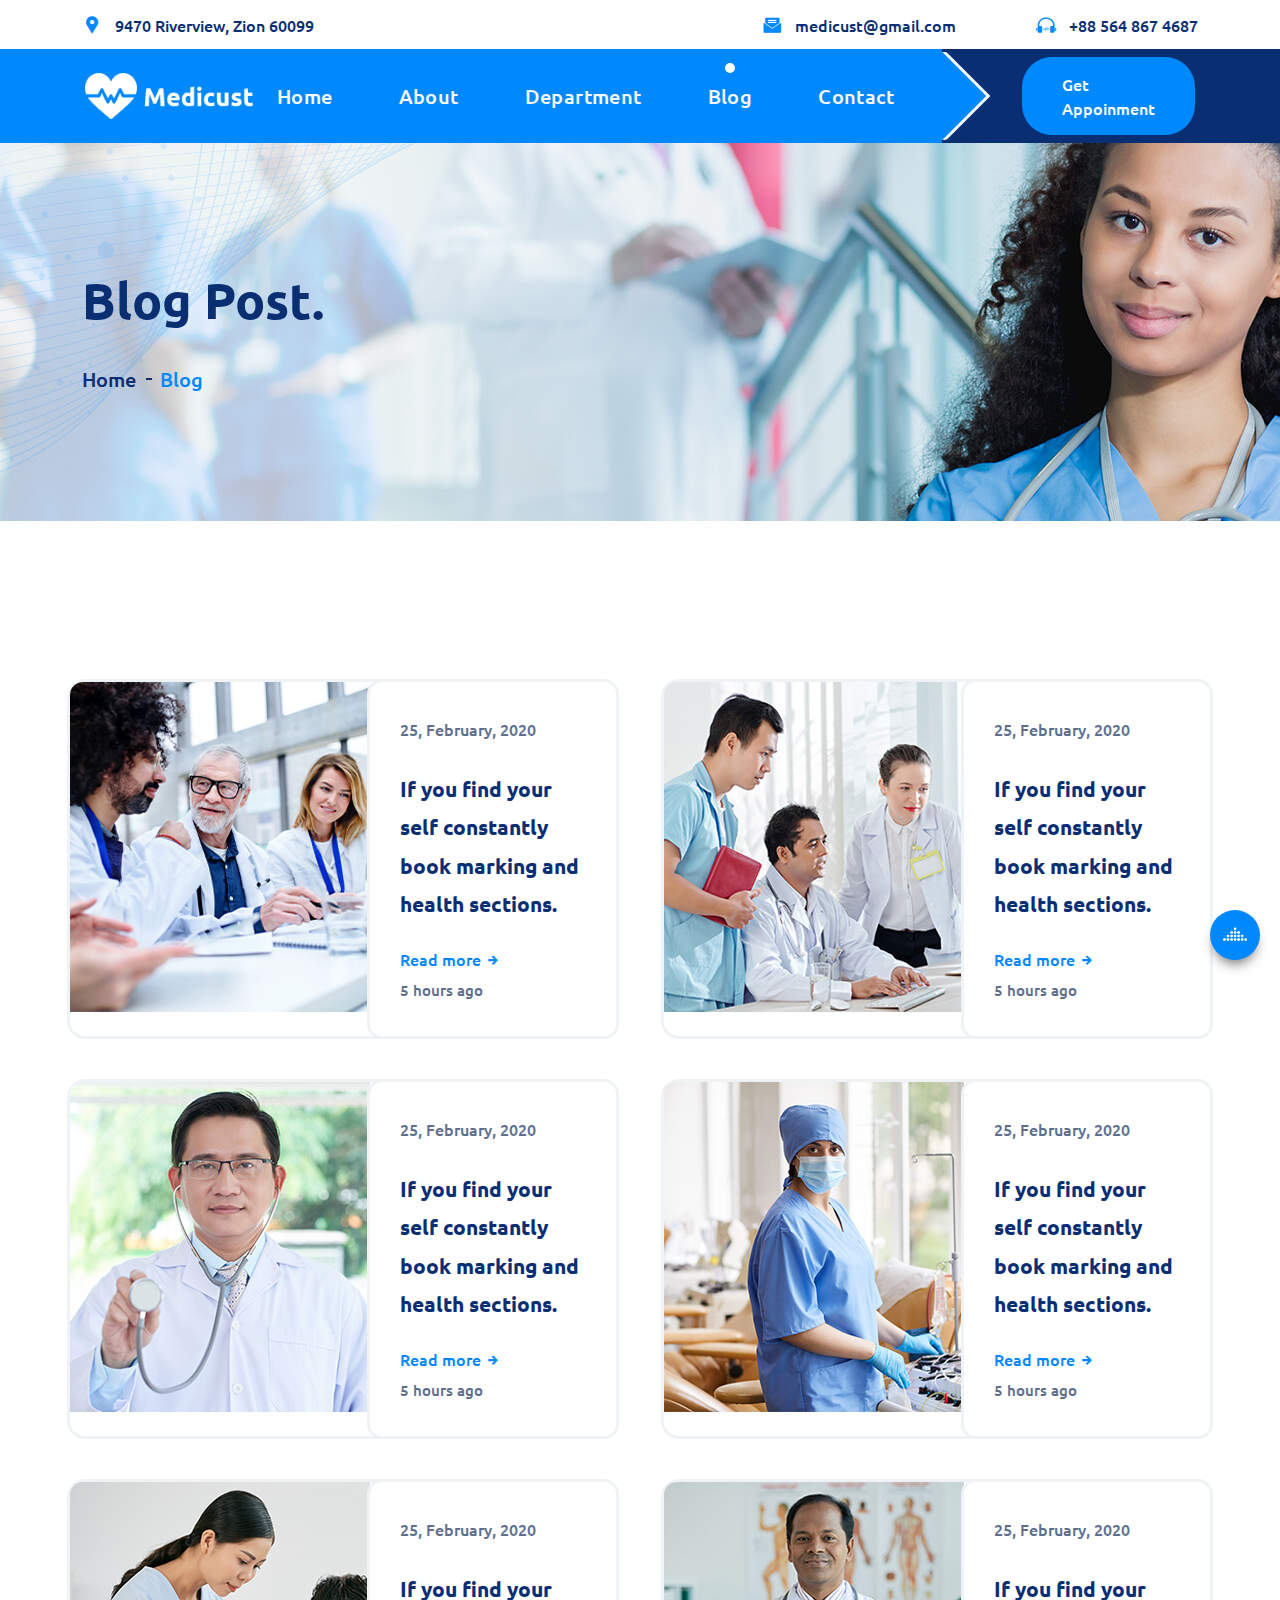
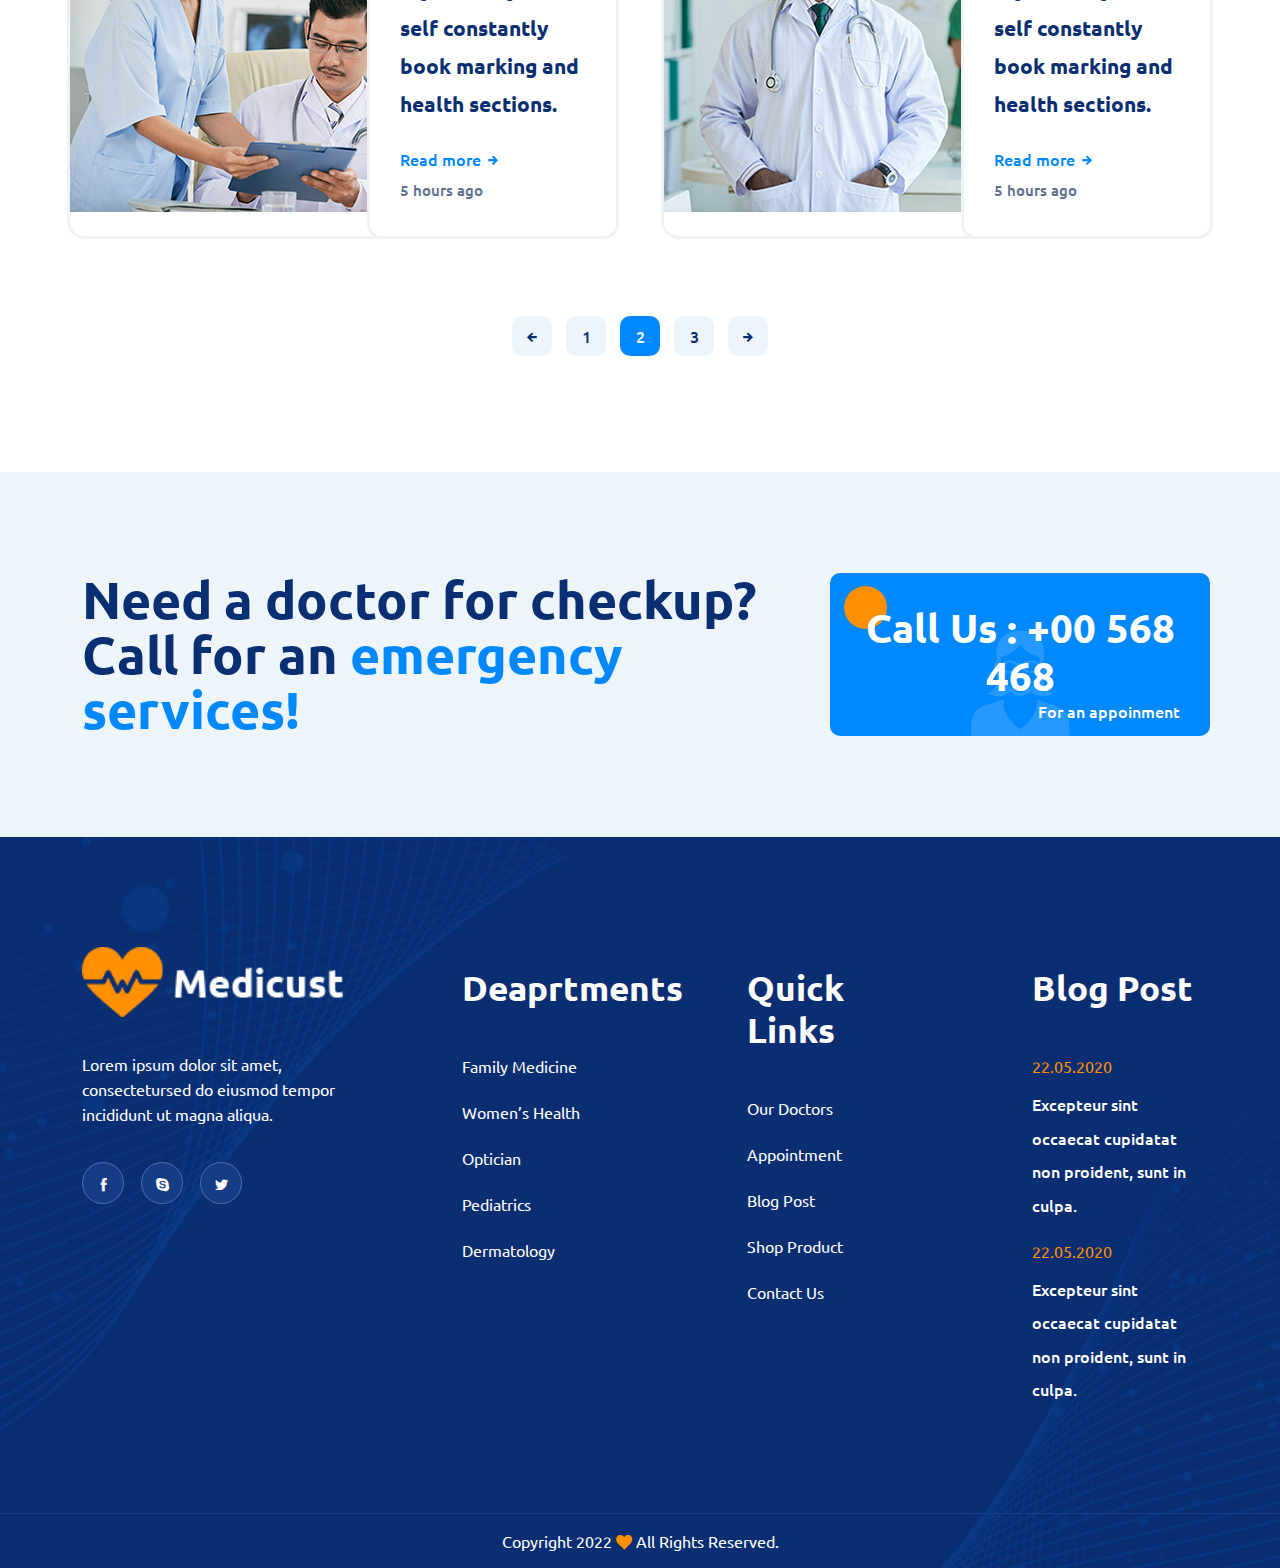
<file: blog.html>
<!DOCTYPE html>
<html lang="en">

<head>
    <meta charset="UTF-8" />
    <meta http-equiv="X-UA-Compatible" content="IE=edge" />
    <meta name="viewport" content="width=device-width, initial-scale=1.0" />
    <title>Medicust - Health and Medical</title>
    <!-- Favicon -->
    <link rel="shortcut icon" href="img/favicon.png" />
    <!-- Google Font -->
    <link rel="preconnect" href="https://fonts.googleapis.com" />
    <link rel="preconnect" href="https://fonts.gstatic.com" crossorigin />
    <link href="https://fonts.googleapis.com/css2?family=Ubuntu:wght@300;400;500;700&display=swap" rel="stylesheet" />
    <!-- Bootstrap CSS -->
    <link rel="stylesheet" href="css/bootstrap.min.css" />
    <!-- FlatIcon CSS -->
    <link rel="stylesheet" href="css/flaticon.css" />
    <!-- IconFont CSS -->
    <link rel="stylesheet" href="css/icofont.min.css" />
    <!-- Animate CSS -->
    <link rel="stylesheet" href="css/animate.css" />
    <!-- Owl Carousel CSS -->
    <link rel="stylesheet" href="css/owl.carousel.css" />
    <!-- Hamburgers CSS -->
    <link rel="stylesheet" href="css/hamburgers.min.css" />
    <!-- Custom CSS -->
    <link rel="stylesheet" href="css/style.css" />
    <link rel="stylesheet" href="css/responsive.css" />
</head>

<body>
    <!-- ==========================
        Topbar Start
    =========================== -->
    <div class="topbar d-none d-md-block">
        <div class="container-xl">
            <div class="row justify-content-center align-items-center">
                <div class="col-sm-5">
                    <p class="topbar-text">
                        <i class="icofont-google-map"></i>
                        <span>9470 Riverview, Zion 60099</span>
                    </p>
                </div>
                <div class="col-sm-7 text-end">
                    <p class="topbar-text d-inline-block">
                        <i class="icofont-envelope-open"></i>
                        <span>medicust@gmail.com</span>
                    </p>
                    <p class="topbar-text d-inline-block">
                        <i class="icofont-headphone-alt-1"></i>
                        <span>+88 564 867 4687</span>
                    </p>
                </div>
            </div>
        </div>
    </div>
    <!-- ==========================
        Topbar End
    =========================== -->

    <!-- ==========================
        Header Section Start
    =========================== -->
    <header class="sticky-md-top">
        <!-- ==========================
            Navbar Start
        =========================== -->
        <nav class="navbar navbar-expand-lg bg1 main-navbar py-0 sticky-md-top">
            <div class="container-xl px-lg-15">
                <a class="navbar-brand" href="index.html"><img src="img/logo.png" alt="Site Logo" /></a>
                <button class="navbar-toggler" type="button" data-bs-toggle="collapse" data-bs-target="#navbarSupportedContent" aria-controls="navbarSupportedContent" aria-expanded="false" aria-label="Toggle navigation">
                    <span class="navbar-toggler-icon"></span>
                </button>
                <div class="collapse navbar-collapse main-menu" id="navbarSupportedContent">
                    <ul class="navbar-nav ms-auto mb-2 mb-lg-0">
                        <li class="nav-item">
                            <a class="nav-link" href="index.html">Home</a>
                        </li>
                        <li class="nav-item">
                            <a class="nav-link" href="about.html">About</a>
                        </li>
                        <li class="nav-item">
                            <a class="nav-link" href="service-single.html">Department</a>
                        </li>
                        <li class="nav-item active">
                            <a class="nav-link" href="blog.html">Blog</a>
                        </li>
                        <li class="nav-item">
                            <a class="nav-link" href="contact.html">Contact</a>
                        </li>
                    </ul>
                    <span class="navbar-text">
                        <a href="contact.html" class="cus-btn">Get Appoinment</a>
                    </span>
                </div>
            </div>
        </nav>
        <!-- ==========================
            Navbar End
        =========================== -->
    </header>
    <!-- ==========================
        Header Section End
    =========================== -->

    <!-- ==========================
        Banner Section Start
    =========================== -->

    <section id="banner-sec" class="d-flex align-items-center">
        <div class="container">
            <div>
                <h2>Blog Post.</h2>
                <div class="breadcrumbs">
                    <a href="index.html">Home</a>
                    <span>Blog</span>
                </div>
            </div>
        </div>
    </section>

    <!-- ==========================
        Banner Section End
    =========================== -->

    <!-- ==========================
        Blog Section Start
    =========================== -->

    <section id="blog-sec" class="mt-130">
        <div class="container-md px-md-0">
            <div class="row mt-5 gy-3 gx-5">
                <div class="col-12 col-md-6">
                    <div class="blog-card d-flex flex-xl-row flex-column">
                        <div class="post_thumbnail  col-md-12">
                            <img src="img/blog/01.jpg" alt="Blog Title" />
                        </div>
                        <div class="blog-card-body col-md-12">
                            <span class="date">25, February, 2020</span>
                            <h2 class="title">
                                <a href="blog-single.html">If you find your self constantly book marking and health
                                    sections.</a>
                            </h2>
                            <a href="blog-single.html" class="permalink">Read more <i class="icofont-arrow-right"></i></a>
                            <span class="time">5 hours ago</span>
                        </div>
                    </div>
                </div>
                <div class="col-12 col-md-6">
                    <div class="blog-card d-flex flex-xl-row flex-column">
                        <div class="post_thumbnail">
                            <img src="img/blog/02.jpg" alt="Blog Title" />
                        </div>
                        <div class="blog-card-body">
                            <span class="date">25, February, 2020</span>
                            <h2 class="title">
                                <a href="blog-single.html">If you find your self constantly book marking and health
                                    sections.</a>
                            </h2>
                            <a href="blog-single.html" class="permalink">Read more <i class="icofont-arrow-right"></i></a>
                            <span class="time">5 hours ago</span>
                        </div>
                    </div>
                </div>
                <div class="col-12 col-md-6">
                    <div class="blog-card d-flex flex-xl-row flex-column">
                        <div class="post_thumbnail">
                            <img src="img/blog/03.jpg" alt="Blog Title" />
                        </div>
                        <div class="blog-card-body">
                            <span class="date">25, February, 2020</span>
                            <h2 class="title">
                                <a href="blog-single.html">If you find your self constantly book marking and health
                                    sections.</a>
                            </h2>
                            <a href="blog-single.html" class="permalink">Read more <i class="icofont-arrow-right"></i></a>
                            <span class="time">5 hours ago</span>
                        </div>
                    </div>
                </div>
                <div class="col-12 col-md-6">
                    <div class="blog-card d-flex flex-xl-row flex-column">
                        <div class="post_thumbnail">
                            <img src="img/blog/04.jpg" alt="Blog Title" />
                        </div>
                        <div class="blog-card-body">
                            <span class="date">25, February, 2020</span>
                            <h2 class="title">
                                <a href="blog-single.html">If you find your self constantly book marking and health
                                    sections.</a>
                            </h2>
                            <a href="blog-single.html" class="permalink">Read more <i class="icofont-arrow-right"></i></a>
                            <span class="time">5 hours ago</span>
                        </div>
                    </div>
                </div>
                <div class="col-12 col-md-6">
                    <div class="blog-card d-flex flex-xl-row flex-column">
                        <div class="post_thumbnail">
                            <img src="img/blog/05.jpg" alt="Blog Title" />
                        </div>
                        <div class="blog-card-body">
                            <span class="date">25, February, 2020</span>
                            <h2 class="title">
                                <a href="blog-single.html">If you find your self constantly book marking and health
                                    sections.</a>
                            </h2>
                            <a href="blog-single.html" class="permalink">Read more <i class="icofont-arrow-right"></i></a>
                            <span class="time">5 hours ago</span>
                        </div>
                    </div>
                </div>
                <div class="col-12 col-md-6">
                    <div class="blog-card d-flex flex-xl-row flex-column">
                        <div class="post_thumbnail">
                            <img src="img/blog/06.jpg" alt="Blog Title" />
                        </div>
                        <div class="blog-card-body">
                            <span class="date">25, February, 2020</span>
                            <h2 class="title">
                                <a href="blog-single.html">If you find your self constantly book marking and health
                                    sections.</a>
                            </h2>
                            <a href="blog-single.html" class="permalink">Read more <i class="icofont-arrow-right"></i></a>
                            <span class="time">5 hours ago</span>
                        </div>
                    </div>
                </div>
            </div>
        </div>
        <div class="pagination justify-content-center mt-65">
            <ul>
                <li>
                    <a class="prev" href="#"><i class="icofont-arrow-left"></i></a>
                </li>
                <li>
                    <a href="#">1</a>
                </li>
                <li class="active">
                    <a href="#">2</a>
                </li>
                <li>
                    <a href="#">3</a>
                </li>
                <li>
                    <a class="next" href="#"><i class="icofont-arrow-right"></i></a>
                </li>
            </ul>
        </div>
    </section>

    <!-- ==========================
        Blog Section End
    =========================== -->


    <!-- ==========================
        Call-Top-Action Section Start
    =========================== -->

    <section id="cta-sec" class="bg2">
        <div class="container">
            <div class="row align-items-center justify-content-xl-between justify-content-center">
                <div class="col-xl-8">
                    <span>
                        <h2>
                            Need a doctor for checkup? Call for an
                            <span class="c1">emergency services!</span>
                    </h2>
                    </span>
                </div>
                <div class="col-xl-4 px-xl-0">
                    <div class="action text-white text-center">
                        <h2>Call Us : +00 568 468</h2>
                        <p class="text-xl-end text-center">For an appoinment</p>
                        <i class="icofont-woman-in-glasses"></i>
                    </div>
                </div>
            </div>
        </div>
    </section>

    <!-- ==========================
        Call-To-Action Section End
    =========================== -->


    <!-- ==========================
        Footer Section Start
    =========================== -->

    <footer>
        <div class="container">
            <div class="row justify-content-lg-between">
                <div class="col-lg-3 col-md-6">
                    <div class="footer-col">
                        <a href="index.html">
                            <img src="img/logo-2.png" alt="Footer logo">
                        </a>
                        <p>Lorem ipsum dolor sit amet, consectetursed do eiusmod tempor incididunt ut magna aliqua.</p>
                        <div class="footer-social">
                            <a href="#">
                                <i class="icofont-facebook"></i>
                            </a>
                            <a href="#">
                                <i class="icofont-skype"></i>
                            </a>
                            <a href="#">
                                <i class="icofont-twitter"></i>
                            </a>
                        </div>
                    </div>
                </div>
                <div class="col-xl-2 col-lg-3 col-sm-6">
                    <div class="footer-col">
                        <h2 class="footer-title">Deaprtments</h2>
                        <ul>
                            <li><a href="service-single.html">Family Medicine</a></li>
                            <li><a href="service-single.html">Women’s Health</a></li>
                            <li><a href="service-single.html">Optician</a></li>
                            <li><a href="service-single.html">Pediatrics</a></li>
                            <li><a href="service-single.html">Dermatology</a></li>
                        </ul>
                    </div>
                </div>
                <div class="col-xl-2 col-lg-3 col-sm-6">
                    <div class="footer-col">
                        <h2 class="footer-title">Quick Links</h2>
                        <ul>
                            <li><a href="#">Our Doctors</a></li>
                            <li><a href="contact.html">Appointment</a></li>
                            <li><a href="blog.html">Blog Post</a></li>
                            <li><a href="#">Shop Product</a></li>
                            <li><a href="contact.html">Contact Us</a></li>
                        </ul>
                    </div>
                </div>
                <div class="col-xl-2 col-lg-3 col-md-6 pl-xl-0">
                    <div class="footer-col">
                        <h2 class="footer-title">Blog Post</h2>
                        <div class="footer-blog">
                            <span class="date">22.05.2020</span>
                            <h3>
                                <a href="blog-single.html">Excepteur sint occaecat cupidatat non proident, sunt in culpa.</a>
                            </h3>
                        </div>
                        <div class="footer-blog">
                            <span class="date">22.05.2020</span>
                            <h3>
                                <a href="blog-single.html">Excepteur sint occaecat cupidatat non proident, sunt in culpa.</a>
                            </h3>
                        </div>
                    </div>
                </div>
            </div>
        </div>
        <div class="footer-bottom">
            <p>Copyright 2022 <i class="icofont-heart-alt"></i> All Rights Reserved.</p>
        </div>
    </footer>

    <!-- ==========================
        Footer Section End
    =========================== -->

    <!-- ==========================
        Back-To-Top Start
    =========================== -->
    <div class="back2top bg1 wave">
        <i class="icofont-dotted-up text-white"></i>
    </div>
    <!-- ==========================
        Back-To-Top End
    =========================== -->

    <!-- jQuery JS -->
    <script src="js/jquery-1.12.4.min.js"></script>
    <!-- Bootstrap JS -->
    <script src="js/bootstrap.bundle.js"></script>
    <!-- Owl Carouse JS -->
    <script src="js/owl.carousel.js"></script>
    <!-- Wow JS -->
    <script src="js/wow.min.js"></script>
    <!-- WayPoints JS -->
    <script src="js/jquery.waypoints.min.js"></script>
    <!-- CounterUp JS -->
    <script src="js/jquery.counterup.min.js"></script>
    <!-- Sticky Side Bar JS -->
    <script src="js/theia-sticky-sidebar.min.js"></script>
    <!-- Smooth Scroll JS -->
    <script src="js/SmoothScroll.js"></script>
    <!-- Main.js -->
    <script src="js/main.js"></script>
</body>

</html>
</file>
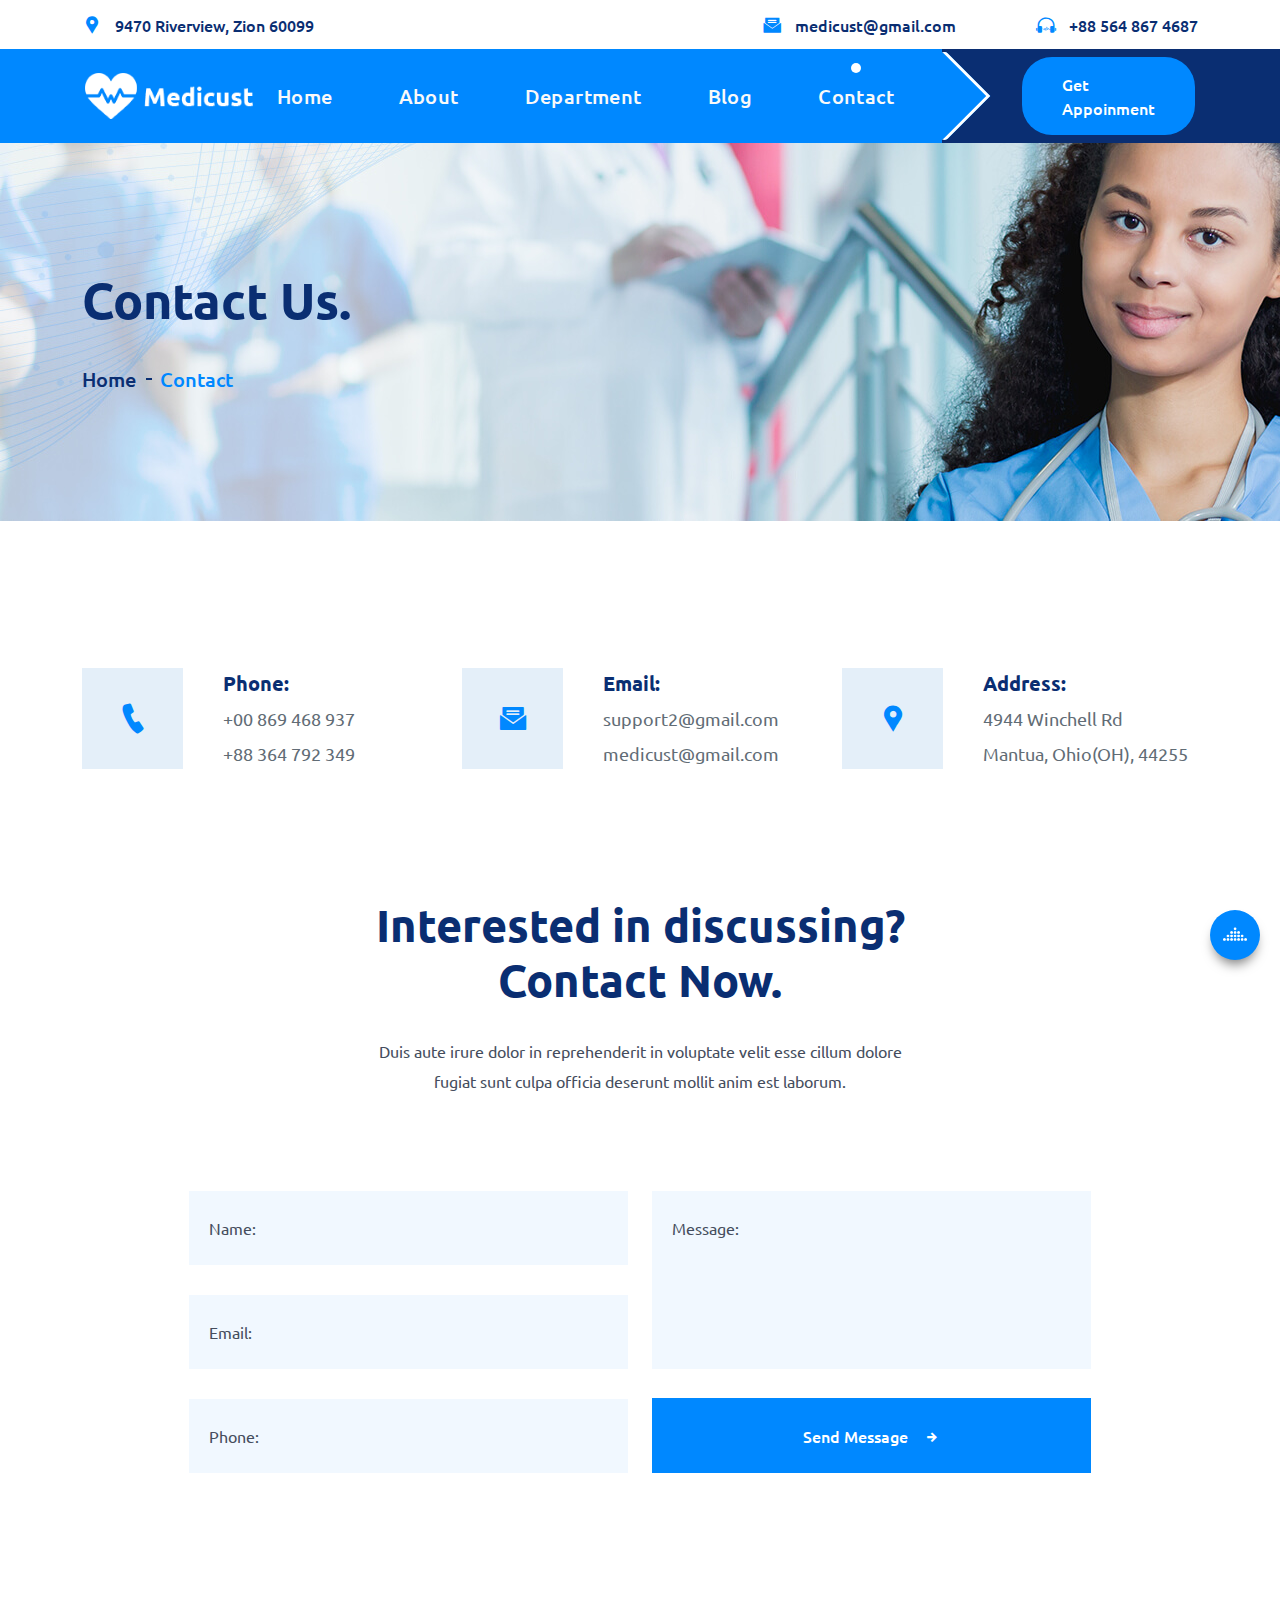
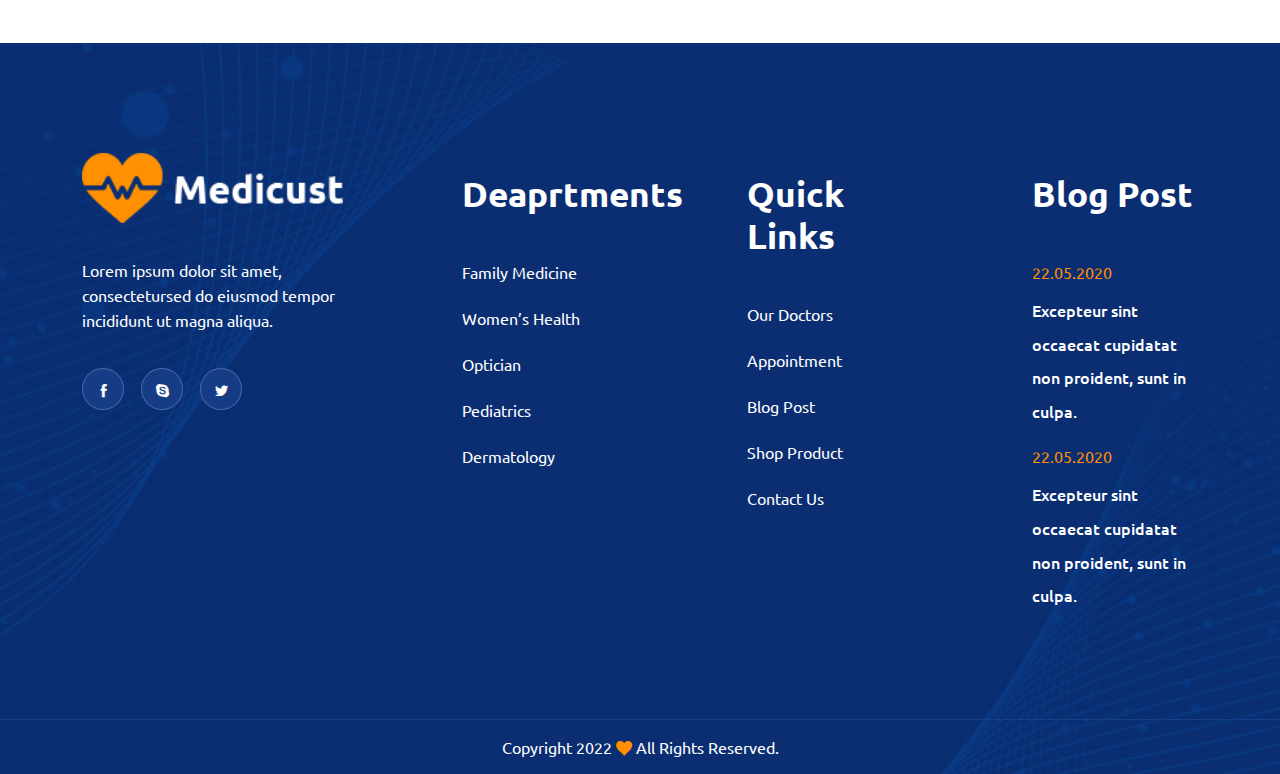
<file: contact.html>
<!DOCTYPE html>
<html lang="en">

<head>
    <meta charset="UTF-8" />
    <meta http-equiv="X-UA-Compatible" content="IE=edge" />
    <meta name="viewport" content="width=device-width, initial-scale=1.0" />
    <title>Medicust - Health and Medical</title>
    <!-- Favicon -->
    <link rel="shortcut icon" href="img/favicon.png" />
    <!-- Google Font -->
    <link rel="preconnect" href="https://fonts.googleapis.com" />
    <link rel="preconnect" href="https://fonts.gstatic.com" crossorigin />
    <link href="https://fonts.googleapis.com/css2?family=Ubuntu:wght@300;400;500;700&display=swap" rel="stylesheet" />
    <!-- Bootstrap CSS -->
    <link rel="stylesheet" href="css/bootstrap.min.css" />
    <!-- FlatIcon CSS -->
    <link rel="stylesheet" href="css/flaticon.css" />
    <!-- IconFont CSS -->
    <link rel="stylesheet" href="css/icofont.min.css" />
    <!-- Animate CSS -->
    <link rel="stylesheet" href="css/animate.css" />
    <!-- Owl Carousel CSS -->
    <link rel="stylesheet" href="css/owl.carousel.css" />
    <!-- Hamburgers CSS -->
    <link rel="stylesheet" href="css/hamburgers.min.css" />
    <!-- Custom CSS -->
    <link rel="stylesheet" href="css/style.css" />
    <link rel="stylesheet" href="css/responsive.css" />
</head>

<body>
    <!-- ==========================
        Topbar Start
    =========================== -->
    <div class="topbar d-none d-md-block">
        <div class="container-xl">
            <div class="row justify-content-center align-items-center">
                <div class="col-sm-5">
                    <p class="topbar-text">
                        <i class="icofont-google-map"></i>
                        <span>9470 Riverview, Zion 60099</span>
                    </p>
                </div>
                <div class="col-sm-7 text-end">
                    <p class="topbar-text d-inline-block">
                        <i class="icofont-envelope-open"></i>
                        <span>medicust@gmail.com</span>
                    </p>
                    <p class="topbar-text d-inline-block">
                        <i class="icofont-headphone-alt-1"></i>
                        <span>+88 564 867 4687</span>
                    </p>
                </div>
            </div>
        </div>
    </div>
    <!-- ==========================
        Topbar End
    =========================== -->

    <!-- ==========================
        Header Section Start
    =========================== -->
    <header class="sticky-md-top">
        <!-- ==========================
            Navbar Start
        =========================== -->
        <nav class="navbar navbar-expand-lg bg1 main-navbar py-0 sticky-md-top">
            <div class="container-xl px-lg-15">
                <a class="navbar-brand" href="index.html"><img src="img/logo.png" alt="Site Logo" /></a>
                <button class="navbar-toggler" type="button" data-bs-toggle="collapse" data-bs-target="#navbarSupportedContent" aria-controls="navbarSupportedContent" aria-expanded="false" aria-label="Toggle navigation">
                    <span class="navbar-toggler-icon"></span>
                </button>
                <div class="collapse navbar-collapse main-menu" id="navbarSupportedContent">
                    <ul class="navbar-nav ms-auto mb-2 mb-lg-0">
                        <li class="nav-item">
                            <a class="nav-link" href="index.html">Home</a>
                        </li>
                        <li class="nav-item">
                            <a class="nav-link" href="about.html">About</a>
                        </li>
                        <li class="nav-item">
                            <a class="nav-link" href="service-single.html">Department</a>
                        </li>
                        <li class="nav-item">
                            <a class="nav-link" href="blog.html">Blog</a>
                        </li>
                        <li class="nav-item active">
                            <a class="nav-link" href="contact.html">Contact</a>
                        </li>
                    </ul>
                    <span class="navbar-text">
                        <a href="contact.html" class="cus-btn">Get Appoinment</a>
                    </span>
                </div>
            </div>
        </nav>
        <!-- ==========================
            Navbar End
        =========================== -->
    </header>
    <!-- ==========================
        Header Section End
    =========================== -->

    <!-- ==========================
        Banner Section Start
    =========================== -->

    <section id="banner-sec" class="d-flex align-items-center">
        <div class="container">
            <div>
                <h2>Contact Us.</h2>
                <div class="breadcrumbs">
                    <a href="index.html">Home</a>
                    <span>Contact</span>
                </div>
            </div>
        </div>
    </section>

    <!-- ==========================
        Banner Section End
    =========================== -->

    <!-- ==========================
        Contact Section Start
    =========================== -->

    <section id="contact-sec">
        <div class="contact-info">
            <div class="container-lg">
                <div class="row info">
                    <div class="col-md-4 ">
                        <div class=" contact d-flex justify-content-center align-items-center flex-column flex-lg-row justify-content-sm-start ">
                            <i class="icofont-ui-call"></i>
                            <div class="text-center text-lg-start">
                                <h3>Phone:</h3>
                                <p>+00 869 468 937</p>
                                <p>+88 364 792 349</p>
                            </div>
                        </div>
                    </div>
                    <div class="col-md-4 mt-3 mt-md-0">
                        <div class="contact d-flex justify-content-center align-items-center flex-column flex-lg-row justify-content-sm-start">
                            <i class="icofont-envelope-open"></i>
                            <div class="text-center text-lg-start">
                                <h3>Email:</h3>
                                <p>support2@gmail.com</p>
                                <p>medicust@gmail.com</p>
                            </div>
                        </div>
                    </div>
                    <div class="col-md-4 mt-3 mt-md-0">
                        <div class="contact d-flex justify-content-center align-items-center flex-column flex-lg-row justify-content-sm-start">
                            <i class="icofont-google-map"></i>
                            <div class="text-center text-lg-start">
                                <h3>Address:</h3>
                                <p>4944 Winchell Rd</p>
                                <p>Mantua, Ohio(OH), 44255</p>
                            </div>
                        </div>
                    </div>
                </div>
            </div>
        </div>
        <div class="contact-form">
            <div class="container">
                <div class="row justify-content-center">
                    <div class="sec-header text-center col-xl-6">
                        <h2>Interested in discussing? Contact Now.</h2>
                        <p>Duis aute irure dolor in reprehenderit in voluptate velit esse cillum dolore fugiat sunt culpa officia deserunt mollit anim est laborum.</p>
                    </div>
                </div>
                <div class="row justify-content-center">
                    <div class="col-xl-10">
                        <form class="row justify-content-between contact-form">
                            <div class="col-12 col-md-6">
                                <div class="row">
                                    <div class="col-12">
                                        <input type="text" placeholder="Name:">
                                    </div>
                                    <div class="col-12">
                                        <input type="email" placeholder="Email:">
                                    </div>
                                    <div class="col-12">
                                        <input type="text" placeholder="Phone:">
                                    </div>
                                </div>
                            </div>
                            <div class="col-12 col-md-6">
                                <div class="row">
                                    <div class="col-12">
                                        <textarea placeholder="Message:"></textarea>
                                    </div>
                                    <div class="col-12">
                                        <button type="submit" class="cus-submit-btn w-100">
                                            Send Message <i class="icofont-arrow-right"></i>
                                        </button>
                                    </div>
                                </div>
                            </div>
                        </form>
                    </div>
                </div>
            </div>
        </div>
    </section>

    <!-- ==========================
        Contact Section End
    =========================== -->


    <!-- ==========================
        Footer Section Start
    =========================== -->

    <footer>
        <div class="container">
            <div class="row justify-content-lg-between">
                <div class="col-lg-3 col-md-6">
                    <div class="footer-col">
                        <a href="index.html">
                            <img src="img/logo-2.png" alt="Footer logo">
                        </a>
                        <p>Lorem ipsum dolor sit amet, consectetursed do eiusmod tempor incididunt ut magna aliqua.</p>
                        <div class="footer-social">
                            <a href="#">
                                <i class="icofont-facebook"></i>
                            </a>
                            <a href="#">
                                <i class="icofont-skype"></i>
                            </a>
                            <a href="#">
                                <i class="icofont-twitter"></i>
                            </a>
                        </div>
                    </div>
                </div>
                <div class="col-xl-2 col-lg-3 col-sm-6">
                    <div class="footer-col">
                        <h2 class="footer-title">Deaprtments</h2>
                        <ul>
                            <li><a href="service-single.html">Family Medicine</a></li>
                            <li><a href="service-single.html">Women’s Health</a></li>
                            <li><a href="service-single.html">Optician</a></li>
                            <li><a href="service-single.html">Pediatrics</a></li>
                            <li><a href="service-single.html">Dermatology</a></li>
                        </ul>
                    </div>
                </div>
                <div class="col-xl-2 col-lg-3 col-sm-6">
                    <div class="footer-col">
                        <h2 class="footer-title">Quick Links</h2>
                        <ul>
                            <li><a href="#">Our Doctors</a></li>
                            <li><a href="contact.html">Appointment</a></li>
                            <li><a href="blog.html">Blog Post</a></li>
                            <li><a href="#">Shop Product</a></li>
                            <li><a href="contact.html">Contact Us</a></li>
                        </ul>
                    </div>
                </div>
                <div class="col-xl-2 col-lg-3 col-md-6 pl-xl-0">
                    <div class="footer-col">
                        <h2 class="footer-title">Blog Post</h2>
                        <div class="footer-blog">
                            <span class="date">22.05.2020</span>
                            <h3>
                                <a href="blog-single.html">Excepteur sint occaecat cupidatat non proident, sunt in culpa.</a>
                            </h3>
                        </div>
                        <div class="footer-blog">
                            <span class="date">22.05.2020</span>
                            <h3>
                                <a href="blog-single.html">Excepteur sint occaecat cupidatat non proident, sunt in culpa.</a>
                            </h3>
                        </div>
                    </div>
                </div>
            </div>
        </div>
        <div class="footer-bottom">
            <p>Copyright 2022 <i class="icofont-heart-alt"></i> All Rights Reserved.</p>
        </div>
    </footer>

    <!-- ==========================
        Footer Section End
    =========================== -->

    <!-- ==========================
        Back-To-Top Start
    =========================== -->
    <div class="back2top bg1 wave">
        <i class="icofont-dotted-up text-white"></i>
    </div>
    <!-- ==========================
        Back-To-Top End
    =========================== -->

    <!-- jQuery JS -->
    <script src="js/jquery-1.12.4.min.js"></script>
    <!-- Bootstrap JS -->
    <script src="js/bootstrap.bundle.js"></script>
    <!-- Owl Carouse JS -->
    <script src="js/owl.carousel.js"></script>
    <!-- Wow JS -->
    <script src="js/wow.min.js"></script>
    <!-- WayPoints JS -->
    <script src="js/jquery.waypoints.min.js"></script>
    <!-- CounterUp JS -->
    <script src="js/jquery.counterup.min.js"></script>
    <!-- Sticky Side Bar JS -->
    <script src="js/theia-sticky-sidebar.min.js"></script>
    <!-- Smooth Scroll JS -->
    <script src="js/SmoothScroll.js"></script>
    <!-- Main.js -->
    <script src="js/main.js"></script>
</body>

</html>
</file>
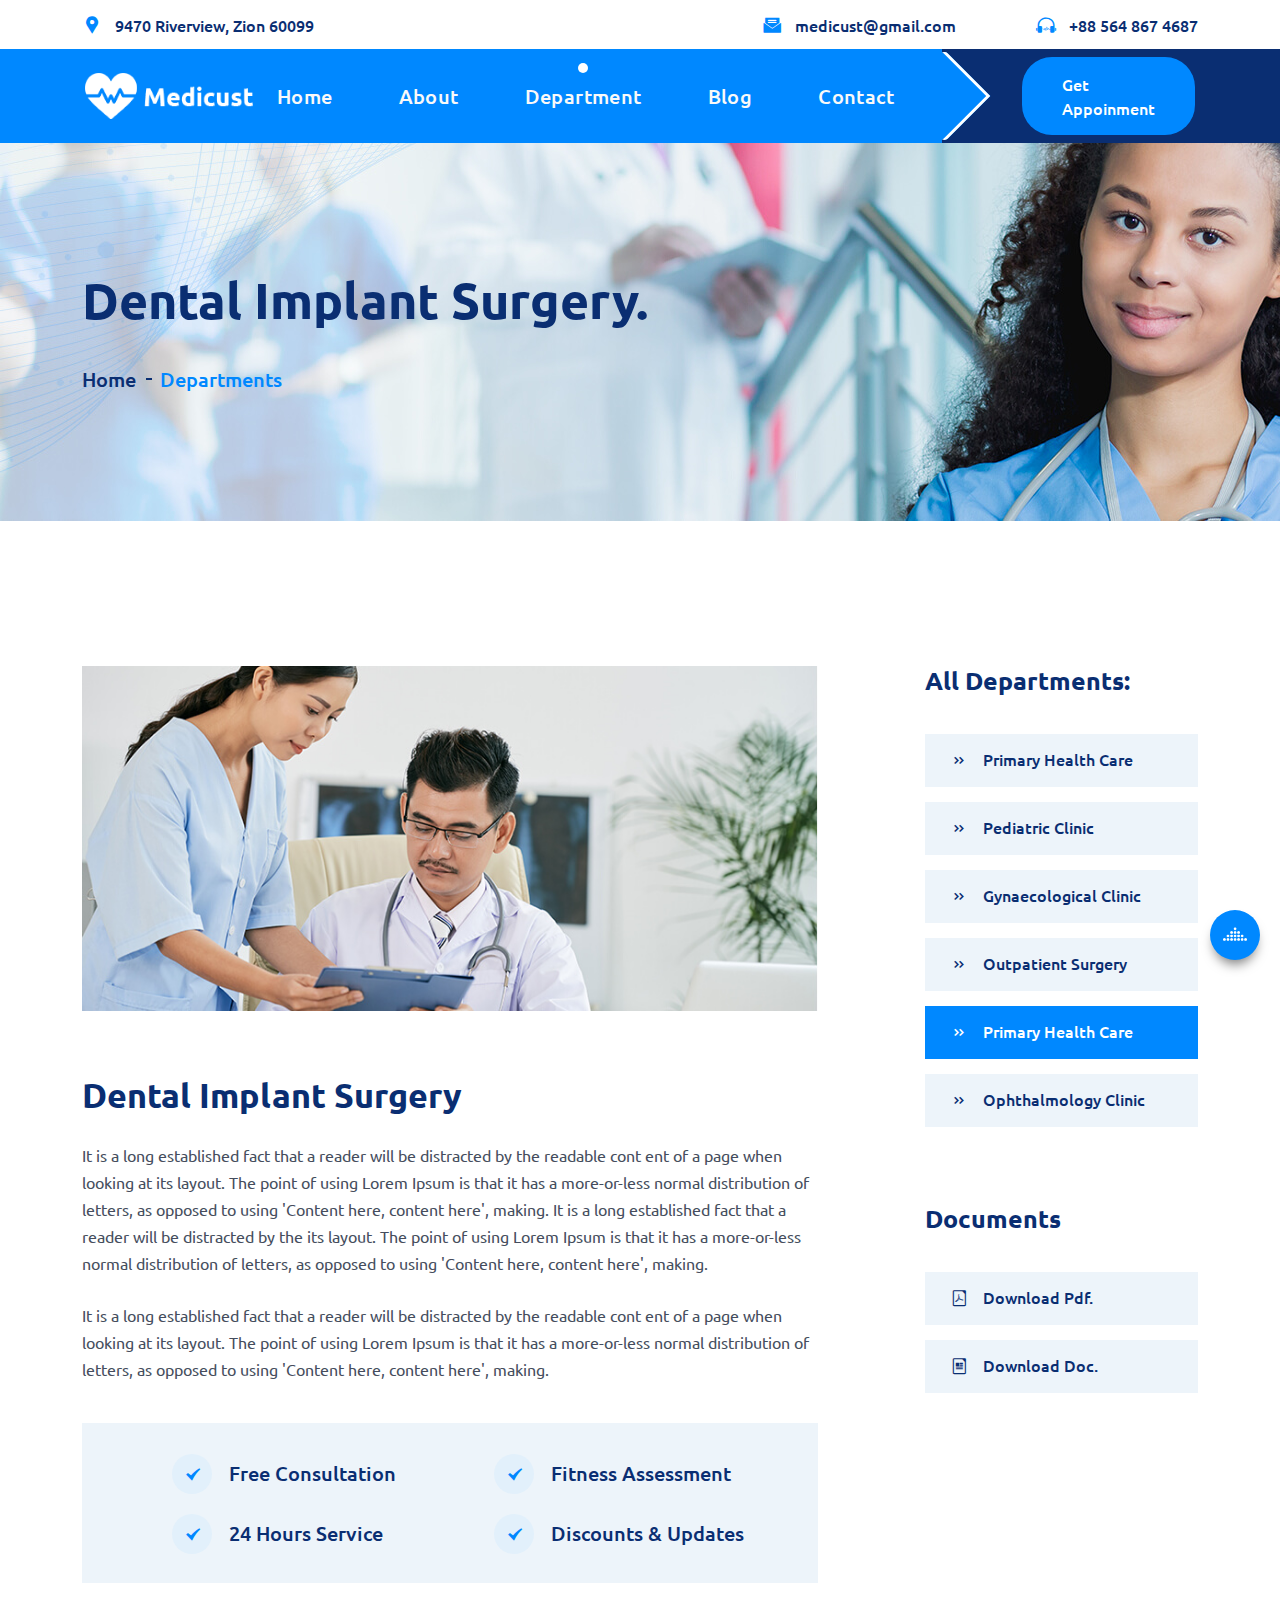
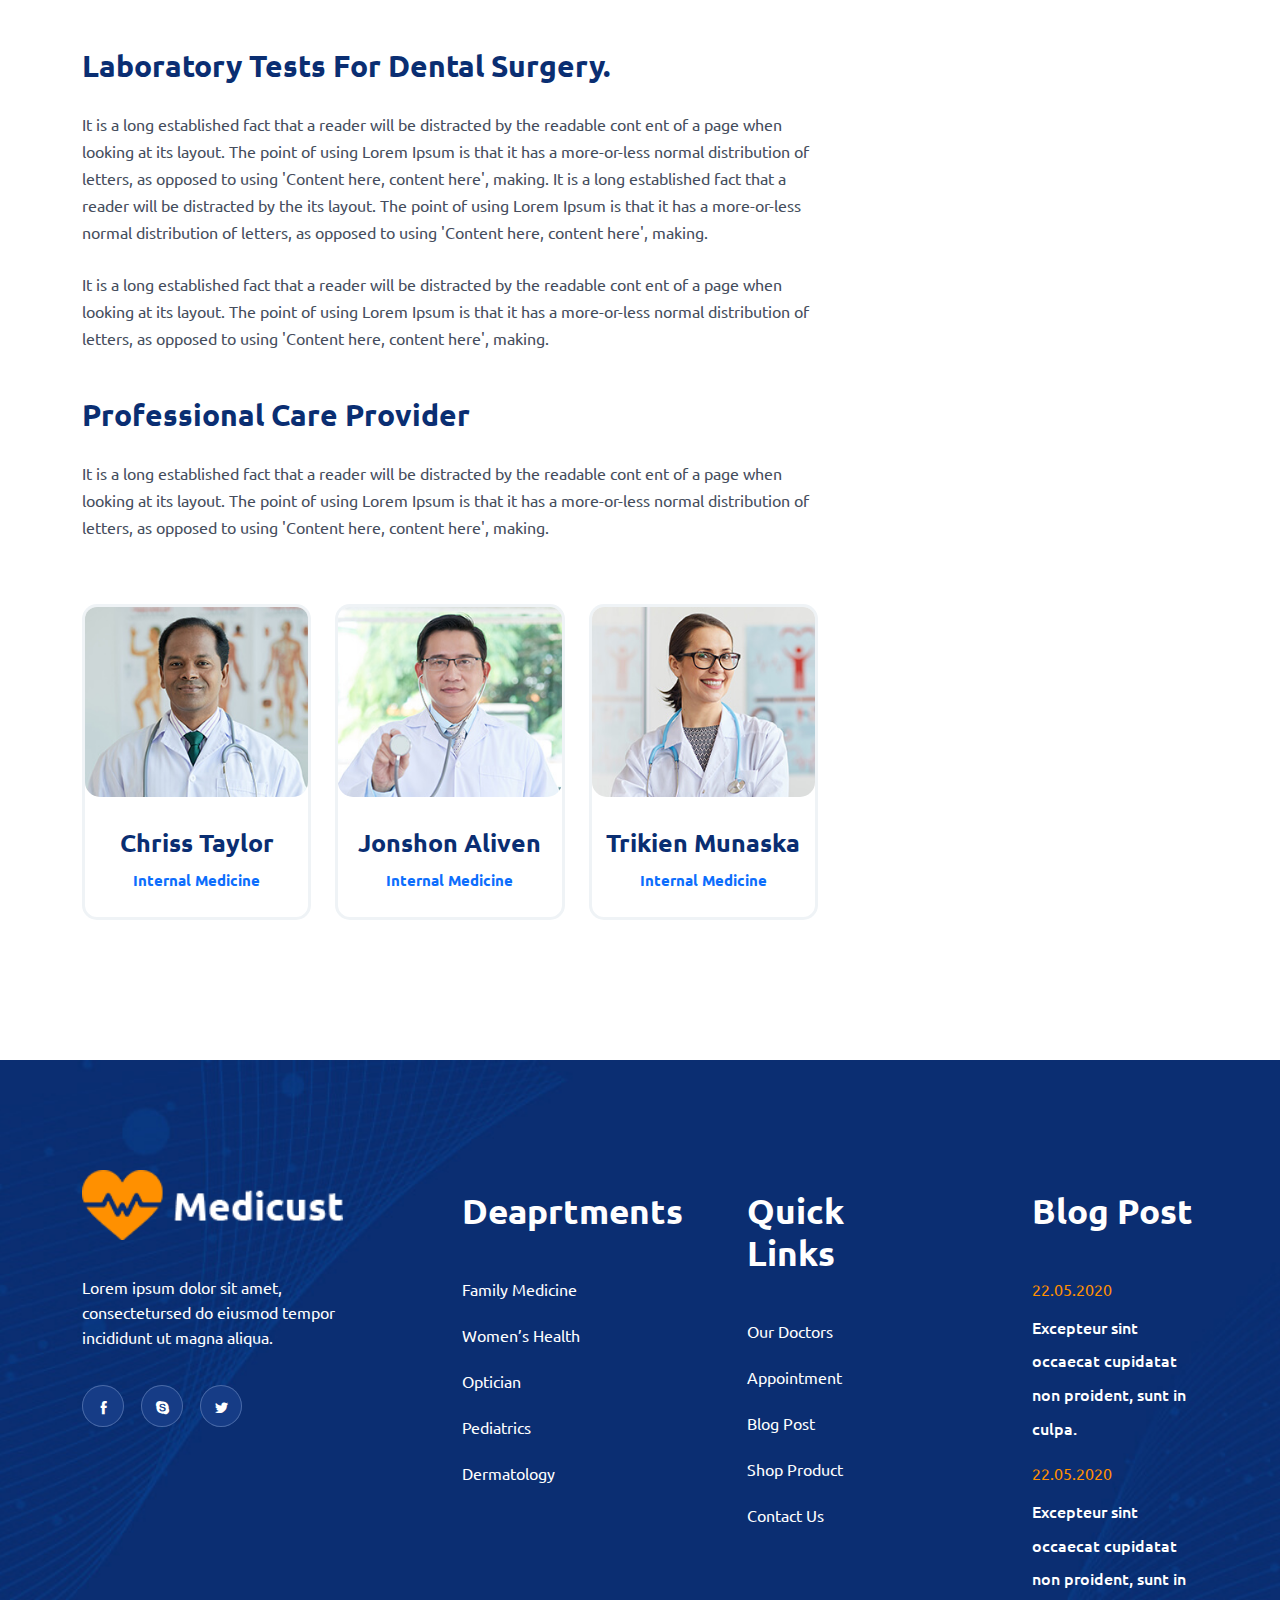
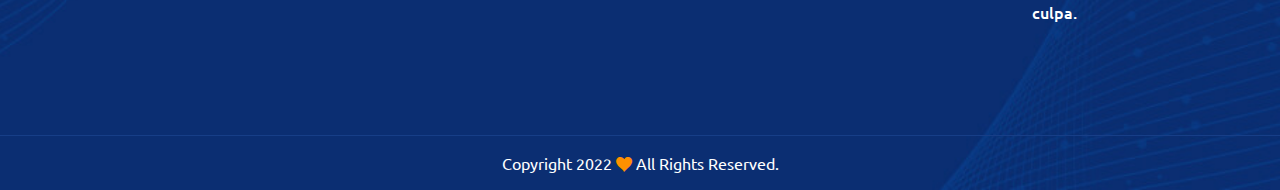
<file: service-single.html>
<!DOCTYPE html>
<html lang="en">

<head>
    <meta charset="UTF-8" />
    <meta http-equiv="X-UA-Compatible" content="IE=edge" />
    <meta name="viewport" content="width=device-width, initial-scale=1.0" />
    <title>Medicust - Health and Medical</title>
    <!-- Favicon -->
    <link rel="shortcut icon" href="img/favicon.png" />
    <!-- Google Font -->
    <link rel="preconnect" href="https://fonts.googleapis.com" />
    <link rel="preconnect" href="https://fonts.gstatic.com" crossorigin />
    <link href="https://fonts.googleapis.com/css2?family=Ubuntu:wght@300;400;500;700&display=swap" rel="stylesheet" />
    <!-- Bootstrap CSS -->
    <link rel="stylesheet" href="css/bootstrap.min.css" />
    <!-- FlatIcon CSS -->
    <link rel="stylesheet" href="css/flaticon.css" />
    <!-- IconFont CSS -->
    <link rel="stylesheet" href="css/icofont.min.css" />
    <!-- Animate CSS -->
    <link rel="stylesheet" href="css/animate.css" />
    <!-- Owl Carousel CSS -->
    <link rel="stylesheet" href="css/owl.carousel.css" />
    <!-- Hamburgers CSS -->
    <link rel="stylesheet" href="css/hamburgers.min.css" />
    <!-- Custom CSS -->
    <link rel="stylesheet" href="css/style.css" />
    <link rel="stylesheet" href="css/responsive.css" />
</head>

<body>
    <!-- ==========================
        Topbar Start
    =========================== -->
    <div class="topbar d-none d-md-block">
        <div class="container-xl">
            <div class="row justify-content-center align-items-center">
                <div class="col-sm-5">
                    <p class="topbar-text">
                        <i class="icofont-google-map"></i>
                        <span>9470 Riverview, Zion 60099</span>
                    </p>
                </div>
                <div class="col-sm-7 text-end">
                    <p class="topbar-text d-inline-block">
                        <i class="icofont-envelope-open"></i>
                        <span>medicust@gmail.com</span>
                    </p>
                    <p class="topbar-text d-inline-block">
                        <i class="icofont-headphone-alt-1"></i>
                        <span>+88 564 867 4687</span>
                    </p>
                </div>
            </div>
        </div>
    </div>
    <!-- ==========================
        Topbar End
    =========================== -->

    <!-- ==========================
        Header Section Start
    =========================== -->
    <header class="sticky-md-top">
        <!-- ==========================
            Navbar Start
        =========================== -->
        <nav class="navbar navbar-expand-lg bg1 main-navbar py-0 sticky-md-top">
            <div class="container-xl px-lg-15">
                <a class="navbar-brand" href="index.html"><img src="img/logo.png" alt="Site Logo" /></a>
                <button class="navbar-toggler" type="button" data-bs-toggle="collapse" data-bs-target="#navbarSupportedContent" aria-controls="navbarSupportedContent" aria-expanded="false" aria-label="Toggle navigation">
                    <span class="navbar-toggler-icon"></span>
                </button>
                <div class="collapse navbar-collapse main-menu" id="navbarSupportedContent">
                    <ul class="navbar-nav ms-auto mb-2 mb-lg-0">
                        <li class="nav-item">
                            <a class="nav-link" href="index.html">Home</a>
                        </li>
                        <li class="nav-item">
                            <a class="nav-link" href="about.html">About</a>
                        </li>
                        <li class="nav-item active">
                            <a class="nav-link" href="service-single.html">Department</a>
                        </li>
                        <li class="nav-item">
                            <a class="nav-link" href="blog.html">Blog</a>
                        </li>
                        <li class="nav-item">
                            <a class="nav-link" href="contact.html">Contact</a>
                        </li>
                    </ul>
                    <span class="navbar-text">
                        <a href="contact.html" class="cus-btn">Get Appoinment</a>
                    </span>
                </div>
            </div>
        </nav>
        <!-- ==========================
            Navbar End
        =========================== -->
    </header>
    <!-- ==========================
        Header Section End
    =========================== -->

    <!-- ==========================
        Banner Section Start
    =========================== -->

    <section id="banner-sec" class="d-flex align-items-center">
        <div class="container">
            <div>
                <h2>Dental Implant Surgery.</h2>
                <div class="breadcrumbs">
                    <a href="index.html">Home</a>
                    <span>Departments</span>
                </div>
            </div>
        </div>
    </section>

    <!-- ==========================
        Banner Section End
    =========================== -->


    <!-- ==========================
        Department Details Section Start
    =========================== -->

    <section id="department-sec">
        <div class="container">
            <div class="row justify-content-xl-between">
                <div class="col-xl-8">
                    <div class="department_content">
                        <div class="department-thumbnail">
                            <img src="img/service/01.jpg" alt="Service Title">
                        </div>
                        <h2 class="department-title">Dental Implant Surgery</h2>
                        <p>It is a long established fact that a reader will be distracted by the readable cont ent of a page when looking at its layout. The point of using Lorem Ipsum is that it has a more-or-less normal distribution of letters, as opposed
                            to using 'Content here, content here', making. It is a long established fact that a reader will be distracted by the its layout. The point of using Lorem Ipsum is that it has a more-or-less normal distribution of letters, as
                            opposed to using 'Content here, content here', making.</p>
                        <p>It is a long established fact that a reader will be distracted by the readable cont ent of a page when looking at its layout. The point of using Lorem Ipsum is that it has a more-or-less normal distribution of letters, as opposed
                            to using 'Content here, content here', making.</p>
                        <ul>
                            <li>Free Consultation</li>
                            <li>Fitness Assessment</li>
                            <li>24 Hours Service</li>
                            <li>Discounts & Updates</li>
                        </ul>
                        <h3>Laboratory Tests For Dental Surgery.</h3>
                        <p>It is a long established fact that a reader will be distracted by the readable cont ent of a page when looking at its layout. The point of using Lorem Ipsum is that it has a more-or-less normal distribution of letters, as opposed
                            to using 'Content here, content here', making. It is a long established fact that a reader will be distracted by the its layout. The point of using Lorem Ipsum is that it has a more-or-less normal distribution of letters, as
                            opposed to using 'Content here, content here', making.</p>
                        <p>It is a long established fact that a reader will be distracted by the readable cont ent of a page when looking at its layout. The point of using Lorem Ipsum is that it has a more-or-less normal distribution of letters, as opposed
                            to using 'Content here, content here', making.</p>
                        <h3>Professional Care Provider</h3>
                        <p>It is a long established fact that a reader will be distracted by the readable cont ent of a page when looking at its layout. The point of using Lorem Ipsum is that it has a more-or-less normal distribution of letters, as opposed
                            to using 'Content here, content here', making.</p>
                        <div class="row justify-content-center mt-xl-5 mt-3 mb-125">
                            <div class="col-lg-4 col-sm-6">
                                <div class="team-member">
                                    <div class="member-photo">
                                        <img src="img/team/01.jpg" alt="Team Member Name" />
                                    </div>
                                    <h2><a href="#">Chriss Taylor</a></h2>
                                    <p><a href="#">Internal Medicine</a></p>
                                </div>
                            </div>
                            <div class="col-lg-4 col-sm-6">
                                <div class="team-member">
                                    <div class="member-photo">
                                        <img src="img/team/02.jpg" alt="Team Member Name" />
                                    </div>
                                    <h2><a href="#">Jonshon Aliven</a></h2>
                                    <p><a href="#">Internal Medicine</a></p>
                                </div>
                            </div>
                            <div class="col-lg-4 col-sm-6">
                                <div class="team-member">
                                    <div class="member-photo">
                                        <img src="img/team/03.jpg" alt="Team Member Name" />
                                    </div>
                                    <h2><a href="#">Trikien Munaska</a></h2>
                                    <p><a href="#">Internal Medicine</a></p>
                                </div>
                            </div>
                        </div>
                    </div>
                </div>
                <div class="col-xl-3 ps-xl-0 asideRightFixed">
                    <aside>
                        <div class="department-widget">
                            <h2>All Departments:</h2>
                            <ul>
                                <li>
                                    <a href="#">
                                        <i class="icofont-double-right"></i> Primary Health Care
                                    </a>
                                </li>
                                <li>
                                    <a href="#">
                                        <i class="icofont-double-right"></i> Pediatric Clinic
                                    </a>
                                </li>
                                <li>
                                    <a href="#">
                                        <i class="icofont-double-right"></i> Gynaecological Clinic
                                    </a>
                                </li>
                                <li>
                                    <a href="#">
                                        <i class="icofont-double-right"></i> Outpatient Surgery
                                    </a>
                                </li>
                                <li class="active">
                                    <a href="#">
                                        <i class="icofont-double-right"></i> Primary Health Care
                                    </a>
                                </li>
                                <li>
                                    <a href="#">
                                        <i class="icofont-double-right"></i> Ophthalmology Clinic
                                    </a>
                                </li>
                            </ul>
                        </div>
                        <div class="department-widget widget-download-files">
                            <h2>Documents</h2>
                            <ul>
                                <li>
                                    <a href="#">
                                        <i class="icofont-file-pdf"></i> Download Pdf.
                                    </a>
                                </li>
                                <li>
                                    <a href="#">
                                        <i class="icofont-file-document"></i> Download Doc.
                                    </a>
                                </li>
                            </ul>
                        </div>
                    </aside>
                </div>
            </div>
        </div>
    </section>

    <!-- ==========================
        Department Details Section End
    =========================== -->




    <!-- ==========================
        Footer Section Start
    =========================== -->

    <footer>
        <div class="container">
            <div class="row justify-content-lg-between">
                <div class="col-lg-3 col-md-6">
                    <div class="footer-col">
                        <a href="index.html">
                            <img src="img/logo-2.png" alt="Footer logo">
                        </a>
                        <p>Lorem ipsum dolor sit amet, consectetursed do eiusmod tempor incididunt ut magna aliqua.</p>
                        <div class="footer-social">
                            <a href="#">
                                <i class="icofont-facebook"></i>
                            </a>
                            <a href="#">
                                <i class="icofont-skype"></i>
                            </a>
                            <a href="#">
                                <i class="icofont-twitter"></i>
                            </a>
                        </div>
                    </div>
                </div>
                <div class="col-xl-2 col-lg-3 col-sm-6">
                    <div class="footer-col">
                        <h2 class="footer-title">Deaprtments</h2>
                        <ul>
                            <li><a href="service-single.html">Family Medicine</a></li>
                            <li><a href="service-single.html">Women’s Health</a></li>
                            <li><a href="service-single.html">Optician</a></li>
                            <li><a href="service-single.html">Pediatrics</a></li>
                            <li><a href="service-single.html">Dermatology</a></li>
                        </ul>
                    </div>
                </div>
                <div class="col-xl-2 col-lg-3 col-sm-6">
                    <div class="footer-col">
                        <h2 class="footer-title">Quick Links</h2>
                        <ul>
                            <li><a href="#">Our Doctors</a></li>
                            <li><a href="contact.html">Appointment</a></li>
                            <li><a href="blog.html">Blog Post</a></li>
                            <li><a href="#">Shop Product</a></li>
                            <li><a href="contact.html">Contact Us</a></li>
                        </ul>
                    </div>
                </div>
                <div class="col-xl-2 col-lg-3 col-md-6 pl-xl-0">
                    <div class="footer-col">
                        <h2 class="footer-title">Blog Post</h2>
                        <div class="footer-blog">
                            <span class="date">22.05.2020</span>
                            <h3>
                                <a href="blog-single.html">Excepteur sint occaecat cupidatat non proident, sunt in culpa.</a>
                            </h3>
                        </div>
                        <div class="footer-blog">
                            <span class="date">22.05.2020</span>
                            <h3>
                                <a href="blog-single.html">Excepteur sint occaecat cupidatat non proident, sunt in culpa.</a>
                            </h3>
                        </div>
                    </div>
                </div>
            </div>
        </div>
        <div class="footer-bottom">
            <p>Copyright 2022 <i class="icofont-heart-alt"></i> All Rights Reserved.</p>
        </div>
    </footer>

    <!-- ==========================
        Footer Section End
    =========================== -->

    <!-- ==========================
        Back-To-Top Start
    =========================== -->
    <div class="back2top bg1 wave">
        <i class="icofont-dotted-up text-white"></i>
    </div>
    <!-- ==========================
        Back-To-Top End
    =========================== -->

    <!-- jQuery JS -->
    <script src="js/jquery-1.12.4.min.js"></script>
    <!-- Bootstrap JS -->
    <script src="js/bootstrap.bundle.js"></script>
    <!-- Owl Carouse JS -->
    <script src="js/owl.carousel.js"></script>
    <!-- Wow JS -->
    <script src="js/wow.min.js"></script>
    <!-- WayPoints JS -->
    <script src="js/jquery.waypoints.min.js"></script>
    <!-- CounterUp JS -->
    <script src="js/jquery.counterup.min.js"></script>
    <!-- Sticky Side Bar JS -->
    <script src="js/theia-sticky-sidebar.min.js"></script>
    <!-- Smooth Scroll JS -->
    <script src="js/SmoothScroll.js"></script>
    <!-- Main.js -->
    <script src="js/main.js"></script>
</body>

</html>
</file>
<file: css/flaticon.css>
@font-face{font-family:"Flaticon";src:url("../fonts/Flaticon.eot");src:url("../fonts/Flaticon.eot?#iefix") format("embedded-opentype"),url("../fonts/Flaticon.woff") format("woff"),url("../fonts/Flaticon.ttf") format("truetype"),url("../fonts/Flaticon.svg#Flaticon") format("svg");font-weight:normal;font-style:normal}@media screen and (-webkit-min-device-pixel-ratio:0){@font-face{font-family:"Flaticon";src:url("./Flaticon.svg#Flaticon") format("svg")}}[class^="flaticon-"]:before,[class*=" flaticon-"]:before,[class^="flaticon-"]:after,[class*=" flaticon-"]:after{font-family:Flaticon;font-size:20px;font-style:normal}.flaticon-001-clock-1:before{content:"\f100"}.flaticon-002-medicine-2:before{content:"\f101"}.flaticon-003-chat:before{content:"\f102"}.flaticon-004-blood-sample-2:before{content:"\f103"}.flaticon-005-blood-donation-3:before{content:"\f104"}.flaticon-006-cardiogram-8:before{content:"\f105"}.flaticon-007-calendar-3:before{content:"\f106"}.flaticon-008-ambulance-6:before{content:"\f107"}.flaticon-009-cardiogram-7:before{content:"\f108"}.flaticon-010-mortar-2:before{content:"\f109"}.flaticon-011-atoms:before{content:"\f10a"}.flaticon-012-calendar-2:before{content:"\f10b"}.flaticon-013-blood-donation-2:before{content:"\f10c"}.flaticon-014-clinic-history-8:before{content:"\f10d"}.flaticon-015-blood-donation-1:before{content:"\f10e"}.flaticon-016-doctor-1:before{content:"\f10f"}.flaticon-017-molecules:before{content:"\f110"}.flaticon-018-scale-1:before{content:"\f111"}.flaticon-019-skull:before{content:"\f112"}.flaticon-020-hospital-bed-1:before{content:"\f113"}.flaticon-021-hospital-9:before{content:"\f114"}.flaticon-022-fish:before{content:"\f115"}.flaticon-023-knife:before{content:"\f116"}.flaticon-024-spermatozoon:before{content:"\f117"}.flaticon-025-printer:before{content:"\f118"}.flaticon-026-bones:before{content:"\f119"}.flaticon-027-stomach:before{content:"\f11a"}.flaticon-028-cardiogram-6:before{content:"\f11b"}.flaticon-029-stretcher-1:before{content:"\f11c"}.flaticon-030-clinic-history-7:before{content:"\f11d"}.flaticon-031-scanner:before{content:"\f11e"}.flaticon-032-laptop-3:before{content:"\f11f"}.flaticon-033-scale:before{content:"\f120"}.flaticon-034-folder:before{content:"\f121"}.flaticon-035-clinic-history-6:before{content:"\f122"}.flaticon-036-hospital-8:before{content:"\f123"}.flaticon-037-tablets:before{content:"\f124"}.flaticon-038-medicine-book-1:before{content:"\f125"}.flaticon-039-emergency-call-1:before{content:"\f126"}.flaticon-040-placeholder:before{content:"\f127"}.flaticon-041-helicopter:before{content:"\f128"}.flaticon-042-hospital-7:before{content:"\f129"}.flaticon-043-dropper-1:before{content:"\f12a"}.flaticon-044-dumbbell:before{content:"\f12b"}.flaticon-045-molecule:before{content:"\f12c"}.flaticon-046-cardiogram-5:before{content:"\f12d"}.flaticon-047-head:before{content:"\f12e"}.flaticon-048-lungs:before{content:"\f12f"}.flaticon-049-glasses:before{content:"\f130"}.flaticon-050-mortar-1:before{content:"\f131"}.flaticon-051-emergency-call:before{content:"\f132"}.flaticon-052-flask-2:before{content:"\f133"}.flaticon-053-medical-history:before{content:"\f134"}.flaticon-054-ambulance-5:before{content:"\f135"}.flaticon-055-calendar-1:before{content:"\f136"}.flaticon-056-first-aid-kit-5:before{content:"\f137"}.flaticon-057-crutch:before{content:"\f138"}.flaticon-058-blood-transfusion-2:before{content:"\f139"}.flaticon-059-ambulance-4:before{content:"\f13a"}.flaticon-060-cardiogram-4:before{content:"\f13b"}.flaticon-061-nuclear-1:before{content:"\f13c"}.flaticon-062-cardiogram-3:before{content:"\f13d"}.flaticon-063-thermometer-2:before{content:"\f13e"}.flaticon-064-hospital-6:before{content:"\f13f"}.flaticon-065-hospital-bed:before{content:"\f140"}.flaticon-066-cardiogram-2:before{content:"\f141"}.flaticon-067-clinic-history-5:before{content:"\f142"}.flaticon-068-ambulance-3:before{content:"\f143"}.flaticon-069-test-tube:before{content:"\f144"}.flaticon-070-first-aid-kit-4:before{content:"\f145"}.flaticon-071-clipboard-2:before{content:"\f146"}.flaticon-072-hospital-5:before{content:"\f147"}.flaticon-073-laptop-2:before{content:"\f148"}.flaticon-074-laptop-1:before{content:"\f149"}.flaticon-075-cardiogram-1:before{content:"\f14a"}.flaticon-076-microscope:before{content:"\f14b"}.flaticon-077-ribbon:before{content:"\f14c"}.flaticon-078-patch-2:before{content:"\f14d"}.flaticon-079-safebox:before{content:"\f14e"}.flaticon-080-shield:before{content:"\f14f"}.flaticon-081-dropper:before{content:"\f150"}.flaticon-082-pills-3:before{content:"\f151"}.flaticon-083-stethoscope:before{content:"\f152"}.flaticon-084-pills-2:before{content:"\f153"}.flaticon-085-blood-sample-1:before{content:"\f154"}.flaticon-086-flask-1:before{content:"\f155"}.flaticon-087-glass-of-water:before{content:"\f156"}.flaticon-088-injection-1:before{content:"\f157"}.flaticon-089-blood-transfusion-1:before{content:"\f158"}.flaticon-090-vaccine:before{content:"\f159"}.flaticon-091-no-smoking:before{content:"\f15a"}.flaticon-092-clock:before{content:"\f15b"}.flaticon-093-pills-1:before{content:"\f15c"}.flaticon-094-blood-drop-1:before{content:"\f15d"}.flaticon-095-patch-1:before{content:"\f15e"}.flaticon-096-calendar:before{content:"\f15f"}.flaticon-097-flask:before{content:"\f160"}.flaticon-098-blood-drop:before{content:"\f161"}.flaticon-099-first-aid-kit-3:before{content:"\f162"}.flaticon-100-voltmeter:before{content:"\f163"}.flaticon-101-cardiogram:before{content:"\f164"}.flaticon-102-hospital-4:before{content:"\f165"}.flaticon-103-nuclear:before{content:"\f166"}.flaticon-104-blood-sample:before{content:"\f167"}.flaticon-105-first-aid-kit-2:before{content:"\f168"}.flaticon-106-first-aid-kit-1:before{content:"\f169"}.flaticon-107-medicine-1:before{content:"\f16a"}.flaticon-108-hospital-3:before{content:"\f16b"}.flaticon-109-injection:before{content:"\f16c"}.flaticon-110-hospital-2:before{content:"\f16d"}.flaticon-111-ambulance-2:before{content:"\f16e"}.flaticon-112-mortar:before{content:"\f16f"}.flaticon-113-clinic-history-4:before{content:"\f170"}.flaticon-114-pill:before{content:"\f171"}.flaticon-115-ambulance-1:before{content:"\f172"}.flaticon-116-patch:before{content:"\f173"}.flaticon-117-stretcher:before{content:"\f174"}.flaticon-118-blood-transfusion:before{content:"\f175"}.flaticon-119-clipboard-1:before{content:"\f176"}.flaticon-120-monitor-1:before{content:"\f177"}.flaticon-121-smartphone-4:before{content:"\f178"}.flaticon-122-clinic-history-3:before{content:"\f179"}.flaticon-123-smartphone-3:before{content:"\f17a"}.flaticon-124-laptop:before{content:"\f17b"}.flaticon-125-clinic-history-2:before{content:"\f17c"}.flaticon-126-medicine:before{content:"\f17d"}.flaticon-127-thermometer-1:before{content:"\f17e"}.flaticon-128-thermometer:before{content:"\f17f"}.flaticon-129-hospital-1:before{content:"\f180"}.flaticon-130-clinic-history-1:before{content:"\f181"}.flaticon-131-venus:before{content:"\f182"}.flaticon-132-medicine-book:before{content:"\f183"}.flaticon-133-smartphone-2:before{content:"\f184"}.flaticon-134-smartphone-1:before{content:"\f185"}.flaticon-135-hospital:before{content:"\f186"}.flaticon-136-monitor:before{content:"\f187"}.flaticon-137-doctor:before{content:"\f188"}.flaticon-138-loupe:before{content:"\f189"}.flaticon-139-first-aid-kit:before{content:"\f18a"}.flaticon-140-healthcare:before{content:"\f18b"}.flaticon-141-clinic-history:before{content:"\f18c"}.flaticon-142-ambulance:before{content:"\f18d"}.flaticon-143-teeth:before{content:"\f18e"}.flaticon-144-blood-donation:before{content:"\f18f"}.flaticon-145-flag:before{content:"\f190"}.flaticon-146-archive:before{content:"\f191"}.flaticon-147-pills:before{content:"\f192"}.flaticon-148-smartphone:before{content:"\f193"}.flaticon-149-bottle:before{content:"\f194"}.flaticon-150-clipboard:before{content:"\f195"}
</file>
<file: css/style.css>
/* =====================
Common Code
===================== */

* {
    margin: 0;
    padding: 0;
    border: 0;
    outline: 0;
    box-sizing: border-box;
    transition: all .4s ease-in-out;
}

body {
    overflow-x: hidden!important;
    background: #fff;
    font-family: 'Ubuntu', sans-serif;
    ;
}

img {
    width: 100%;
}

h1,
h2,
h3,
h4,
h5,
h6,
P {
    margin: 0;
}

ol,
ul,
li {
    list-style-type: none;
    padding-left: 0;
    margin-top: 0;
    margin-bottom: 0;
}

a,
a:active,
a:focus,
a:hover,
a:visited {
    text-decoration: none;
}

input,
textarea,
input:focus,
textarea:focus {
    border: 0;
    outline: 0;
    box-shadow: none;
    resize: none;
}

textarea::placeholder,
input::placeholder {
    transition: all .2s linear;
}

::selection {
    background: #0a2e72;
    color: #fff;
    text-shadow: none;
}

.sec-header>h2 {
    font-size: 45px;
    font-weight: 700;
    line-height: 55px;
    color: #0a2e72;
    margin-bottom: 28px;
}

.sec-header>p {
    font-size: 16px;
    line-height: 30px;
    color: #454d5d;
}


/* spacing */

.px-lg-15 {
    padding-left: 15px;
    padding-right: 15px;
}

.mt-65 {
    margin-top: 65px;
}

.mt-130 {
    margin-top: 130px;
}

.mb-125 {
    margin-bottom: 125px;
}

.mb-130 {
    margin-bottom: 130px;
}


/* color */

.c1 {
    color: #0088ff;
}

.bg1 {
    background: #0088ff;
}

.bg2 {
    background: #edf4fa;
}


/* cus-btn start */

.cus-btn {
    font-size: 16px;
    font-weight: 500;
    color: #fff !important;
    background: #0088ff;
    display: inline-block;
    padding: 15px 40px;
    border-radius: 30px;
}

.cus-btn i {
    font-size: 15px;
    margin-left: 12px;
    display: inline-block;
    transition: all .2s ease;
}

.cus-btn:hover {
    -webkit-box-shadow: inset 0 0 0 6px rgba(255, 255, 255, .4);
    box-shadow: inset 0 0 0 6px rgba(255, 255, 255, .4);
}

.cus-btn:hover i,
.cus-btn:active i {
    transform: translateX(2px);
}


/* cus-btn end */


/* Banner Section Start */

#banner-sec {
    height: 378px;
    background: url(../img/bg/05.jpg) no-repeat center center;
    background-size: cover;
}

#banner-sec h2 {
    font-size: 50px;
    font-weight: 700;
    color: #0a2e72;
    margin-bottom: 34px;
}

#banner-sec .breadcrumbs>a,
#banner-sec .breadcrumbs>span {
    font-size: 20px;
    font-weight: 500;
    display: inline-block;
    position: relative;
}

#banner-sec .breadcrumbs>a {
    color: #0a2e72;
}

.breadcrumbs>a+a,
.breadcrumbs>a+span {
    padding-left: 8px;
    margin-left: 12px;
}

.breadcrumbs>span {
    color: #0088ff;
}

.breadcrumbs>a+a::before,
.breadcrumbs>a+span::before {
    position: absolute;
    content: '';
    width: 6px;
    height: 2px;
    background: #0a2e72;
    top: 50%;
    right: 100%;
    transform: translateY(-50%);
}


/* Banner Section End */


/* Back To Top Start */

.back2top {
    width: 50px;
    height: 50px;
    border-radius: 100%;
    box-shadow: 0 8px 12px -4px rgb(0 0 0 / 50%);
    text-align: center;
    cursor: pointer;
    z-index: 999;
    position: fixed;
    bottom: -60px;
    right: 20px;
    overflow: hidden;
    transition: all .3s ease-in-out;
}

.back2top i {
    font-size: 40px;
    line-height: 48px;
}

.totop {
    bottom: 30px;
    transition: all .3s ease-in-out;
}


/* Back To Top End */


/* =====================
Topbar start
===================== */

.topbar {
    padding: 13px 0 12px;
}

.topbar .topbar-text>i {
    font-size: 20px;
    color: #0088ff;
}

.topbar .topbar-text>span {
    font-size: 16px;
    font-weight: 500;
    color: #0a2e72;
    display: inline-block;
    margin-left: 9px;
}

.topbar .topbar-text+.topbar-text {
    margin-left: 76px;
}


/* =====================
Topbar end
===================== */


/* =====================
Header Section Start
===================== */


/* Navbar Start */

.main-navbar {
    overflow: hidden;
}

.main-menu>ul {
    z-index: 2;
    padding-right: 40px;
}

.main-menu>ul>li>a {
    color: #f9f9f9;
    font-size: 20px;
    font-weight: 500;
    letter-spacing: .4px;
    padding: 28px 0;
    display: block;
    position: relative;
    z-index: 1;
}

.main-menu>ul>li.active>a,
.main-menu>ul>li:hover>a {
    color: #f9f9f9;
}

.main-menu>ul>li>a::before {
    position: absolute;
    content: '';
    width: 10px;
    height: 10px;
    border-radius: 100%;
    background: #fff;
    visibility: hidden;
    opacity: 0;
    top: 20px;
    left: 50%;
    transform: translateX(-50%);
    z-index: -1;
    transition: all .3s ease;
}

.main-menu>ul>li.active>a::before,
.main-menu>ul>li:hover>a::before {
    top: 10px;
    visibility: visible;
    opacity: 1;
}

.main-menu>ul>li+li {
    margin-left: 50px;
}

.main-menu>span.navbar-text {
    display: inline-block;
    position: relative;
    z-index: 1;
    padding-left: 80px;
}

.main-menu>span.navbar-text::before {
    position: absolute;
    content: '';
    width: 100vw;
    height: calc(100vh);
    top: -20px;
    left: 0;
    background: #0a2e72;
    z-index: -1;
}

.main-menu>span.navbar-text::after {
    position: absolute;
    content: '';
    width: 65px;
    height: 65px;
    transform: translateY(-50%) rotate(45deg);
    box-shadow: inset -3px 3px 0 #fff;
    border-radius: 5px 0 5px 0;
    top: 50%;
    left: -30px;
    background: #0088ff;
    z-index: -1;
}


/* Navbar End */


/* =====================
Header Section End
===================== */


/* =====================
Hero Section Start
===================== */

#hero-sec {
    height: 930px;
    background: url(../img/bg/01.jpg) no-repeat center center;
    background-size: cover;
    position: relative;
}

#hero-sec .content>h3 {
    font-size: 22px;
    font-weight: 700;
    color: #0088ff;
}

#hero-sec .content>h2 {
    font-size: 70px;
    font-weight: 700;
    line-height: 77px;
    color: #0a2e72;
    margin-top: 15px;
}

#hero-sec .content>p {
    font-size: 20px;
    line-height: 28px;
    color: #454d5d;
    margin: 34px 0 33px;
}


/* =====================
Hero Section End
===================== */


/* =====================
Call-To-Action Section Start
===================== */

#cta-sec {
    padding: 100px 0;
}

#cta-sec span h2 {
    font-size: 52px;
    font-weight: 700;
    line-height: 55px;
    color: #0a2e72;
}

#cta-sec .action {
    position: relative;
    z-index: 1;
    padding: 30px 15px 13px;
    background: #0088ff;
    border-radius: 10px;
}

#cta-sec .action::before {
    position: absolute;
    content: '';
    width: 43px;
    height: 43px;
    border-radius: 100%;
    background: #ff9000;
    top: 13px;
    left: 14px;
    z-index: -1;
}

#cta-sec .action>h2 {
    font-size: 40px;
    font-weight: 700;
}

#cta-sec .action>p {
    font-size: 16px;
    font-weight: 500;
    margin-right: 15px;
}

#cta-sec .action>i {
    position: absolute;
    bottom: 0;
    left: 50%;
    transform: translateX(-50%);
    color: rgba(255, 255, 255, .15);
    font-size: 105px;
}


/* =====================
Call-To-Action Section End
===================== */


/* =====================
Service Section Start
===================== */

#service-sec {
    padding: 98px 0 100px;
    background: #f9f9f9;
}

#service-sec .sec-header {
    margin-bottom: 72px;
}

#service-sec .service-card {
    padding: 60px 0 70px;
    background: #fff;
    text-align: center;
    position: relative;
}

#service-sec .service-card::before {
    position: absolute;
    content: '';
    width: calc(100% + 3px);
    height: calc(100% + 3px);
    border: 3px solid #eff3f6;
    top: 0;
    left: 0;
    z-index: 1;
}

#service-sec .service-card::after {
    position: absolute;
    content: '';
    width: calc(100% + 3px);
    height: calc(100% + 3px);
    border: 3px dashed transparent;
    top: 0;
    left: 0;
    z-index: 2;
    transition: all .2s ease .1s;
}

#service-sec .service-card:hover::after {
    border: 3px dashed #0088ff;
}

#service-sec .service-card>i {
    width: 120px;
    height: 120px;
    line-height: 120px;
    margin: 0 auto 40px;
    border-radius: 100%;
    background: #eef6fc;
    display: block;
    transition: all .3s ease;
}

#service-sec .service-card:hover>i {
    background: #0088ff;
    color: #fff;
}

#service-sec .service-card>i::before {
    font-size: 50px;
    color: #0088ff;
    font-weight: bold;
    transition: all .3s ease;
}

#service-sec .service-card:hover>i::before {
    color: #fff;
}

#service-sec .service-card>h2 {
    font-size: 28px;
    font-weight: 700;
    color: #0a2e72;
}


/* =====================
Service Section End
===================== */


/* =====================
Video Section Start
===================== */

#video-sec {
    position: relative;
    z-index: 1;
}

#video-sec::before {
    position: absolute;
    content: '';
    width: 100%;
    height: 135px;
    background: #f8f8f8;
    top: 0;
    left: 0;
    z-index: -1;
}

#video-sec .content {
    padding: 50px;
    background: url(../img/dot.png) repeat top left, #0a2e72;
    border-radius: 2px;
    position: relative;
    z-index: 1;
}

#video-sec .video-poster {
    position: relative;
    z-index: 1;
}

#video-sec .play-btn {
    width: 100px;
    height: 100px;
    line-height: 100px;
    display: block;
    text-align: center;
    border-radius: 100%;
    background: #0088ff;
    position: absolute;
    bottom: 50px;
    right: 100%;
    transform: translateX(50%);
    box-shadow: inset 0 0 0 2px #fff;
}

#video-sec .play-btn::before,
.play-btn::after {
    position: absolute;
    content: '';
    border-radius: 100%;
    opacity: .51;
    -webkit-box-shadow: inset 0 0 0 1px #5f7db4;
    box-shadow: inset 0 0 0 1px #5f7db4;
}

#video-sec .play-btn::before {
    width: calc(100% + 16px);
    height: calc(100% + 16px);
    top: -8px;
    left: -8px;
}

#video-sec .play-btn::after {
    width: calc(100% + 28px);
    height: calc(100% + 28px);
    top: -14px;
    left: -14px;
}

#video-sec span>h3 {
    font-size: 18px;
    font-weight: 500;
    color: #00ffc0;
}

#video-sec span>h2 {
    font-size: 55px;
    line-height: 56px;
    margin: 27px 0 42px;
    font-weight: 700;
    color: #fff;
}

#video-sec span>h2>span {
    color: #0088ff;
}


/* =====================
Video Section End
===================== */


/* =====================
Modal Start
===================== */

#popup_video iframe {
    width: 100%;
    height: calc(70vh);
}


/* =====================
Modal End
===================== */


/* =====================
Team Section Start
===================== */

#team-sec {
    padding: 110px 0;
}

#team-sec .sec-header {
    margin-bottom: 66px;
}

#team-sec .team-member {
    margin: 15px 0;
    padding: 3px;
    text-align: center;
    /* overflow: hidden; */
    border-radius: 15px;
    box-shadow: inset 0 0 0 3px #eff3f6;
    transition: all .3s ease;
}

#team-sec .team-member:hover {
    box-shadow: inset 0 0 0 3px #0088ff;
}

#team-sec .team-member.join-team {
    padding: 30px;
    background: url(../img/dot.png) repeat center center, #0088ff;
    position: relative;
    z-index: 1;
}

#team-sec .team-member.join-team>a {
    width: 70px;
    height: 70px;
    border-radius: 100%;
    display: block;
    margin: 15px auto 40px;
    background: #ff9000;
    text-align: center;
}

#team-sec .team-member.join-team>a:hover {
    background: #0a2e72;
}

#team-sec .team-member.join-team>a i {
    color: #fff;
    font-size: 15px;
    line-height: 70px;
}

#team-sec .team-member.join-team>h2 {
    font-size: 28px;
    color: #fff;
    margin-top: 60px
}

#team-sec .team-member.join-team>p {
    font-size: 16px;
    font-weight: 400;
    color: #fff;
    margin: 24px 0 27px;
}

#team-sec .team-member .member-photo {
    border-radius: 12px 12px 15px 15px;
    overflow: hidden;
    margin-bottom: 30px;
}

#team-sec .team-member>h2 {
    font-size: 25px;
    font-weight: 700;
    color: #0a2e72;
}

#team-sec .team-member>h2>a {
    display: inline-block;
    color: inherit;
}

#team-sec .team-member>p {
    font-size: 15px;
    font-weight: 700;
    color: #0088ff;
    margin: 12px 0 25px;
}


/* =====================
Team Section End
===================== */


/* =====================
Facts Section Start
===================== */

#facts-sec {
    padding: 60px 0;
    background: url(../img/bg/02.jpg) no-repeat center center;
    background-size: cover;
}

#facts-sec .contact-info {
    background: #fff;
    border-radius: 10px;
    padding: 55px 50px 66px;
}

#facts-sec .contact-info>h2 {
    font-size: 55px;
    font-weight: 700;
    line-height: 56px;
    color: #0a2e72;
    margin-bottom: 30px;
}

#facts-sec .contact-info>ul li i {
    width: 61px;
    height: 61px;
    line-height: 61px;
    font-size: 28px;
    color: #fff;
    display: inline-block;
    text-align: center;
    border-radius: 100%;
}

#facts-sec .contact-info>ul li span {
    display: inline-block;
    font-size: 35px;
    font-weight: 700;
    color: #0088ff;
}

#facts-sec .contact-info>ul li:nth-child(odd) i {
    background: #0088ff;
    margin-right: 10px;
}

#facts-sec .contact-info>ul li:nth-child(even) i {
    background: #ff9000;
    margin-left: 10px;
}

#facts-sec .facts-area>h2 {
    font-size: 35px;
    font-weight: 700;
    line-height: 40px;
    color: #fff;
}

#facts-sec .facts-area>p {
    font-size: 19px;
    line-height: 26px;
    color: #fff;
    margin: 20px 0 52px;
}

#facts-sec .facts-area ul li {
    width: 50%;
    float: left;
    display: flex !important;
}

#facts-sec .facts-area ul li i {
    font-size: 55px;
    color: #fff;
    line-height: 65px;
    margin-right: 29px;
}

#facts-sec .facts-area .fact .counter {
    font-size: 35px;
    font-weight: 700;
    color: #fff;
}

#facts-sec .facts-area .fact p {
    font-size: 17px;
    font-weight: 500;
    color: #fff;
}

#facts-sec .facts-area .fact .counter::after {
    content: '+';
}


/* =====================
Facts Section End
===================== */


/* =====================
Testimonial Section Start
===================== */

#testimonial-sec {
    padding: 110px 0;
}

#testimonial-sec .sec-header {
    margin-bottom: 62px;
}

#testimonial-sec .testimonial-item {
    padding: 0 30px 32px 45px;
    margin-top: 50px;
    margin-bottom: 50px;
    border-radius: 15px;
    border: 2px solid rgb(247, 247, 247);
    box-shadow: 0px 0px 23px 0px rgb(10 46 114 / 8%);
}

#testimonial-sec .testimonial-item .header {
    margin-top: -30px;
    margin-bottom: 22px;
}

#testimonial-sec .testimonial-item .reviewer-photo {
    width: 60px;
    height: 60px;
    border-radius: 100%;
    overflow: hidden;
}

#testimonial-sec .testimonial-item .reviewer-photo+i {
    width: 37px;
    height: 37px;
    line-height: 37px;
    text-align: center;
    border-radius: 100%;
    background: #0088ff;
    color: #fff;
}

#testimonial-sec .testimonial-item .reviewer {
    margin-bottom: 28px;
}

#testimonial-sec .testimonial-item .reviewer-detail>h2 {
    font-size: 20px;
    font-weight: 700;
    color: #0a2e72;
}

#testimonial-sec .testimonial-item .reviewer-detail>p {
    font-size: 14px;
    color: #0088ff;
}

#testimonial-sec .testimonial-item .ratings i {
    font-size: 14px;
    color: #ff9000;
    display: inline-block;
}

#testimonial-sec .testimonial-item>h2 {
    font-size: 19px;
    font-weight: 700;
    line-height: 26px;
    color: #0a2e72;
    margin-bottom: 17px;
}

#testimonial-sec .testimonial-item>p {
    font-size: 16px;
    line-height: 25px;
    color: #454d5d;
}

#testimonial-sec .testimonial .owl-prev,
#testimonial-sec .testimonial .owl-next {
    font-size: 50px;
    position: absolute;
    top: 50%;
    transform: translateY(-50%);
    color: #0a2e72;
    transition: all .3s ease;
}

#testimonial-sec .testimonial .owl-prev {
    left: -100px;
}

#testimonial-sec .testimonial .owl-next {
    right: -100px;
}


/* =====================
Testimonial Section End
===================== */


/* =====================
Blog Section Start
===================== */

#blog-sec {
    padding-bottom: 116px;
}

#blog-sec .blog-sec-header {
    padding: 50px;
    background: url(../img/bg/03.png) no-repeat center center;
    background-size: cover;
}

#blog-sec .blog-sec-header h2 {
    font-size: 55px;
    font-weight: 700;
    line-height: 56px;
    color: #fff;
}

#blog-sec .blog-sec-header h2 span {
    color: #ff9000;
}

#blog-sec .blog-sec-header p {
    font-size: 19px;
    line-height: 25px;
    color: #fff;
}

#blog-sec .blog-carousel-nav {
    width: 55px;
    height: 55px;
    display: inline-block;
    border-radius: 100%;
    text-align: center;
    background: #0088ff;
    cursor: pointer;
    transition: all .3s ease;
}

#blog-sec .blog-carousel-nav.btn-prev:hover,
#blog-sec .blog-carousel-nav.btn-next:hover {
    background: #ff9000;
}

#blog-sec .blog-carousel-nav i {
    font-size: 25px;
    line-height: 55px;
    color: #fff;
}

#blog-sec .blog-carousel-nav+.blog-carousel-nav {
    margin-left: 15px;
}

#blog-sec .blog-card {
    border-radius: 15px;
    box-shadow: 0 0 0 3px #eff3f6;
    margin: 15px 0;
}

#blog-sec .blog-card .post_thumbnail {
    -ms-flex: 0 0 300px;
    flex: 0 0 300px;
    max-width: 300px;
    border-radius: 13px 0 0 13px;
    overflow: hidden;
}

#blog-sec .blog-card-body {
    padding: 35px 25px 35px 30px;
    background: #fff;
    flex: 0 0 calc(100% - 300px);
    max-width: calc(100% - 300px);
    position: relative;
    z-index: 1;
}

#blog-sec .blog-card-body::before {
    position: absolute;
    content: '';
    width: calc(100% + 6px);
    height: calc(100% + 6px);
    border-radius: 15px;
    border: 3px solid #eff3f6;
    top: -3px;
    left: -3px;
    z-index: -1;
    transition: all .3s ease;
}

#blog-sec .blog-card:hover .blog-card-body::before {
    border: 3px solid #0088ff;
}

#blog-sec .blog-card-body .date,
#blog-sec .blog-card-body .time {
    font-weight: 500;
    color: #5e6f8e;
    display: block;
}

#blog-sec .blog-card-body .date {
    font-size: 16px;
}

#blog-sec .blog-card-body .title {
    margin-top: 25px;
    margin-bottom: 27px;
}

#blog-sec .blog-card-body .title>a {
    font-size: 21px;
    font-weight: 700;
    line-height: 30px;
    color: #0a2e72;
}

#blog-sec .blog-card-body .title>a:hover {
    color: #0088ff;
}

#blog-sec .blog-card-body .permalink {
    font-size: 16px;
    font-weight: 500;
    color: #0088ff;
    display: inline-block;
    margin-bottom: 8px;
    position: relative;
}

#blog-sec .blog-card-body .permalink::before {
    position: absolute;
    content: '';
    width: 0;
    height: 1px;
    background: currentColor;
    bottom: 0;
    left: 0;
    transition: all .3s ease;
}

#blog-sec .blog-card-body .permalink:hover::before {
    width: 100%;
}

#blog-sec .blog-card-body .permalink i {
    transition: all .3s ease .2s;
    display: inline-block;
}

#blog-sec .blog-card-body .permalink:hover i {
    transform: translateX(3px);
}

#blog-sec .blog-card-body .time {
    font-size: 15px;
}

#blog-sec .pagination ul li {
    display: inline-block;
}

#blog-sec .pagination ul li+li {
    margin-left: 10px;
}

#blog-sec .pagination ul li a {
    width: 40px;
    height: 40px;
    line-height: 40px;
    display: inline-block;
    border-radius: 10px;
    text-align: center;
    font-size: 16px;
    font-weight: 500;
    background: #edf4fa;
    transition: all .4s ease-in-out;
    color: #0a2e72;
}

#blog-sec .pagination ul li a i {
    color: #0a2e72;
}

#blog-sec .pagination ul li:hover a,
#blog-sec .pagination ul li.active a {
    color: #edf4fa;
    background: #0088ff;
}

#blog-sec .pagination ul li:hover a i,
#blog-sec .pagination ul li.active a {
    color: #edf4fa;
}


/* =====================
Blog Section End
===================== */


/* =====================
Blog Details Section Start
===================== */

#blog-detail-sec .blog-wrapper {
    padding: 70px;
    background: #f4faff;
}

#blog-detail-sec .blog-wrapper .blog-content .title {
    font-size: 34px;
    font-weight: 700;
    line-height: 55px;
    color: #0a2e72;
    margin-top: 36px;
    margin-bottom: 16px;
}

#blog-detail-sec .blog-wrapper .blog-content .blog-meta {
    margin: 25px 0 50px;
    padding: 24px 30px 27px;
    background: #fff;
    font-size: 16px;
}

#blog-detail-sec .blog-wrapper .blog-content .blog-meta .author {
    font-weight: 500;
    color: #0a2e72;
}

#blog-detail-sec .blog-wrapper .blog-content .blog-meta .date-time {
    color: #454d5d;
    margin-left: 15px;
    padding-left: 10px;
    position: relative;
}

#blog-detail-sec .blog-wrapper .blog-content .blog-meta .date-time::before {
    position: absolute;
    content: '/';
    color: #454d5d;
    right: 100%;
}

#blog-detail-sec .blog-wrapper .blog-content .blog-meta .tags span {
    font-size: 16px;
    font-weight: 500;
    color: #0a2e72;
}

#blog-detail-sec .blog-wrapper .blog-content .blog-meta .tags a {
    font-size: 16px;
    color: #454d5d;
}

#blog-detail-sec .blog-wrapper .blog-content .blog-meta .tags a:hover {
    color: #0088ff
}

#blog-detail-sec .blog-wrapper .blog-content p {
    font-size: 16px;
    line-height: 27px;
    color: #454d5d;
}

#blog-detail-sec .blog-wrapper .blog-content p+p {
    margin-top: 30px;
}

#blog-detail-sec .blog-wrapper .blog-content>ul {
    margin: 40px 0 35px;
    background: #fff;
    padding: 35px 0 5px 90px;
}

#blog-detail-sec .blog-wrapper .blog-content>ul>li {
    position: relative;
    font-size: 20px;
    font-weight: 500;
    color: #0a2e72;
    width: calc(33%);
    padding-left: 57px;
    margin-bottom: 30px;
    display: inline-block;
}

#blog-detail-sec .blog-wrapper .blog-content>ul>li::before {
    position: absolute;
    content: '';
    width: 40px;
    height: 40px;
    border-radius: 100%;
    background: #edf4fa;
    top: -4px;
    left: 0;
}

#blog-detail-sec .blog-wrapper .blog-content>ul>li::after {
    position: absolute;
    content: "\f00e";
    font-family: IcoFont;
    font-size: 16px;
    color: #0088ff;
    top: 4px;
    left: 13px;
}

#blog-detail-sec .blog-wrapper .blog-content .blog-share {
    margin: 50px 0 0;
    padding: 24px 30px 27px;
    background: #fff;
    font-size: 16px;
}

#blog-detail-sec .blog-wrapper .blog-content .blog-share .share span {
    font-size: 16px;
    font-weight: 500;
    color: #0a2e72;
    margin-right: 15px;
}

#blog-detail-sec .blog-wrapper .blog-content .blog-share .share a {
    width: 42px;
    height: 42px;
    line-height: 42px;
    display: inline-block;
    margin-right: 13px;
    text-align: center;
    border-radius: 100%;
    background: transparent;
    box-shadow: inset 0 0 0 1px #4a6aa7;
    transition: all .5s ease;
}

#blog-detail-sec .blog-wrapper .blog-content .blog-share .share a:hover {
    box-shadow: inset 0 0 0 30px #0088ff;
}

#blog-detail-sec .blog-wrapper .blog-content .blog-share .share a i {
    font-size: 15px;
    color: #0a2e72;
}

#blog-detail-sec .blog-wrapper .blog-content .blog-share .share a:hover i {
    color: #fff;
}


/* =====================
Blog Details Section End
===================== */


/* =====================
Footer Section Start
===================== */

footer {
    padding: 110px 0 0;
    background: url(../img/bg/04.jpg) no-repeat center center;
    background-size: cover;
}

footer>.container {
    padding-bottom: 110px;
}

footer .footer-col>p {
    font-size: 16px;
    line-height: 25px;
    color: #fff;
    margin: 35px 0;
}

footer .footer-social a {
    width: 42px;
    height: 42px;
    line-height: 42px;
    display: inline-block;
    margin-right: 13px;
    text-align: center;
    border-radius: 100%;
    background: #163c86;
    box-shadow: inset 0 0 0 1px #4a6aa7;
    transition: all .5s ease;
}

footer .footer-social a i {
    font-size: 15px;
    color: #fff;
}

footer .footer-social a:hover {
    box-shadow: inset 0 0 0 30px #0088ff;
}

footer .footer-title {
    font-size: 35px;
    font-weight: 700;
    color: #fff;
    margin: 20px 0 45px;
}

footer .footer-col>ul>li>a {
    font-size: 16px;
    color: #fff;
    display: inline-block;
    position: relative;
}

footer .footer-col>ul>li>a::before {
    content: '';
    height: 1px;
    left: 0;
    opacity: 0;
    pointer-events: none;
    position: absolute;
    top: 100%;
    background: currentColor;
    transform: translateY(6px);
    transition: 0.15s all cubic-bezier(0.39, 0.575, 0.565, 1);
    transition-property: opacity, transform;
    width: 100%;
}

footer .footer-col>ul>li>a:hover:before {
    opacity: 1;
    transition-delay: 0.2s;
    transition-duration: 0.15s;
    transform: translateY(0) translateZ(0);
}

footer .footer-col>ul>li+li {
    margin-top: 22px;
}

footer .footer-col .footer-blog .date {
    font-size: 16px;
    line-height: 24px;
    color: #ff9000;
    display: block;
    margin-bottom: 6px;
}

footer .footer-col .footer-blog h3>a {
    font-size: 16px;
    line-height: 26px;
    color: #fff;
}

footer .footer-col .footer-blog h3>a:hover {
    text-decoration: underline;
}

.footer-blog+.footer-blog {
    margin-top: 20px;
}

footer .footer-bottom {
    padding: 15px 0;
    text-align: center;
    border-top: 1px solid #173e87;
}

footer .footer-bottom p {
    font-size: 16px;
    color: #fff;
}

footer .footer-bottom>p>i {
    color: #ff9000;
}


/* =====================
Footer Section End
===================== */


/* ****************************
*******************************
-------About Page Start--------
*******************************
**************************** */


/* =====================
About Section Start
===================== */

#about-sec {
    margin-top: 145px;
}

#about-sec .sec-header>p+p {
    margin-top: 25px;
}


/* =====================
About Section End
===================== */


/* =====================
Mission-Vission Section Start
===================== */

#mission-sec {
    margin: 145px 0;
}

#mission-sec .sec-header>ul {
    margin-top: 40px;
}

#mission-sec .sec-header>ul>li {
    position: relative;
    font-size: 20px;
    font-weight: 500;
    color: #0a2e72;
    width: calc(50% - 5px);
    padding-left: 57px;
    margin-bottom: 30px;
    display: inline-block;
}

#mission-sec .sec-header>ul>li::before {
    position: absolute;
    content: '';
    width: 40px;
    height: 40px;
    border-radius: 100%;
    background: #e2f0fb;
    top: -4px;
    left: 0;
}

#mission-sec .sec-header>ul>li::after {
    position: absolute;
    content: "\f00e";
    font-family: IcoFont;
    font-size: 16px;
    color: #0088ff;
    top: 4px;
    left: 13px;
}

#mission-sec .sec-header h3 {
    font-size: 30px;
    line-height: 40px;
    font-weight: 700;
    color: #0a2e72;
    padding: 25px 0;
}


/* =====================
Mission-Vission Section End
===================== */


/* ****************************
*******************************
-------About Page End--------
*******************************
**************************** */


/* ****************************
*******************************
-----Department Page Start-----
*******************************
**************************** */

#department-sec {
    margin-top: 145px;
}

#department-sec .department-thumbnail {
    margin-bottom: 56px;
}

#department-sec .department-title {
    font-size: 34px;
    font-weight: 700;
    line-height: 55px;
    color: #0a2e72;
    margin-bottom: 20px;
}

#department-sec .department_content>p {
    font-size: 16px;
    line-height: 27px;
    color: #454d5d;
}

#department-sec .department_content>p+p {
    margin-top: 25px;
}

#department-sec .department_content>ul {
    background: #edf4fa;
    padding: 35px 0 5px 90px;
    margin: 40px 0 20px;
}

#department-sec .department_content>ul>li {
    position: relative;
    font-size: 20px;
    font-weight: 500;
    color: #0a2e72;
    width: calc(50% - 5px);
    padding-left: 57px;
    margin-bottom: 30px;
    display: inline-block;
}

#department-sec .department_content>ul>li::before {
    position: absolute;
    content: '';
    width: 40px;
    height: 40px;
    border-radius: 100%;
    background: #e2f0fb;
    top: -4px;
    left: 0;
}

#department-sec .department_content>ul>li::after {
    position: absolute;
    content: "\f00e";
    font-family: IcoFont;
    font-size: 16px;
    color: #0088ff;
    top: 4px;
    left: 13px;
}

#department-sec .department_content h3 {
    font-size: 30px;
    line-height: 40px;
    font-weight: 700;
    color: #0a2e72;
    padding: 25px 0;
}

#department-sec .department_content h3 {
    padding-top: 43px;
}

#department-sec .department_content .team-member {
    margin: 15px 0;
    padding: 3px;
    text-align: center;
    /* overflow: hidden; */
    border-radius: 15px;
    box-shadow: inset 0 0 0 3px #eff3f6;
    transition: all .3s ease;
}

#department-sec .department_content .team-member:hover {
    box-shadow: inset 0 0 0 3px #0088ff;
}

#department-sec .department_content .team-member .member-photo {
    border-radius: 12px 12px 15px 15px;
    overflow: hidden;
    margin-bottom: 30px;
}

#department-sec .department_content .team-member>h2 {
    font-size: 25px;
    font-weight: 700;
    color: #0a2e72;
}

#department-sec .department_content .team-member>h2>a {
    display: inline-block;
    color: inherit;
}

#department-sec .department_content .team-member>p {
    font-size: 15px;
    font-weight: 700;
    color: #0088ff;
    margin: 12px 0 25px;
}

aside {
    margin-bottom: 30px;
}

#department-sec .department-widget+.department-widget {
    margin-top: 77px;
}

#department-sec .department-widget>h2 {
    font-size: 25px;
    font-weight: 700;
    line-height: 28px;
    color: #0a2e72;
    margin-bottom: 40px;
}

#department-sec .department-widget>ul>li+li {
    margin-top: 15px;
}

#department-sec .department-widget>ul>li>a {
    font-size: 16px;
    font-weight: 500;
    line-height: 28px;
    display: block;
    color: #0a2e72;
    background: #edf4fa;
    padding: 11px 20px 14px 26px;
}

#department-sec .department-widget>ul>li>a>i {
    padding-right: 12px;
}

#department-sec .department-widget>ul>li.active>a,
#department-sec .department-widget>ul>li>a:hover {
    background: #0088ff;
    color: #fff;
}

#department-sec .department-widget>ul>li.active>a>i,
#department-sec .department-widget>ul>li>a:hover>i {
    color: #fff;
}


/* ****************************
*******************************
-----Department Page End------
*******************************
**************************** */


/* ****************************
*******************************
------Contact Page Start-------
*******************************
**************************** */

#contact-sec .contact-info {
    margin: 145px 0 127px;
}

#contact-sec .contact-info .contact>i {
    width: 101px;
    height: 101px;
    line-height: 101px;
    text-align: center;
    display: block;
    margin-right: 40px;
    font-size: 30px;
    background: #e4eff9;
    color: #0088ff;
}

#contact-sec .contact-info .contact>div>h3 {
    font-size: 20px;
    line-height: 35px;
    font-weight: 700;
    color: #0a2e72;
}

#contact-sec .contact-info .contact>div>p {
    font-size: 18px;
    color: #616c75;
    line-height: 35px;
}

#contact-sec div.contact-form .sec-header {
    margin-bottom: 50px;
}

#contact-sec div.contact-form .contact-form {
    margin: 45px 0 140px;
}

#contact-sec div.contact-form .contact-form input {
    padding: 25px 20px;
    background: #f1f8ff;
    font-size: 16px;
    transition: all .3s ease;
    width: 100%;
    margin-bottom: 30px;
}

#contact-sec div.contact-form .contact-form input::placeholder,
#contact-sec div.contact-form .contact-form textarea::placeholder {
    color: #454d5d;
    font-size: 16px;
}

#contact-sec div.contact-form .contact-form textarea {
    padding: 25px 20px;
    background: #f1f8ff;
    font-size: 16px;
    transition: all .3s ease;
    width: 100%;
    height: 178px;
    margin-bottom: 24px;
}

.cus-submit-btn {
    font-size: 16px;
    line-height: 30px;
    font-weight: 500;
    color: #fff !important;
    background: #0088ff;
    display: inline-block;
    padding: 15px 40px;
    height: 75px;
}

.cus-submit-btn i {
    font-size: 16px;
    margin-left: 12px;
    display: inline-block;
    transition: all .2s ease;
}

.cus-submit-btn:hover {
    box-shadow: inset 0 0 0 6px rgba(255, 255, 255, .4);
}

.cus-submit-btn:hover i,
.cus-submit-btn:active i {
    transform: translateX(3px);
}


/* ****************************
*******************************
-------Contact Page End--------
*******************************
**************************** */


/* ****************************
*******************************
-------Error Page Start--------
*******************************
**************************** */

#error-sec {
    margin: 145px 0;
}

#error-sec .img {
    margin-bottom: 60px;
}


/* ****************************
*******************************
--------Error Page End---------
*******************************
**************************** */
</file>
<file: css/responsive.css>
@media(min-width:320px) and (max-width:575px) {
    #banner-sec {
        height: 110px;
    }
    #hero-sec {
        height: 110px;
    }
    #banner-sec h2 {
        font-size: 30px;
        margin-bottom: 10px;
    }
    #hero-sec {
        height: 300px;
    }
    #hero-sec .content>h2 {
        font-size: 25px;
        line-height: 25px;
    }
    #hero-sec .content>p {
        font-size: 18px;
        line-height: 18px;
    }
    /* ****************************
    *******************************
    -------Home Page start--------
    *******************************
    **************************** */
    /* ====================================
    ==================navbar start========= */
    .main-menu>ul>li:first-child {
        margin-left: 50px;
    }
    .main-menu>span.navbar-text::after {
        top: 40%;
        margin-left: -17px;
    }
    .main-menu>span.navbar-text::before {
        padding-bottom: 20px;
        margin-left: -17px;
    }
    .main-menu>span.navbar-text {
        padding-left: 50px;
        padding-bottom: 25px;
    }
    .main-menu>ul>li.active>a::before,
    .main-menu>ul>li:hover>a::before {
        top: 40px;
    }
    .main-menu>ul>li>a::before {
        left: 80%;
    }
    /* ====================================
    ==================navbar end========= */
    /* ============================================
    ==================Hero-section start========= */
    /* ============================================
    ==================Hero-section end========= */
    /* ============================================
    ==================Call-To-Action-section start========= */
    #cta-sec span h2 {
        font-size: 40px;
    }
    #cta-sec .action {
        margin-top: 50px;
    }
    /*===========================================
    ===============Call-To-Action-section end=========*/
    /* ============================================
    ==================Service-section start========= */
    #service-sec {
        padding: 50px 0 100px;
    }
    #video-sec span>h2 {
        font-size: 30px;
    }
    /*===========================================
    ===============Service-section end=========*/
    /* ============================================
    ==================Video-section start========= */
    #video-sec span>h3 {
        font-size: 17px;
    }
    #video-sec span>h2 {
        font-size: 30px;
    }
    /*===========================================
    ===============Video-section end=========*/
    /* ============================================
    ==================Fact-section start========= */
    #facts-sec .contact-info>h2 {
        font-size: 35px;
    }
    #facts-sec .contact-info>ul li span {
        font-size: 16px;
        position: absolute;
        margin-left: 50px;
        margin-top: 7px;
    }
    #facts-sec .contact-info>ul li i {
        width: 35px;
        height: 35px;
        line-height: 35px;
        font-size: 20px;
    }
    #facts-sec .contact-info>ul li:nth-child(2n) i {
        margin: 10px auto;
    }
    #facts-sec .facts-area>h2 {
        font-size: 30px;
        margin-top: 50px;
    }
    #facts-sec .facts-area ul li i {
        font-size: 40px;
    }
    #facts-sec .facts-area .fact .counter {
        font-size: 23px;
    }
    /*===========================================
    ===============Fact-section end=========*/
    /* ============================================
    ==================Testimonial-section start========= */
    #testimonial-sec .testimonial-item .ratings i {
        font-size: 18px;
    }
    #testimonial-sec .testimonial .owl-prev {
        left: 20%;
        transform: translateY(300%);
    }
    #testimonial-sec .testimonial .owl-next {
        right: 20%;
        transform: translateY(300%);
    }
    /*===========================================
    ===============Testimonial-section end=========*/
    /* ============================================
    ==================Blog-section start========= */
    #blog-sec .blog-sec-header h2 {
        font-size: 45px;
    }
    #blog-sec .blog-sec-header p {
        font-size: 15px;
        padding: 20px 0;
    }
    #blog-sec .blog-card-body {
        max-width: 100%;
    }
    /*===========================================
    ===============Blog-section end=========*/
    /* ============================================
    ==================Footer-section start========= */
    footer {
        padding: 50px 0 0 0;
    }
    footer>.container {
        padding-bottom: 70px;
    }
    /*==================================
    Footer-section end
    ====================================*/
    /* ****************************
    *******************************
    -------Home Page end--------
    *******************************
    **************************** */
    /* ****************************
    *******************************
    -------About Page Start--------
    *******************************
    **************************** */
    /*===========================================
    ===============About-section start=========*/
    #about-sec {
        margin-top: 50px;
    }
    .sec-header>h2 {
        font-size: 30px;
        line-height: 35px;
        margin: 28px 0;
    }
    /*===========================================
    ===============About-section end=========*/
    /*===========================================
    ===============Mission-section start=========*/
    #mission-sec .sec-header>ul>li {
        font-size: 18px;
        padding-left: 45px;
    }
    /*===========================================
    ===============Mission-section end=========*/
    /* ****************************
    *******************************
    -------About Page end--------
    *******************************
    **************************** */
    /* ****************************
    *******************************
    -------Department Page start---
    *******************************
    **************************** */
    /*===========================================
    ===============Department-section start=========*/
    #department-sec .department_content>ul {
        padding: 0px
    }
    #department-sec .department_content>ul>li {
        font-size: 17px;
        padding-left: 45px;
        padding-top: 20px;
    }
    #department-sec .department_content>ul>li::before {
        top: 20px;
    }
    #department-sec .department_content>ul>li::after {
        top: 27px;
    }
    /*===========================================
    ===============Department-section end=========*/
    /* ****************************
    *******************************
    -------Department Page end-----
    *******************************
    **************************** */
    /* ****************************
    *******************************
    -------Blog Page start---
    *******************************
    **************************** */
    /*===========================================
    ===============Call-To-Action-section start=========*/
    #cta-sec span h2 {
        text-align: center;
    }
    /*===========================================
    ===============Call-To-Action-section end=========*/
    /* ****************************
    *******************************
    -------Blog Page end-----
    *******************************
    **************************** */
    /* ****************************
    *******************************
    -------Contact Page start---
    *******************************
    **************************** */
    /*===================================
    ==========Call-To-Action-section start=======*/
    #contact-sec .contact-info {
        margin: 80px 0 127px;
    }
    #contact-sec .contact-info .contact>i {
        margin: 0 auto;
    }
    /*==================================
    =======Call-To-Action-section end========*/
    /* ****************************
    *******************************
    -------Contact Page end-----
    *******************************
    **************************** */
    /* ****************************
    *******************************
    -------Blog-single Page start---
    *******************************
    **************************** */
    /*===================================
    ===========Blog-detail-section start=====*/
    #blog-detail-sec .blog-wrapper {
        padding: 0;
    }
    #blog-detail-sec .blog-wrapper .blog-content .blog-meta {
        padding: 24px 0;
        text-align: center;
    }
    #blog-detail-sec .blog-wrapper .blog-content .blog-share {
        padding: 40px 30px 0px;
    }
    #blog-detail-sec .blog-wrapper .blog-content>ul>li {
        font-size: 15px;
        width: calc(49%);
    }
    #blog-detail-sec .blog-wrapper .blog-content>ul {
        padding: 0;
    }
    #blog-detail-sec .blog-wrapper .blog-content p+p {
        padding: 30px 0;
    }
    #blog-detail-sec .blog-wrapper .blog-content .blog-share .share a {
        margin-right: 12px;
    }
    #blog-detail-sec .blog-wrapper .blog-content>ul>li::before {
        top: 5px;
    }
    #blog-detail-sec .blog-wrapper .blog-content>ul>li::after {
        top: 12px;
    }
    /*===================================
    =========Blog-detail-section end====*|
    
    /* ****************************
    *******************************
    -------Blog-single Page end-----
    *******************************
    **************************** */
}

@media(min-width:576px) and (max-width:767px) {
    #banner-sec {
        height: 150px;
    }
    #banner-sec h2 {
        font-size: 35px;
    }
    /* ****************************
    *******************************
    -------Home Page start--------
    *******************************
    **************************** */
    /* ====================================
    ==================navbar start========= */
    .main-menu>ul>li:first-child {
        margin-left: 50px;
    }
    .main-menu>span.navbar-text::after {
        top: 40%;
        margin-left: -17px;
    }
    .main-menu>span.navbar-text::before {
        padding-bottom: 20px;
        margin-left: -17px;
    }
    .main-menu>span.navbar-text {
        padding-bottom: 20px;
        padding-left: 49px;
    }
    .main-menu>ul>li.active>a::before,
    .main-menu>ul>li:hover>a::before {
        top: 35px;
    }
    /* ====================================
    ==================navbar end========= */
    /* ============================================
    ==================Hero-section start========= */
    #hero-sec {
        height: 700px;
    }
    #hero-sec .content>h2 {
        font-size: 50px;
    }
    /* ============================================
    ==================Hero-section end========= */
    /* ============================================
    ==================Call-To-Action-section start========= */
    #cta-sec span h2 {
        font-size: 35px;
    }
    #cta-sec .action {
        margin-top: 30px;
    }
    /* ============================================
    ==================Service-section start========= */
    #service-sec {
        padding: 50px 0 100px;
    }
    /*===========================================
    ===============Service-section end=========*/
    /* ============================================
    ==================Video-section start========= */
    #video-sec span>h2 {
        font-size: 45px;
    }
    /*===========================================
    ===============Video-section end=========*/
    /* ============================================
    ==================Team-section start========= */
    #team-sec .team-member.join-team {
        padding: 10px;
    }
    /*===========================================
    ===============Team-section end=========*/
    /* ============================================
    ==================Fact-section start========= */
    #facts-sec .contact-info>h2 {
        font-size: 40px;
    }
    #facts-sec .contact-info>ul li span {
        font-size: 30px;
        margin-left: 70px;
        margin-top: 5px;
    }
    #facts-sec .facts-area>h2 {
        margin-top: 50px;
    }
    #testimonial-sec .testimonial .owl-prev {
        left: 20%;
        transform: translateY(200%);
    }
    #testimonial-sec .testimonial .owl-next {
        right: 20%;
        transform: translateY(200%);
    }
    /*===========================================
    ===============Fact-section end=========*/
    /* ****************************
    *******************************
    -------Home Page end--------
    *******************************
    **************************** */
    /* ****************************
    *******************************
    -------About Page Start--------
    *******************************
    **************************** */
    /*===========================================
    ===============About-section end=========*/
    #about-sec {
        margin-top: 100px;
    }
    .sec-header>h2 {
        font-size: 40px;
        margin: 30px 0;
    }
    /*===========================================
    ===============About-section end=========*/
    /* ****************************
    *******************************
    -------About Page end--------
    *******************************
    **************************** */
    /* ****************************
    *******************************
    -------Department Page start---
    *******************************
    **************************** */
    /*===========================
    ===Department-section start==*/
    #department-sec {
        margin-top: 100px;
    }
    #blog-sec .blog-card .post_thumbnail {
        max-width: 100%;
    }
    #blog-sec .blog-card-body {
        max-width: 100%;
    }
    /*=============================
    ====Department-section end====*/
    /*===========================
    ===Footer-section start==*/
    footer .footer-col>p {
        font-size: 21px;
    }
    footer .footer-social {
        text-align: center;
    }
    /*=============================
    ====Footer-section end====*/
    /* ****************************
    *******************************
    -------Department Page end-----
    *******************************
    **************************** */
    /* ****************************
    *******************************
    -------Contact Page start---
    *******************************
    **************************** */
    /*===================================
    ==========Contact-section start=======*/
    #contact-sec .contact-info {
        margin: 80px 0;
    }
    #contact-sec .contact-info .contact>i {
        margin: 0 auto;
    }
    /*==================================
    =======Contact-section end========*/
    /* ****************************
    *******************************
    -------Contact Page end-----
    *******************************
    **************************** */
    /* ****************************
    *******************************
    -------Blog-single Page start---
    *******************************
    **************************** */
    /*===================================
    ===========Blog-detail-section start=====*/
    #blog-detail-sec .blog-wrapper {
        padding: 40px;
    }
    #blog-detail-sec .blog-wrapper .blog-content>ul>li {
        width: auto;
    }
    #blog-detail-sec .blog-wrapper .blog-content p {
        text-align: center;
    }
    /*===================================
    =========Blog-detail-section end====*|
    
    /* ****************************
    *******************************
    -------Blog-single Page end-----
    *******************************
    **************************** */
    /* ======Footer-part-start========
    ================================== */
    footer {
        padding: 50px 0 0;
    }
    /* ======Footer-part-end========
    ================================== */
}

@media(min-width:768px) and (max-width:991px) {
    #banner-sec {
        /* background-position: top right; */
        background-position-y: center;
        background-position-x: calc(100% + 200px);
    }
    .topbar .topbar-text+.topbar-text {
        margin-left: 20px;
    }
    .sec-header>h2 {
        font-size: 30px;
        line-height: 35px;
        margin: 28px 0;
    }
    /* ****************************
    *******************************
    -------Home Page start--------
    *******************************
    **************************** */
    /* ====================================
    ==================navbar start========= */
    .main-menu>ul>li:first-child {
        margin-left: 50px;
    }
    .main-menu>span.navbar-text::after {
        top: 40%;
        margin-left: -17px;
    }
    .main-menu>span.navbar-text::before {
        padding-bottom: 20px;
        margin-left: -17px;
    }
    .main-menu>span.navbar-text {
        padding-left: 50px;
        padding-bottom: 25px;
    }
    .main-menu>ul>li.active>a::before,
    .main-menu>ul>li:hover>a::before {
        top: 40px;
    }
    .main-menu>ul>li>a::before {
        left: 80%;
    }
    /* ====================================
    ==================navbar end========= */
    /* ============================================
    ==================Hero-section start========= */
    #hero-sec {
        height: 700px;
    }
    #hero-sec .content>h2 {
        font-size: 45px;
    }
    /* ============================================
    ==================Hero-section end========= */
    /* ============================================
    ==================Call-To-Action-section start========= */
    #cta-sec span h2 {
        font-size: 40px;
    }
    #cta-sec .action {
        margin-top: 50px;
    }
    /*===========================================
    ===============Call-To-Action-section end=========*/
    /* ============================================
    ==================Video-section start========= */
    #video-sec span>h3 {
        font-size: 17px;
    }
    #video-sec span>h2 {
        font-size: 50px;
    }
    /*===========================================
    ===============Video-section end=========*/
    /* ============================================
    ==================Team-section start========= */
    #team-sec .team-member.join-team {
        padding: 1px;
    }
    /*===========================================
    ===============Team-section end=========*/
    /*===========================================
    ===================Fact-section start=========*/
    #facts-sec .contact-info>h2 {
        font-size: 35px;
    }
    #facts-sec .contact-info>ul li span {
        font-size: 35px;
        position: absolute;
        margin-left: 90px;
        margin-top: 10px;
    }
    #facts-sec .contact-info>ul li i {
        width: 60px;
        height: 60px;
        line-height: 60px;
        font-size: 30px;
    }
    #facts-sec .contact-info>ul li:nth-child(2n) i {
        margin: 10px auto;
    }
    #facts-sec .facts-area>h2 {
        font-size: 40px;
    }
    #facts-sec .facts-area ul li i {
        font-size: 80px;
    }
    #facts-sec .facts-area .fact p {
        font-size: 25px;
    }
    #testimonial-sec .testimonial .owl-prev {
        left: 20%;
        transform: translateY(200%);
    }
    #testimonial-sec .testimonial .owl-next {
        right: 20%;
        transform: translateY(200%);
    }
    /*===========================================
    ===============Fact-section end=========*/
    /* ****************************
    *******************************
    -------Home Page end--------
    *******************************
    **************************** */
    /* ****************************
    *******************************
    -------About Page Start--------
    *******************************
    **************************** */
    /*===========================================
    ===============About-section start=========*/
    #about-sec {
        margin-top: 50px;
    }
    /*===========================================
    ===============About-section end=========*/
    /* ****************************
    *******************************
    -------About Page end--------
    *******************************
    **************************** */
    /* ****************************
    *******************************
    -------Blog single  Page end--------
    *******************************
    **************************** */
    #blog-detail-sec .blog-wrapper .blog-content>ul>li {
        width: auto;
        padding-left: 57px;
        margin-right: 20px;
    }
    #blog-detail-sec .blog-wrapper .blog-content p {
        text-align: center;
    }
    #blog-sec .blog-card .post_thumbnail {
        max-width: 100%;
    }
    #blog-sec .blog-card-body {
        max-width: 100%;
    }
    /* ****************************
    *******************************
    -------Blog single Page end--------
    *******************************
    **************************** */
    /* ****************************
    *******************************
    -------Contact Page Start--------
    *******************************
    **************************** */
    /*===========================================
    ===============Contact-section start=========*/
    #contact-sec .contact-info .contact>i {
        margin: 0 auto;
    }
    /*===========================================
    ===============Contact-section end=========*/
    /* ****************************
    *******************************
    -------Contact Page end--------
    *******************************
    **************************** */
}

@media(min-width:992px) and (max-width:1199px) {
    .cus-btn {
        font-size: 14px;
        padding: 15px 15px;
    }
    .main-menu>span.navbar-text::after {
        height: 73px;
        left: -33px;
    }
    .main-menu>ul>li+li {
        margin-left: 10px;
    }
    .sec-header>h2 {
        margin-top: 30px;
    }
    /* ****************************
    *******************************
    -------Home Page start--------
    *******************************
    **************************** */
    /* ============================================
    ==================Call-To-Action-section start========= */
    #cta-sec span h2 {
        font-size: 50px;
    }
    #cta-sec .action {
        margin-top: 50px;
    }
    #testimonial-sec .testimonial .owl-prev {
        left: 20%;
        transform: translateY(200%);
    }
    #testimonial-sec .testimonial .owl-next {
        right: 20%;
        transform: translateY(200%);
    }
    /*===========================================
    ===============Call-To-Action-section end=========*/
    /* ****************************
    *******************************
    -------Home Page end--------
    *******************************
    **************************** */
    /*-------Blog Page start--------
    *******************************
    **************************** */
    /* ============================================
    ==================Blog-social-section========= */
    #blog-detail-sec .blog-wrapper .blog-content .blog-share {
        text-align: center;
    }
    #blog-sec .blog-card .post_thumbnail {
        max-width: 100%;
    }
    #blog-sec .blog-card-body {
        max-width: 100%;
    }
    /*===========================================
    ===============Blog-social-section end=========*/
    /* ****************************
    *******************************
    -------Blog Page end--------
    *******************************
    **************************** */
    /* =======Contact-part-start ======
    ===================================*/
    #contact-sec .contact-info .contact>i {
        width: 80px;
        height: 80px;
        line-height: 80px;
        margin-right: 15px;
    }
    /* =======Contact-part-end ======
    ===================================*/
}
</file>
<file: css/hamburgers.min.css>
/*!
 * Hamburgers
 * @description Tasty CSS-animated hamburgers
 * @author Jonathan Suh @jonsuh
 * @site https://jonsuh.com/hamburgers
 * @link https://github.com/jonsuh/hamburgers
 */.hamburger{font:inherit;display:inline-block;overflow:visible;margin:0;padding:15px;cursor:pointer;transition-timing-function:linear;transition-duration:.15s;transition-property:opacity,filter;text-transform:none;color:inherit;border:0;background-color:transparent}.hamburger.is-active:hover,.hamburger:hover{opacity:.7}.hamburger.is-active .hamburger-inner,.hamburger.is-active .hamburger-inner:after,.hamburger.is-active .hamburger-inner:before{background-color:#000}.hamburger-box{position:relative;display:inline-block;width:40px;height:24px}.hamburger-inner{top:50%;display:block;margin-top:-2px}.hamburger-inner,.hamburger-inner:after,.hamburger-inner:before{position:absolute;width:40px;height:4px;transition-timing-function:ease;transition-duration:.15s;transition-property:transform;border-radius:4px;background-color:#000}.hamburger-inner:after,.hamburger-inner:before{display:block;content:""}.hamburger-inner:before{top:-10px}.hamburger-inner:after{bottom:-10px}.hamburger--3dx .hamburger-box{perspective:80px}.hamburger--3dx .hamburger-inner{transition:transform .15s cubic-bezier(.645,.045,.355,1),background-color 0s cubic-bezier(.645,.045,.355,1) .1s}.hamburger--3dx .hamburger-inner:after,.hamburger--3dx .hamburger-inner:before{transition:transform 0s cubic-bezier(.645,.045,.355,1) .1s}.hamburger--3dx.is-active .hamburger-inner{transform:rotateY(180deg);background-color:transparent!important}.hamburger--3dx.is-active .hamburger-inner:before{transform:translate3d(0,10px,0) rotate(45deg)}.hamburger--3dx.is-active .hamburger-inner:after{transform:translate3d(0,-10px,0) rotate(-45deg)}.hamburger--3dx-r .hamburger-box{perspective:80px}.hamburger--3dx-r .hamburger-inner{transition:transform .15s cubic-bezier(.645,.045,.355,1),background-color 0s cubic-bezier(.645,.045,.355,1) .1s}.hamburger--3dx-r .hamburger-inner:after,.hamburger--3dx-r .hamburger-inner:before{transition:transform 0s cubic-bezier(.645,.045,.355,1) .1s}.hamburger--3dx-r.is-active .hamburger-inner{transform:rotateY(-180deg);background-color:transparent!important}.hamburger--3dx-r.is-active .hamburger-inner:before{transform:translate3d(0,10px,0) rotate(45deg)}.hamburger--3dx-r.is-active .hamburger-inner:after{transform:translate3d(0,-10px,0) rotate(-45deg)}.hamburger--3dy .hamburger-box{perspective:80px}.hamburger--3dy .hamburger-inner{transition:transform .15s cubic-bezier(.645,.045,.355,1),background-color 0s cubic-bezier(.645,.045,.355,1) .1s}.hamburger--3dy .hamburger-inner:after,.hamburger--3dy .hamburger-inner:before{transition:transform 0s cubic-bezier(.645,.045,.355,1) .1s}.hamburger--3dy.is-active .hamburger-inner{transform:rotateX(-180deg);background-color:transparent!important}.hamburger--3dy.is-active .hamburger-inner:before{transform:translate3d(0,10px,0) rotate(45deg)}.hamburger--3dy.is-active .hamburger-inner:after{transform:translate3d(0,-10px,0) rotate(-45deg)}.hamburger--3dy-r .hamburger-box{perspective:80px}.hamburger--3dy-r .hamburger-inner{transition:transform .15s cubic-bezier(.645,.045,.355,1),background-color 0s cubic-bezier(.645,.045,.355,1) .1s}.hamburger--3dy-r .hamburger-inner:after,.hamburger--3dy-r .hamburger-inner:before{transition:transform 0s cubic-bezier(.645,.045,.355,1) .1s}.hamburger--3dy-r.is-active .hamburger-inner{transform:rotateX(180deg);background-color:transparent!important}.hamburger--3dy-r.is-active .hamburger-inner:before{transform:translate3d(0,10px,0) rotate(45deg)}.hamburger--3dy-r.is-active .hamburger-inner:after{transform:translate3d(0,-10px,0) rotate(-45deg)}.hamburger--3dxy .hamburger-box{perspective:80px}.hamburger--3dxy .hamburger-inner{transition:transform .15s cubic-bezier(.645,.045,.355,1),background-color 0s cubic-bezier(.645,.045,.355,1) .1s}.hamburger--3dxy .hamburger-inner:after,.hamburger--3dxy .hamburger-inner:before{transition:transform 0s cubic-bezier(.645,.045,.355,1) .1s}.hamburger--3dxy.is-active .hamburger-inner{transform:rotateX(180deg) rotateY(180deg);background-color:transparent!important}.hamburger--3dxy.is-active .hamburger-inner:before{transform:translate3d(0,10px,0) rotate(45deg)}.hamburger--3dxy.is-active .hamburger-inner:after{transform:translate3d(0,-10px,0) rotate(-45deg)}.hamburger--3dxy-r .hamburger-box{perspective:80px}.hamburger--3dxy-r .hamburger-inner{transition:transform .15s cubic-bezier(.645,.045,.355,1),background-color 0s cubic-bezier(.645,.045,.355,1) .1s}.hamburger--3dxy-r .hamburger-inner:after,.hamburger--3dxy-r .hamburger-inner:before{transition:transform 0s cubic-bezier(.645,.045,.355,1) .1s}.hamburger--3dxy-r.is-active .hamburger-inner{transform:rotateX(180deg) rotateY(180deg) rotate(-180deg);background-color:transparent!important}.hamburger--3dxy-r.is-active .hamburger-inner:before{transform:translate3d(0,10px,0) rotate(45deg)}.hamburger--3dxy-r.is-active .hamburger-inner:after{transform:translate3d(0,-10px,0) rotate(-45deg)}.hamburger--arrow.is-active .hamburger-inner:before{transform:translate3d(-8px,0,0) rotate(-45deg) scaleX(.7)}.hamburger--arrow.is-active .hamburger-inner:after{transform:translate3d(-8px,0,0) rotate(45deg) scaleX(.7)}.hamburger--arrow-r.is-active .hamburger-inner:before{transform:translate3d(8px,0,0) rotate(45deg) scaleX(.7)}.hamburger--arrow-r.is-active .hamburger-inner:after{transform:translate3d(8px,0,0) rotate(-45deg) scaleX(.7)}.hamburger--arrowalt .hamburger-inner:before{transition:top .1s ease .1s,transform .1s cubic-bezier(.165,.84,.44,1)}.hamburger--arrowalt .hamburger-inner:after{transition:bottom .1s ease .1s,transform .1s cubic-bezier(.165,.84,.44,1)}.hamburger--arrowalt.is-active .hamburger-inner:before{top:0;transition:top .1s ease,transform .1s cubic-bezier(.895,.03,.685,.22) .1s;transform:translate3d(-8px,-10px,0) rotate(-45deg) scaleX(.7)}.hamburger--arrowalt.is-active .hamburger-inner:after{bottom:0;transition:bottom .1s ease,transform .1s cubic-bezier(.895,.03,.685,.22) .1s;transform:translate3d(-8px,10px,0) rotate(45deg) scaleX(.7)}.hamburger--arrowalt-r .hamburger-inner:before{transition:top .1s ease .1s,transform .1s cubic-bezier(.165,.84,.44,1)}.hamburger--arrowalt-r .hamburger-inner:after{transition:bottom .1s ease .1s,transform .1s cubic-bezier(.165,.84,.44,1)}.hamburger--arrowalt-r.is-active .hamburger-inner:before{top:0;transition:top .1s ease,transform .1s cubic-bezier(.895,.03,.685,.22) .1s;transform:translate3d(8px,-10px,0) rotate(45deg) scaleX(.7)}.hamburger--arrowalt-r.is-active .hamburger-inner:after{bottom:0;transition:bottom .1s ease,transform .1s cubic-bezier(.895,.03,.685,.22) .1s;transform:translate3d(8px,10px,0) rotate(-45deg) scaleX(.7)}.hamburger--arrowturn.is-active .hamburger-inner{transform:rotate(-180deg)}.hamburger--arrowturn.is-active .hamburger-inner:before{transform:translate3d(8px,0,0) rotate(45deg) scaleX(.7)}.hamburger--arrowturn.is-active .hamburger-inner:after{transform:translate3d(8px,0,0) rotate(-45deg) scaleX(.7)}.hamburger--arrowturn-r.is-active .hamburger-inner{transform:rotate(-180deg)}.hamburger--arrowturn-r.is-active .hamburger-inner:before{transform:translate3d(-8px,0,0) rotate(-45deg) scaleX(.7)}.hamburger--arrowturn-r.is-active .hamburger-inner:after{transform:translate3d(-8px,0,0) rotate(45deg) scaleX(.7)}.hamburger--boring .hamburger-inner,.hamburger--boring .hamburger-inner:after,.hamburger--boring .hamburger-inner:before{transition-property:none}.hamburger--boring.is-active .hamburger-inner{transform:rotate(45deg)}.hamburger--boring.is-active .hamburger-inner:before{top:0;opacity:0}.hamburger--boring.is-active .hamburger-inner:after{bottom:0;transform:rotate(-90deg)}.hamburger--collapse .hamburger-inner{top:auto;bottom:0;transition-delay:.13s;transition-timing-function:cubic-bezier(.55,.055,.675,.19);transition-duration:.13s}.hamburger--collapse .hamburger-inner:after{top:-20px;transition:top .2s cubic-bezier(.33333,.66667,.66667,1) .2s,opacity .1s linear}.hamburger--collapse .hamburger-inner:before{transition:top .12s cubic-bezier(.33333,.66667,.66667,1) .2s,transform .13s cubic-bezier(.55,.055,.675,.19)}.hamburger--collapse.is-active .hamburger-inner{transition-delay:.22s;transition-timing-function:cubic-bezier(.215,.61,.355,1);transform:translate3d(0,-10px,0) rotate(-45deg)}.hamburger--collapse.is-active .hamburger-inner:after{top:0;transition:top .2s cubic-bezier(.33333,0,.66667,.33333),opacity .1s linear .22s;opacity:0}.hamburger--collapse.is-active .hamburger-inner:before{top:0;transition:top .1s cubic-bezier(.33333,0,.66667,.33333) .16s,transform .13s cubic-bezier(.215,.61,.355,1) .25s;transform:rotate(-90deg)}.hamburger--collapse-r .hamburger-inner{top:auto;bottom:0;transition-delay:.13s;transition-timing-function:cubic-bezier(.55,.055,.675,.19);transition-duration:.13s}.hamburger--collapse-r .hamburger-inner:after{top:-20px;transition:top .2s cubic-bezier(.33333,.66667,.66667,1) .2s,opacity .1s linear}.hamburger--collapse-r .hamburger-inner:before{transition:top .12s cubic-bezier(.33333,.66667,.66667,1) .2s,transform .13s cubic-bezier(.55,.055,.675,.19)}.hamburger--collapse-r.is-active .hamburger-inner{transition-delay:.22s;transition-timing-function:cubic-bezier(.215,.61,.355,1);transform:translate3d(0,-10px,0) rotate(45deg)}.hamburger--collapse-r.is-active .hamburger-inner:after{top:0;transition:top .2s cubic-bezier(.33333,0,.66667,.33333),opacity .1s linear .22s;opacity:0}.hamburger--collapse-r.is-active .hamburger-inner:before{top:0;transition:top .1s cubic-bezier(.33333,0,.66667,.33333) .16s,transform .13s cubic-bezier(.215,.61,.355,1) .25s;transform:rotate(90deg)}.hamburger--elastic .hamburger-inner{top:2px;transition-timing-function:cubic-bezier(.68,-.55,.265,1.55);transition-duration:.275s}.hamburger--elastic .hamburger-inner:before{top:10px;transition:opacity .125s ease .275s}.hamburger--elastic .hamburger-inner:after{top:20px;transition:transform .275s cubic-bezier(.68,-.55,.265,1.55)}.hamburger--elastic.is-active .hamburger-inner{transition-delay:75ms;transform:translate3d(0,10px,0) rotate(135deg)}.hamburger--elastic.is-active .hamburger-inner:before{transition-delay:0s;opacity:0}.hamburger--elastic.is-active .hamburger-inner:after{transition-delay:75ms;transform:translate3d(0,-20px,0) rotate(-270deg)}.hamburger--elastic-r .hamburger-inner{top:2px;transition-timing-function:cubic-bezier(.68,-.55,.265,1.55);transition-duration:.275s}.hamburger--elastic-r .hamburger-inner:before{top:10px;transition:opacity .125s ease .275s}.hamburger--elastic-r .hamburger-inner:after{top:20px;transition:transform .275s cubic-bezier(.68,-.55,.265,1.55)}.hamburger--elastic-r.is-active .hamburger-inner{transition-delay:75ms;transform:translate3d(0,10px,0) rotate(-135deg)}.hamburger--elastic-r.is-active .hamburger-inner:before{transition-delay:0s;opacity:0}.hamburger--elastic-r.is-active .hamburger-inner:after{transition-delay:75ms;transform:translate3d(0,-20px,0) rotate(270deg)}.hamburger--emphatic{overflow:hidden}.hamburger--emphatic .hamburger-inner{transition:background-color .125s ease-in .175s}.hamburger--emphatic .hamburger-inner:before{left:0;transition:transform .125s cubic-bezier(.6,.04,.98,.335),top .05s linear .125s,left .125s ease-in .175s}.hamburger--emphatic .hamburger-inner:after{top:10px;right:0;transition:transform .125s cubic-bezier(.6,.04,.98,.335),top .05s linear .125s,right .125s ease-in .175s}.hamburger--emphatic.is-active .hamburger-inner{transition-delay:0s;transition-timing-function:ease-out;background-color:transparent!important}.hamburger--emphatic.is-active .hamburger-inner:before{top:-80px;left:-80px;transition:left .125s ease-out,top .05s linear .125s,transform .125s cubic-bezier(.075,.82,.165,1) .175s;transform:translate3d(80px,80px,0) rotate(45deg)}.hamburger--emphatic.is-active .hamburger-inner:after{top:-80px;right:-80px;transition:right .125s ease-out,top .05s linear .125s,transform .125s cubic-bezier(.075,.82,.165,1) .175s;transform:translate3d(-80px,80px,0) rotate(-45deg)}.hamburger--emphatic-r{overflow:hidden}.hamburger--emphatic-r .hamburger-inner{transition:background-color .125s ease-in .175s}.hamburger--emphatic-r .hamburger-inner:before{left:0;transition:transform .125s cubic-bezier(.6,.04,.98,.335),top .05s linear .125s,left .125s ease-in .175s}.hamburger--emphatic-r .hamburger-inner:after{top:10px;right:0;transition:transform .125s cubic-bezier(.6,.04,.98,.335),top .05s linear .125s,right .125s ease-in .175s}.hamburger--emphatic-r.is-active .hamburger-inner{transition-delay:0s;transition-timing-function:ease-out;background-color:transparent!important}.hamburger--emphatic-r.is-active .hamburger-inner:before{top:80px;left:-80px;transition:left .125s ease-out,top .05s linear .125s,transform .125s cubic-bezier(.075,.82,.165,1) .175s;transform:translate3d(80px,-80px,0) rotate(-45deg)}.hamburger--emphatic-r.is-active .hamburger-inner:after{top:80px;right:-80px;transition:right .125s ease-out,top .05s linear .125s,transform .125s cubic-bezier(.075,.82,.165,1) .175s;transform:translate3d(-80px,-80px,0) rotate(45deg)}.hamburger--minus .hamburger-inner:after,.hamburger--minus .hamburger-inner:before{transition:bottom .08s ease-out 0s,top .08s ease-out 0s,opacity 0s linear}.hamburger--minus.is-active .hamburger-inner:after,.hamburger--minus.is-active .hamburger-inner:before{transition:bottom .08s ease-out,top .08s ease-out,opacity 0s linear .08s;opacity:0}.hamburger--minus.is-active .hamburger-inner:before{top:0}.hamburger--minus.is-active .hamburger-inner:after{bottom:0}.hamburger--slider .hamburger-inner{top:2px}.hamburger--slider .hamburger-inner:before{top:10px;transition-timing-function:ease;transition-duration:.15s;transition-property:transform,opacity}.hamburger--slider .hamburger-inner:after{top:20px}.hamburger--slider.is-active .hamburger-inner{transform:translate3d(0,10px,0) rotate(45deg)}.hamburger--slider.is-active .hamburger-inner:before{transform:rotate(-45deg) translate3d(-5.71429px,-6px,0);opacity:0}.hamburger--slider.is-active .hamburger-inner:after{transform:translate3d(0,-20px,0) rotate(-90deg)}.hamburger--slider-r .hamburger-inner{top:2px}.hamburger--slider-r .hamburger-inner:before{top:10px;transition-timing-function:ease;transition-duration:.15s;transition-property:transform,opacity}.hamburger--slider-r .hamburger-inner:after{top:20px}.hamburger--slider-r.is-active .hamburger-inner{transform:translate3d(0,10px,0) rotate(-45deg)}.hamburger--slider-r.is-active .hamburger-inner:before{transform:rotate(45deg) translate3d(5.71429px,-6px,0);opacity:0}.hamburger--slider-r.is-active .hamburger-inner:after{transform:translate3d(0,-20px,0) rotate(90deg)}.hamburger--spin .hamburger-inner{transition-timing-function:cubic-bezier(.55,.055,.675,.19);transition-duration:.22s}.hamburger--spin .hamburger-inner:before{transition:top .1s ease-in .25s,opacity .1s ease-in}.hamburger--spin .hamburger-inner:after{transition:bottom .1s ease-in .25s,transform .22s cubic-bezier(.55,.055,.675,.19)}.hamburger--spin.is-active .hamburger-inner{transition-delay:.12s;transition-timing-function:cubic-bezier(.215,.61,.355,1);transform:rotate(225deg)}.hamburger--spin.is-active .hamburger-inner:before{top:0;transition:top .1s ease-out,opacity .1s ease-out .12s;opacity:0}.hamburger--spin.is-active .hamburger-inner:after{bottom:0;transition:bottom .1s ease-out,transform .22s cubic-bezier(.215,.61,.355,1) .12s;transform:rotate(-90deg)}.hamburger--spin-r .hamburger-inner{transition-timing-function:cubic-bezier(.55,.055,.675,.19);transition-duration:.22s}.hamburger--spin-r .hamburger-inner:before{transition:top .1s ease-in .25s,opacity .1s ease-in}.hamburger--spin-r .hamburger-inner:after{transition:bottom .1s ease-in .25s,transform .22s cubic-bezier(.55,.055,.675,.19)}.hamburger--spin-r.is-active .hamburger-inner{transition-delay:.12s;transition-timing-function:cubic-bezier(.215,.61,.355,1);transform:rotate(-225deg)}.hamburger--spin-r.is-active .hamburger-inner:before{top:0;transition:top .1s ease-out,opacity .1s ease-out .12s;opacity:0}.hamburger--spin-r.is-active .hamburger-inner:after{bottom:0;transition:bottom .1s ease-out,transform .22s cubic-bezier(.215,.61,.355,1) .12s;transform:rotate(90deg)}.hamburger--spring .hamburger-inner{top:2px;transition:background-color 0s linear .13s}.hamburger--spring .hamburger-inner:before{top:10px;transition:top .1s cubic-bezier(.33333,.66667,.66667,1) .2s,transform .13s cubic-bezier(.55,.055,.675,.19)}.hamburger--spring .hamburger-inner:after{top:20px;transition:top .2s cubic-bezier(.33333,.66667,.66667,1) .2s,transform .13s cubic-bezier(.55,.055,.675,.19)}.hamburger--spring.is-active .hamburger-inner{transition-delay:.22s;background-color:transparent!important}.hamburger--spring.is-active .hamburger-inner:before{top:0;transition:top .1s cubic-bezier(.33333,0,.66667,.33333) .15s,transform .13s cubic-bezier(.215,.61,.355,1) .22s;transform:translate3d(0,10px,0) rotate(45deg)}.hamburger--spring.is-active .hamburger-inner:after{top:0;transition:top .2s cubic-bezier(.33333,0,.66667,.33333),transform .13s cubic-bezier(.215,.61,.355,1) .22s;transform:translate3d(0,10px,0) rotate(-45deg)}.hamburger--spring-r .hamburger-inner{top:auto;bottom:0;transition-delay:0s;transition-timing-function:cubic-bezier(.55,.055,.675,.19);transition-duration:.13s}.hamburger--spring-r .hamburger-inner:after{top:-20px;transition:top .2s cubic-bezier(.33333,.66667,.66667,1) .2s,opacity 0s linear}.hamburger--spring-r .hamburger-inner:before{transition:top .1s cubic-bezier(.33333,.66667,.66667,1) .2s,transform .13s cubic-bezier(.55,.055,.675,.19)}.hamburger--spring-r.is-active .hamburger-inner{transition-delay:.22s;transition-timing-function:cubic-bezier(.215,.61,.355,1);transform:translate3d(0,-10px,0) rotate(-45deg)}.hamburger--spring-r.is-active .hamburger-inner:after{top:0;transition:top .2s cubic-bezier(.33333,0,.66667,.33333),opacity 0s linear .22s;opacity:0}.hamburger--spring-r.is-active .hamburger-inner:before{top:0;transition:top .1s cubic-bezier(.33333,0,.66667,.33333) .15s,transform .13s cubic-bezier(.215,.61,.355,1) .22s;transform:rotate(90deg)}.hamburger--stand .hamburger-inner{transition:transform 75ms cubic-bezier(.55,.055,.675,.19) .15s,background-color 0s linear 75ms}.hamburger--stand .hamburger-inner:before{transition:top 75ms ease-in 75ms,transform 75ms cubic-bezier(.55,.055,.675,.19) 0s}.hamburger--stand .hamburger-inner:after{transition:bottom 75ms ease-in 75ms,transform 75ms cubic-bezier(.55,.055,.675,.19) 0s}.hamburger--stand.is-active .hamburger-inner{transition:transform 75ms cubic-bezier(.215,.61,.355,1) 0s,background-color 0s linear .15s;transform:rotate(90deg);background-color:transparent!important}.hamburger--stand.is-active .hamburger-inner:before{top:0;transition:top 75ms ease-out .1s,transform 75ms cubic-bezier(.215,.61,.355,1) .15s;transform:rotate(-45deg)}.hamburger--stand.is-active .hamburger-inner:after{bottom:0;transition:bottom 75ms ease-out .1s,transform 75ms cubic-bezier(.215,.61,.355,1) .15s;transform:rotate(45deg)}.hamburger--stand-r .hamburger-inner{transition:transform 75ms cubic-bezier(.55,.055,.675,.19) .15s,background-color 0s linear 75ms}.hamburger--stand-r .hamburger-inner:before{transition:top 75ms ease-in 75ms,transform 75ms cubic-bezier(.55,.055,.675,.19) 0s}.hamburger--stand-r .hamburger-inner:after{transition:bottom 75ms ease-in 75ms,transform 75ms cubic-bezier(.55,.055,.675,.19) 0s}.hamburger--stand-r.is-active .hamburger-inner{transition:transform 75ms cubic-bezier(.215,.61,.355,1) 0s,background-color 0s linear .15s;transform:rotate(-90deg);background-color:transparent!important}.hamburger--stand-r.is-active .hamburger-inner:before{top:0;transition:top 75ms ease-out .1s,transform 75ms cubic-bezier(.215,.61,.355,1) .15s;transform:rotate(-45deg)}.hamburger--stand-r.is-active .hamburger-inner:after{bottom:0;transition:bottom 75ms ease-out .1s,transform 75ms cubic-bezier(.215,.61,.355,1) .15s;transform:rotate(45deg)}.hamburger--squeeze .hamburger-inner{transition-timing-function:cubic-bezier(.55,.055,.675,.19);transition-duration:75ms}.hamburger--squeeze .hamburger-inner:before{transition:top 75ms ease .12s,opacity 75ms ease}.hamburger--squeeze .hamburger-inner:after{transition:bottom 75ms ease .12s,transform 75ms cubic-bezier(.55,.055,.675,.19)}.hamburger--squeeze.is-active .hamburger-inner{transition-delay:.12s;transition-timing-function:cubic-bezier(.215,.61,.355,1);transform:rotate(45deg)}.hamburger--squeeze.is-active .hamburger-inner:before{top:0;transition:top 75ms ease,opacity 75ms ease .12s;opacity:0}.hamburger--squeeze.is-active .hamburger-inner:after{bottom:0;transition:bottom 75ms ease,transform 75ms cubic-bezier(.215,.61,.355,1) .12s;transform:rotate(-90deg)}.hamburger--vortex .hamburger-inner{transition-timing-function:cubic-bezier(.19,1,.22,1);transition-duration:.2s}.hamburger--vortex .hamburger-inner:after,.hamburger--vortex .hamburger-inner:before{transition-delay:.1s;transition-timing-function:linear;transition-duration:0s}.hamburger--vortex .hamburger-inner:before{transition-property:top,opacity}.hamburger--vortex .hamburger-inner:after{transition-property:bottom,transform}.hamburger--vortex.is-active .hamburger-inner{transition-timing-function:cubic-bezier(.19,1,.22,1);transform:rotate(765deg)}.hamburger--vortex.is-active .hamburger-inner:after,.hamburger--vortex.is-active .hamburger-inner:before{transition-delay:0s}.hamburger--vortex.is-active .hamburger-inner:before{top:0;opacity:0}.hamburger--vortex.is-active .hamburger-inner:after{bottom:0;transform:rotate(90deg)}.hamburger--vortex-r .hamburger-inner{transition-timing-function:cubic-bezier(.19,1,.22,1);transition-duration:.2s}.hamburger--vortex-r .hamburger-inner:after,.hamburger--vortex-r .hamburger-inner:before{transition-delay:.1s;transition-timing-function:linear;transition-duration:0s}.hamburger--vortex-r .hamburger-inner:before{transition-property:top,opacity}.hamburger--vortex-r .hamburger-inner:after{transition-property:bottom,transform}.hamburger--vortex-r.is-active .hamburger-inner{transition-timing-function:cubic-bezier(.19,1,.22,1);transform:rotate(-765deg)}.hamburger--vortex-r.is-active .hamburger-inner:after,.hamburger--vortex-r.is-active .hamburger-inner:before{transition-delay:0s}.hamburger--vortex-r.is-active .hamburger-inner:before{top:0;opacity:0}.hamburger--vortex-r.is-active .hamburger-inner:after{bottom:0;transform:rotate(-90deg)}
</file>
